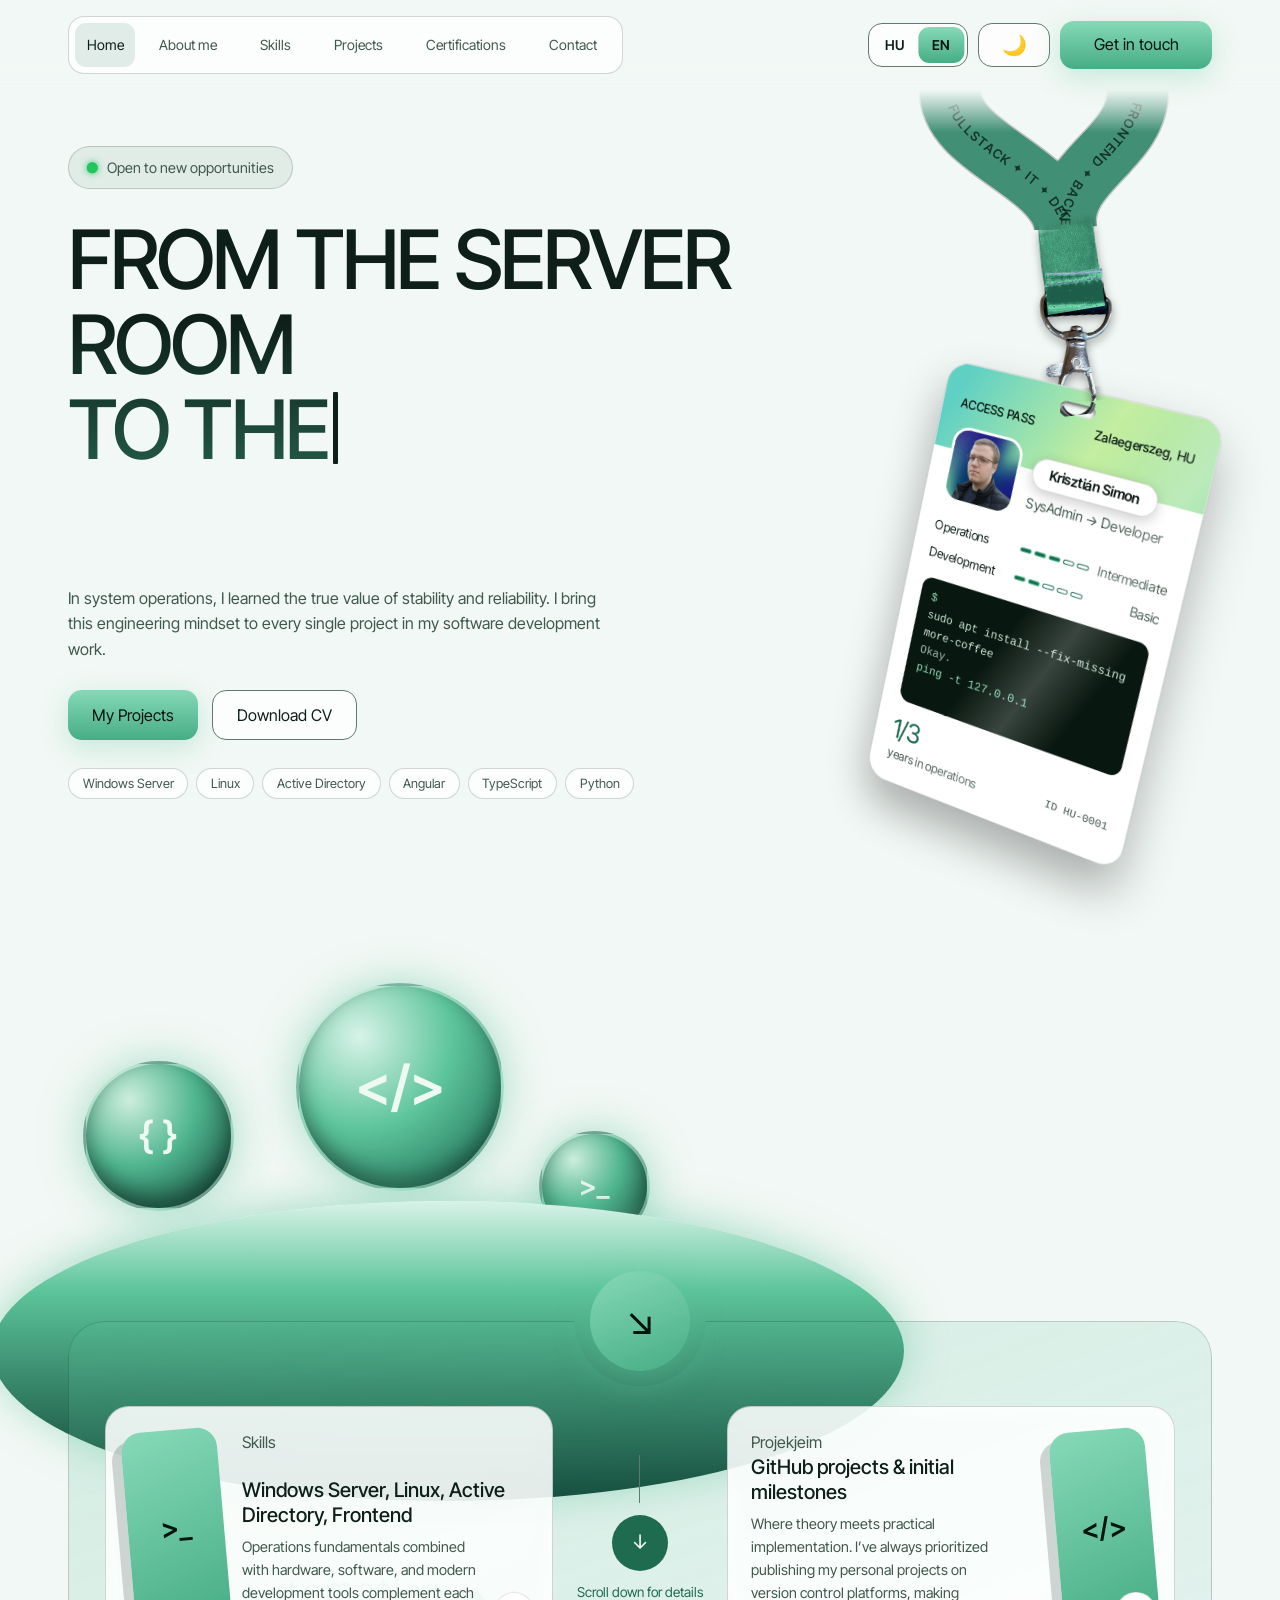
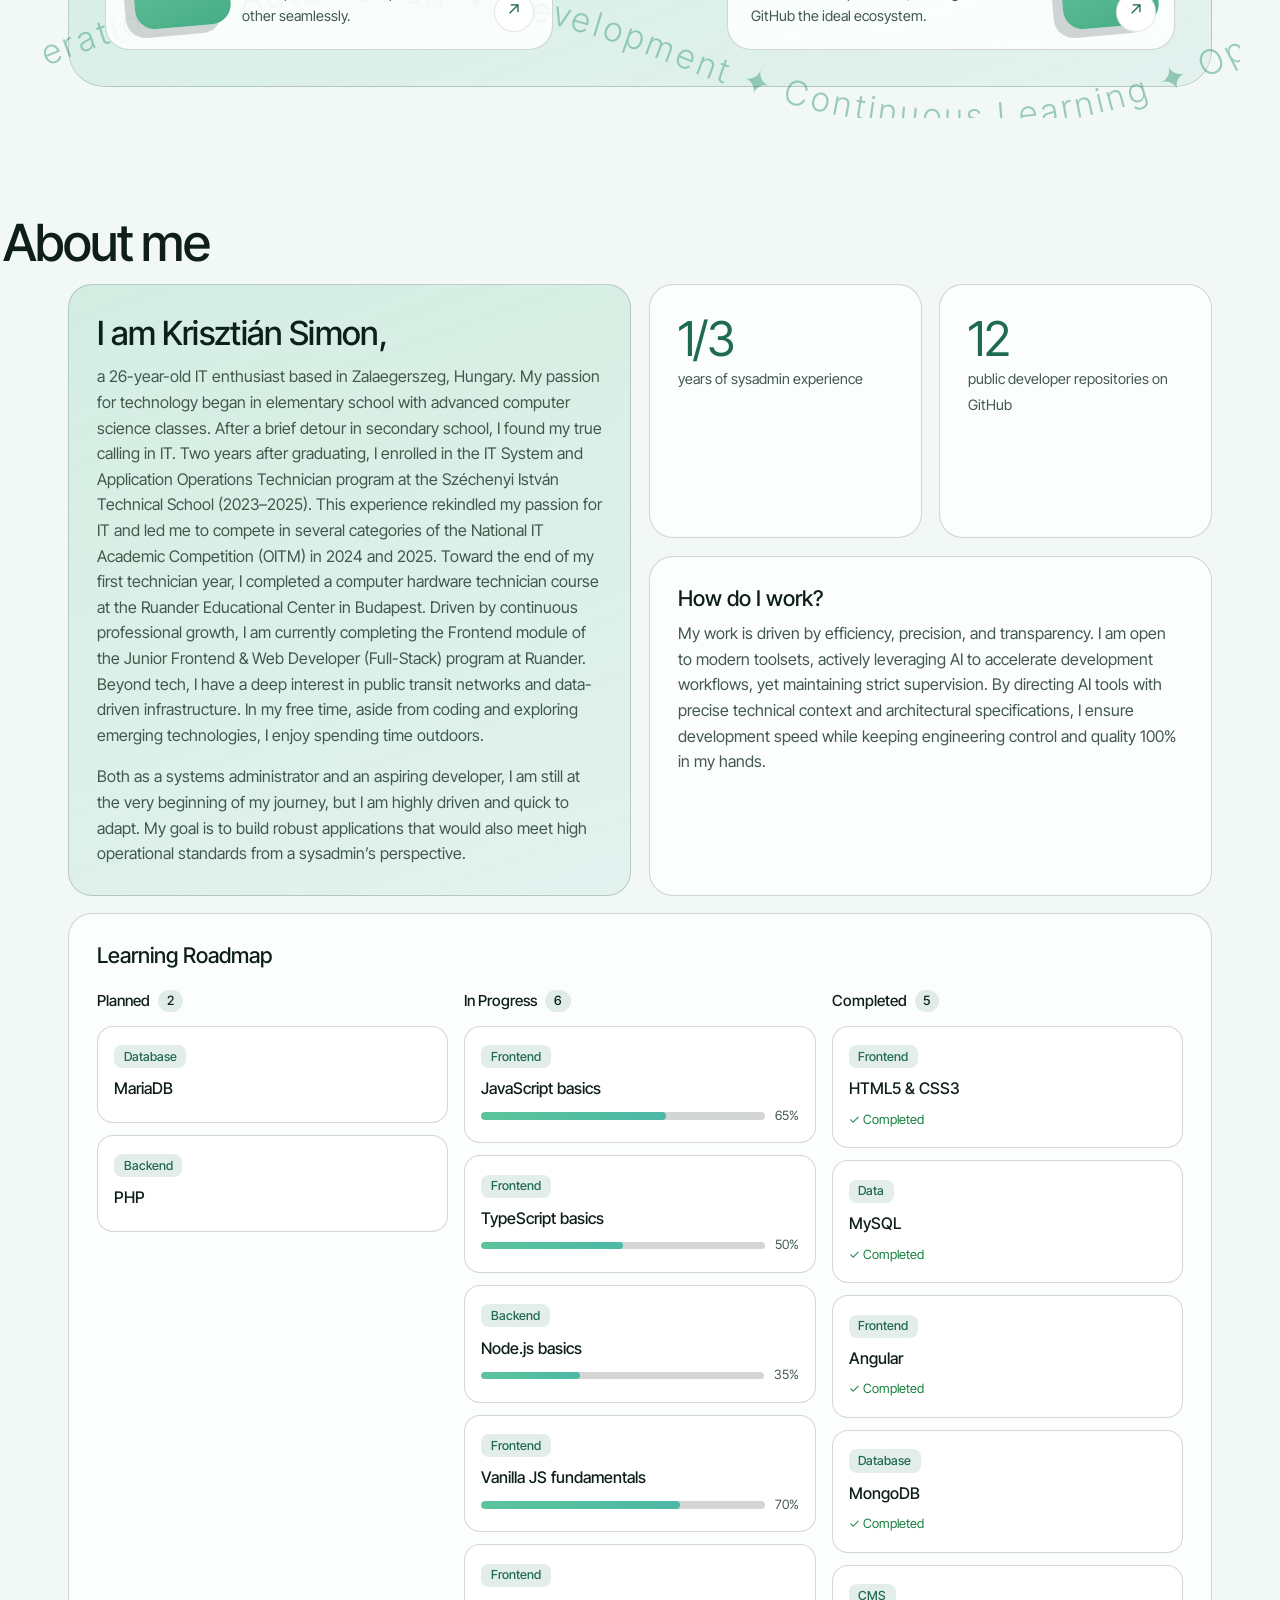
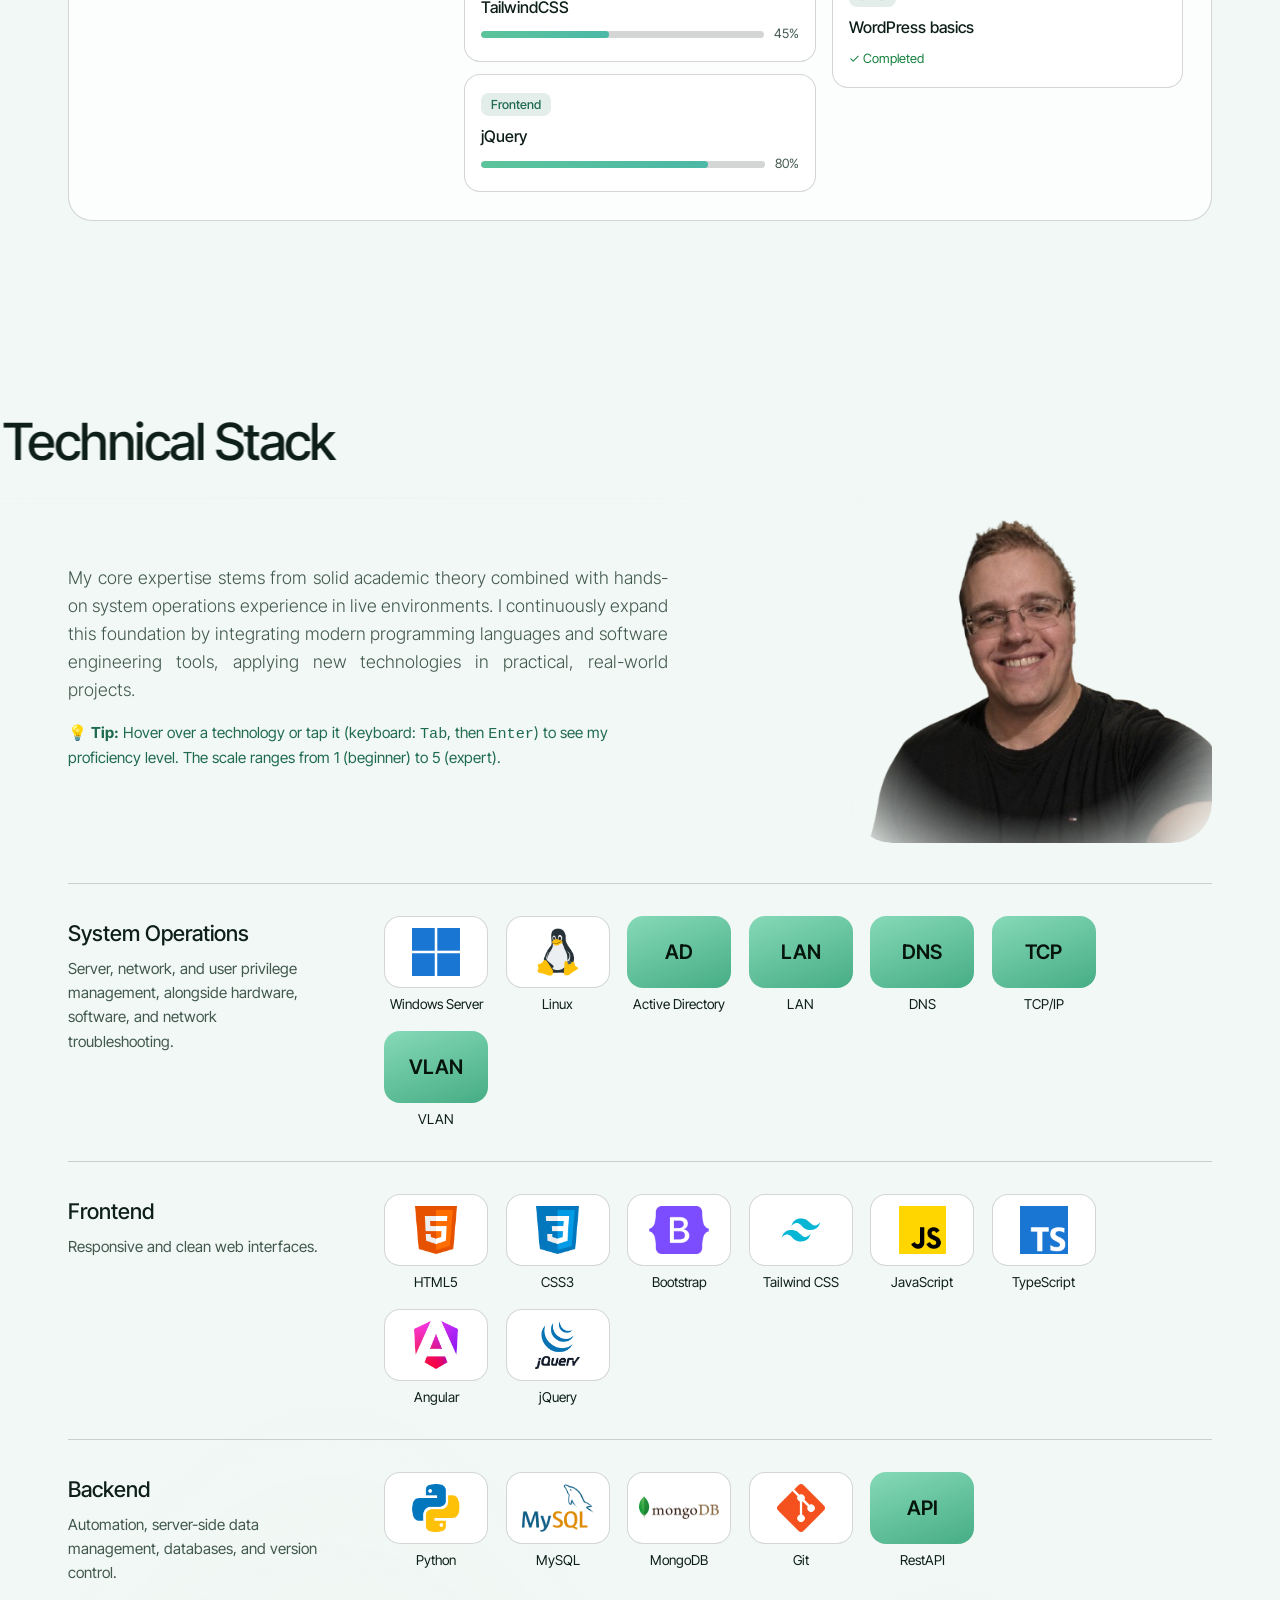
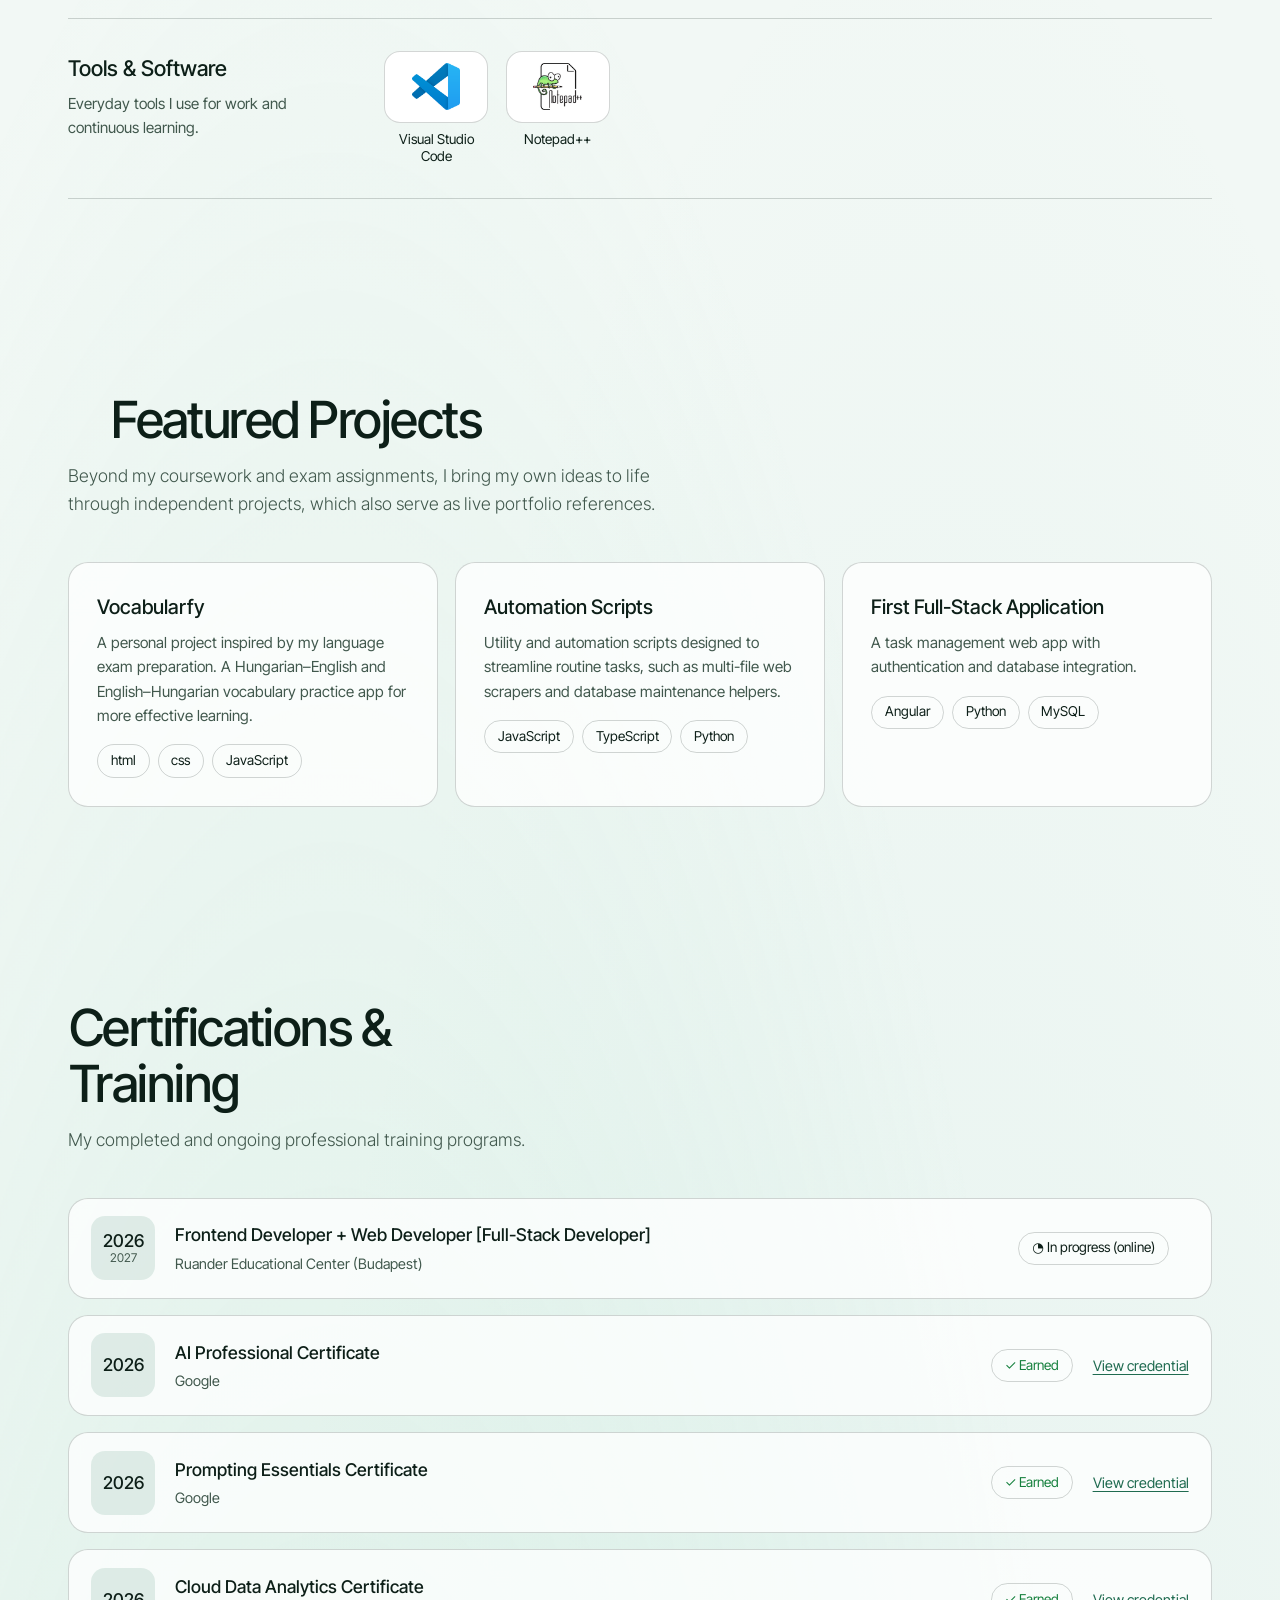
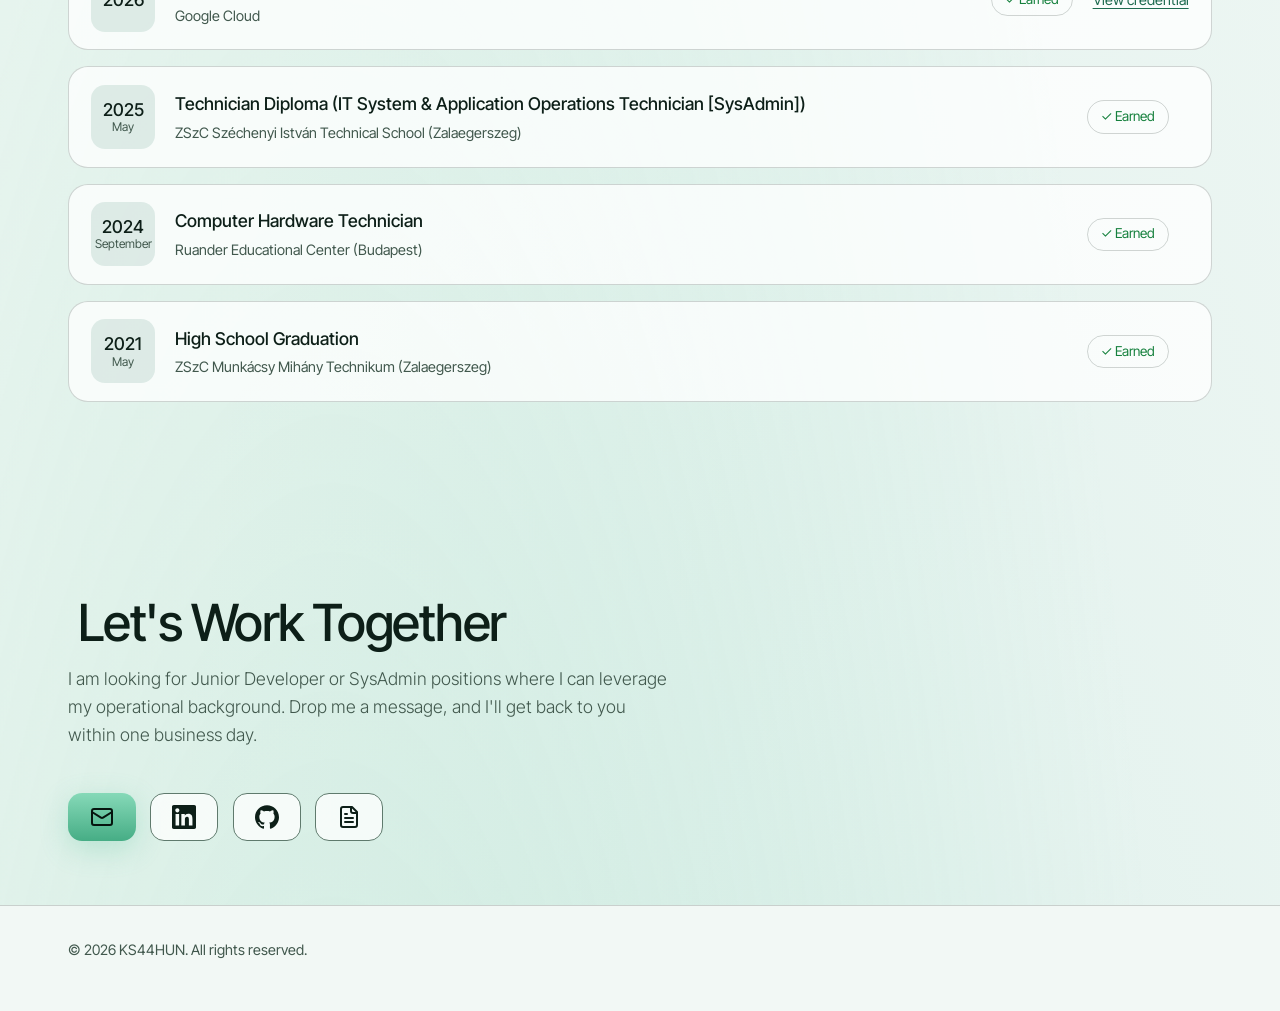
<file: index.html>
<!DOCTYPE html>
<html lang="hu">
<head>
<meta charset="utf-8">
<meta name="viewport" content="width=device-width, initial-scale=1, viewport-fit=cover">
<meta name="color-scheme" content="light dark">
<title>Simon Krisztián – Rendszergazda, full-stack tanuló</title>
<link rel="preconnect" href="https://fonts.googleapis.com">
<link href="https://fonts.googleapis.com/css2?family=Inter+Tight:wght@300;400;500;600&display=swap" rel="stylesheet">
<link rel="stylesheet" href="css/tokens.css">
<link rel="stylesheet" href="css/base.css">
<link rel="stylesheet" href="css/header.css">
<link rel="stylesheet" href="css/buttons.css">
<link rel="stylesheet" href="css/hero.css">
<link rel="stylesheet" href="css/lanyard.css">
<link rel="stylesheet" href="css/coins.css">
<link rel="stylesheet" href="css/bridge.css">
<link rel="stylesheet" href="css/sections.css">
<link rel="stylesheet" href="css/skills.css">
<link rel="stylesheet" href="css/about.css">
<link rel="stylesheet" href="css/certificates.css">
<link rel="stylesheet" href="css/contact-footer.css">
<link rel="stylesheet" href="css/responsive.css">
<link rel="stylesheet" href="css/enhancements.css?v=20261016e">
<link rel="stylesheet" href="css/finishing.css?v=20261017c">
<script>if(!matchMedia("(prefers-reduced-motion: reduce)").matches)document.documentElement.classList.add("ks-tw");</script>
</head>
<body>
<a class="skip" href="#main">Ugrás a tartalomhoz</a>
<header><div class="wrap nav">
  <nav aria-label="Fő menü"><ul>
    <li><a href="#main" aria-current="true">Kezdőlap</a></li>
    <li><a href="#rolam">Rólam</a></li>
    <li><a href="#skillek">Tudásom</a></li>
    <li><a href="#projektek">Projektek</a></li>
    <li><a href="#tanusitvanyok">Tanúsítványok</a></li>
    <li><a href="#kapcsolat">Kapcsolat</a></li>
  </ul></nav>
  <div class="tools"><div class="lang" role="group" aria-label="Nyelv / Language"><button type="button" lang="hu" data-l="hu" aria-label="Magyar" aria-pressed="true">HU</button><button type="button" lang="en" data-l="en" aria-label="English" aria-pressed="false">EN</button></div><button class="btn" id="tgl" type="button" aria-label="Téma váltása">🌙</button><a class="btn pri" href="#kapcsolat">Keress bizalommal</a></div>
</div></header>

<main id="main" tabindex="-1">
<div class="hero"><div class="wrap">
  <div class="grid">
    <div class="ks-hero-copy">
      <span class="pill"><b aria-hidden="true">●</b> Új munkalehetőségre nyitott</span>
      <h1><span>A szerverszobától</span><span>a</span><span>végfelhasználói élményig.</span></h1>
      <p class="ks-lead">Az üzemeltetésben megtanultam a stabilitás és megbízhatóság árát. Ezt a szemléletet hozom át minden egyes projektemben a fejlesztői munkámban.</p>
      <div class="cta links"><a class="btn pri" href="#projektek">Projektjeim</a><a class="btn" href="https://drive.google.com/drive/folders/1TiW7q5vzQs0TuEX45vZmcIbliu17Bi99">Önéletrajz letöltése</a></div>
      <ul class="ks-stack" aria-label="Fő technológiák"><li>Windows Server</li><li>Linux</li><li>Active Directory</li><li>Angular</li><li>TypeScript</li><li>Python</li></ul>
    </div>
    <div class="side">
      <div class="lanyard" id="lanyard">
        <svg class="strap" viewBox="0 0 100 140" preserveAspectRatio="none" aria-hidden="true" focusable="false">
          <path class="eg" data-s="l" d="M22 0L50 140"/><path class="eg" data-s="r" d="M78 0L50 140"/>
          <path class="rb" id="sl" data-s="l" d="M22 0L50 140"/><path class="rb" id="sr" data-s="r" d="M78 0L50 140"/>
          <text dy="4.5"><textPath href="#sl" startOffset="8%">FULLSTACK ✦ IT ✦ DEV</textPath></text>
          <text dy="4.5"><textPath href="#sr" startOffset="8%">FRONTEND ✦ BACKEND ✦ SYSADMIN</textPath></text>
        </svg>
        <div class="hang" id="hang">
          <span class="hw" aria-hidden="true"></span><span class="hw3" aria-hidden="true"></span><span class="hw2" aria-hidden="true"></span>
          <div class="cj">
          <div class="badge" role="group" aria-label="Szakmai belépőkártya">
            <span class="slot" aria-hidden="true"></span>
            <div class="bh"><span>ACCESS PASS</span><span>Zalaegerszeg, HU</span></div>
            <div class="id"><div class="ph"><span class="ini" aria-hidden="true">NI</span><img src="assets/img/profil.png" alt="Simon Krisztián" onerror="this.remove()"></div><div class="who"><strong><span class="nm-hu" lang="hu">Simon Krisztián</span><span class="nm-en" lang="en">Krisztián Simon</span></strong><span>Rendszergazda <span style="display:inline" aria-hidden="true">→</span><span class="sr">, majd</span> fejlesztő</span></div></div>
            <ul class="acc" aria-label="Szakmai szintek">
              <li><span>Üzemeltetés</span><span class="pips" aria-hidden="true"><i class="on"></i><i class="on"></i><i class="on"></i><i></i><i></i></span><em>Középszint</em></li>
              <li><span>Fejlesztés</span><span class="pips" aria-hidden="true"><i class="on"></i><i class="on"></i><i></i><i></i><i></i></span><em>Alapszint</em></li>
            </ul>
            <div class="term"><span class="pr">$</span> sudo apt install --fix-missing more-coffee<br><span class="out">Okay.</span><br><span class="pr">ping -t 127.0.0.1</span><br><span class="out"></span></div>
            <div class="bs"><div><b>1/3</b><span>év üzemeltetés</span></div>
            <div class="ft"><span class="bc" aria-hidden="true"></span><code>ID HU-0001</code></div>
          </div></div>
        </div>
      </div>
    </div>
  </div>
  <div class="coins" aria-hidden="true">
    <div class="coin c1">{ }</div><div class="coin c2">&lt;/&gt;</div><div class="coin c3">&gt;_</div>
    <div class="arc"></div>
  </div>
</div></div>

<section class="bridge" aria-labelledby="gyors"><div class="wrap">
  <h2 id="gyors" class="sr">Gyors elérés</h2>
  <svg class="curve" viewBox="0 0 1200 200" aria-hidden="true" focusable="false"><path id="cp" d="M-40 150 Q 300 -10 640 130 T 1260 90" fill="none"/><text><textPath href="#cp" id="mq">Üzemeltetés ✦ Automatizálás ✦ Fejlesztés ✦ Tanulás ✦&#160;Üzemeltetés ✦ Automatizálás ✦ Fejlesztés ✦ Tanulás ✦&#160;Üzemeltetés ✦ Automatizálás ✦ Fejlesztés ✦ Tanulás ✦&#160;</textPath></text></svg>
  <a class="go" href="#rolam" aria-label="Tovább a bemutatkozáshoz"><span aria-hidden="true">↘</span></a>
  <div class="panel">
    <a class="mini" href="#skillek"><div class="tile" aria-hidden="true">&gt;_</div><div class="tx"><h3>Tudásom</h3><div><strong>Windows Server, Linux, Active Directory, Frontend</strong><p>Az üzemeltetői alapok a hardveres és a szoftveres, valamint a fejlesztői eszközökkel párosítva kiegészítik egymást.</p></div></div><span class="arw" aria-hidden="true">↗</span></a>
    <div class="mid" aria-hidden="true"><b>↓</b>Görgess lejjebb a részletekért</div>
    <a class="mini" href="#projektek"><div class="tx"><h3>Projekjeim</h3><div><strong>GitHub projektek, első szárnybontogatások</strong><p>Ahol a tanulás a gyakorlatban is látszik. Mindig is fontosnak tartottam, hogy a saját projetjeimet közzétegyem verziókezelő platformon. Erre a GitHub egy tökéletes megoldás.</p></div></div><div class="tile" aria-hidden="true">&lt;/&gt;</div><span class="arw" aria-hidden="true">↗</span></a>
  </div>
</div>
</section>

<section id="rolam" aria-labelledby="h-rolam"><div class="wrap">
  <h2 id="h-rolam">Rólam röviden</h2>
  <div class="bento">
<div class="bx big"><h3>Simon Krisztián vagyok,</h3><p><span class="tr-about">26 éves, zalaegerszegi lakos. Az infromatika iránti érdeklődésem még általános iskolai tanulmányaim során kezdődött mindazzal, hogy emelt szintű informatikai órákra jártam. Egy kis középiskolai kitérő után rájöttem arra, hogy az IT-ben van az én utam. Ennek eredményeképpen az érettségim után 2 évvel beiratkoztam a Zalaegerszegi Szakképzési Centrum Széchenyi István Technikumába az új képzési rendszerben indul Rendszer- és Alkalmazásüzemeltető technikusi szakra 2023 és 2025 között. Az ott elsajított tudás egy remek kiindulási alap volt arra, hogy újra megszeretette velem az informatikát. Az elsajátított tudást szakmai versenyeken is kamatoztattam: 2024 és 2025-ben részt vettem az OITM (Országos Informatikai Tanulmányi Megmérettetésen) több kategóriában. A technikusi első évének végén a budapesti Ruander Oktatási Központban elvégeztem a számítógépszerői tanfolyamot. A szakmai és a személyes fejlődés jegyében szintén a Ruanderben tanulok ezúttal Junior Frontend + Webfejlesztő (Full stack) képzést, amelynek a Frontend moduljának a végén járok. Az informatika mellett mindig is szívügyemnek tekintettem a tömegközlekedést és az mögött álló adatokon alapuló infrastruktúrát. Szabadidőmben a kódolás és az új tippek, trükkök, technológiai megoldások nyomonkövetése mellett szeretek kimozdulni a szabadba is a számítógépek mellől.</span></p><p>Mind rendszergazdaként, mind fejlesztővé avanzsálva még nagyon az út elején járok, de lelkes és tanulékony vagyok. Olyan alkalmazásokat szeretnék építeni, amelyek üzemeltetőként is jól működnének.</p>
</div>
<div class="bx st"><b>1/3</b><span>év rendszergazdai tapasztalat</span></div>
<div class="bx st"><b>12</b><span>saját fejlesztői repository GitHub-on</span></div>
<div class="bx att"><h3>Hogyan is dolgozom?</h3><p>Munkámat a hatékonyság, a precizitás és az átláthatóság jellemzi. Nyitott vagyok a legújabb technológiákra: az AI-t aktívan használom a fejlesztés pörgetésére, de sosem adok neki 100% szabadságot. Részletes, pontos szakmai kontextussal és architekturális specifikációkkal irányítom az eszközt – így az AI gyorsítja a munkát, a mérnöki kontroll és a minőség viszont 100%-ban az én kezemben marad.</p></div>
<div class="bx board"><h3>Tanulási tábla</h3><div class="cols"><div class="col"><h4>Tervezett <span class="n">2</span></h4><ul><li class="kc"><span class="tg">Adatbázis</span><strong>MariaDB</strong></li><li class="kc"><span class="tg">Backend</span><strong>PHP</strong></li></ul></div><div class="col"><h4>Tanulom <span class="n">6</span></h4><ul><li class="kc"><span class="tg">Frontend</span><strong>JavaScript alapok</strong><div class="pr"><div class="bar" role="progressbar" aria-label="JavaScript alapok haladás" aria-valuemin="0" aria-valuemax="100" aria-valuenow="65"><i style="width:65%"></i></div><span>65%</span></div></li><li class="kc"><span class="tg">Frontend</span><strong>TypeScript alapok</strong><div class="pr"><div class="bar" role="progressbar" aria-label="TypeScript alapok haladás" aria-valuemin="0" aria-valuemax="100" aria-valuenow="50"><i style="width:50%"></i></div><span>50%</span></div></li><li class="kc"><span class="tg">Backend</span><strong>Node.js alapok</strong><div class="pr"><div class="bar" role="progressbar" aria-label="Node.js alapok haladás" aria-valuemin="0" aria-valuemax="100" aria-valuenow="35"><i style="width:35%"></i></div><span>35%</span></div></li><li class="kc"><span class="tg">Frontend</span><strong>Vanilla JS alapok</strong><div class="pr"><div class="bar" role="progressbar" aria-label="Vanilla JS alapok haladás" aria-valuemin="0" aria-valuemax="100" aria-valuenow="70"><i style="width:70%"></i></div><span>70%</span></div></li><li class="kc"><span class="tg">Frontend</span><strong>TailwindCSS</strong><div class="pr"><div class="bar" role="progressbar" aria-label="TailwindCSS haladás" aria-valuemin="0" aria-valuemax="100" aria-valuenow="45"><i style="width:45%"></i></div><span>45%</span></div></li><li class="kc"><span class="tg">Frontend</span><strong>jQuery</strong><div class="pr"><div class="bar" role="progressbar" aria-label="jQuery haladás" aria-valuemin="0" aria-valuemax="100" aria-valuenow="80"><i style="width:80%"></i></div><span>80%</span></div></li></ul></div><div class="col"><h4>Kész <span class="n">5</span></h4><ul><li class="kc"><span class="tg">Frontend</span><strong>HTML 5 és CSS 3</strong><span class="dn">✓ Kész</span></li><li class="kc"><span class="tg">Adatok</span><strong>MySQL</strong><span class="dn">✓ Kész</span></li><li class="kc"><span class="tg">Frontend</span><strong>Angular</strong><span class="dn">✓ Kész</span></li><li class="kc"><span class="tg">Adatbázis</span><strong>MongoDB</strong><span class="dn">✓ Kész</span></li><li class="kc"><span class="tg">CMS</span><strong>WordPress alapok</strong><span class="dn">✓ Kész</span></li></ul></div></div></div>
  </div>
</div>
</section>

<section id="skillek" aria-labelledby="h-skill"><div class="wrap"><h2 id="h-skill">Amivel dolgozom</h2><div style="display:grid;grid-template-columns:1fr auto;gap:2rem;align-items:center;margin-bottom:2rem;"><div><p class="lead" style="text-align:justify;margin-bottom:1rem;">A munkám alapját az iskolapadban elsajátított elmélet és az éles környezetben szerzett rendszerüzemeltetési tapasztalatom adja. Erre építem rá lépésről lépésre és bővítettem a fejlesztői tudásomat a már meglévő eszköztárral – újabb programozási nyelvekkel és modern szoftverekkel bővítve. A megszerzett tudást folyamatosan mélyítem, az új technológiákat pedig a tanulás mellett éles projektekben is aktívan alkalmazom.</p><p class="hint" style="margin:0;">💡 <b>Tipp:</b> Vidd az egeret / kurzort egy technológia fölé, vagy koppints rá (billentyűzettel: <code>Tab</code>, majd <code>Enter</code>), és megmutatom, milyen szinten használom. A skála 1-től (ismerkedem) 5-ig (szakértő) tart.</p></div><div style="flex-shrink:0;text-align:center;"><img src="assets/img/profil2.png" alt="Simon Krisztián" style="width:360px;height:360px;object-fit:cover;object-position:50% 20%;border-radius:40px;mask-image:radial-gradient(circle at center, black 60%, transparent 100%);-webkit-mask-image:radial-gradient(circle at center, black 60%, transparent 100%);box-shadow:0 16px 48px rgba(0,0,0,0.5);"></div></div><div class="skills"><div class="skill"><div><h3>Rendszerüzemeltetés</h3><p>Szerverek, hálózat és felhasználók jogosultságainak kezelése, valamint hardveres, szoftveres és hálózati hibaelhárítás.</p></div><ul class="logos"><li><button type="button" class="sk"><span class="lg"><img src="assets/img/windows-server.png" alt=""><span class="lv" aria-hidden="true"><b>Középszint</b><span class="pips"><i class="on"></i><i class="on"></i><i class="on"></i><i></i><i></i></span></span></span><span class="nm">Windows Server</span><span class="sr">, szint: Középszint, 3 az 5-ből</span></button></li><li><button type="button" class="sk"><span class="lg"><img src="assets/img/linux.png" alt=""><span class="lv" aria-hidden="true"><b>Középszint</b><span class="pips"><i class="on"></i><i class="on"></i><i class="on"></i><i></i><i></i></span></span></span><span class="nm">Linux</span><span class="sr">, szint: Középszint, 3 az 5-ből</span></button></li><li><button type="button" class="sk"><span class="lg txt" aria-hidden="true">AD<span class="lv" aria-hidden="true"><b>Alapszint</b><span class="pips"><i class="on"></i><i class="on"></i><i></i><i></i><i></i></span></span></span><span class="nm">Active Directory</span><span class="sr">, szint: Alapszint, 2 az 5-ből</span></button></li><li><button type="button" class="sk"><span class="lg txt" aria-hidden="true">LAN<span class="lv" aria-hidden="true"><b>Alapszint</b><span class="pips"><i class="on"></i><i class="on"></i><i></i><i></i><i></i></span></span></span><span class="nm">LAN</span><span class="sr">, szint: Alapszint, 2 az 5-ből</span></button></li><li><button type="button" class="sk"><span class="lg txt" aria-hidden="true">DNS<span class="lv" aria-hidden="true"><b>Alapszint</b><span class="pips"><i class="on"></i><i class="on"></i><i></i><i></i><i></i></span></span></span><span class="nm">DNS</span><span class="sr">, szint: Alapszint, 2 az 5-ből</span></button></li><li><button type="button" class="sk"><span class="lg txt" aria-hidden="true">TCP<span class="lv" aria-hidden="true"><b>Alapszint</b><span class="pips"><i class="on"></i><i class="on"></i><i></i><i></i><i></i></span></span></span><span class="nm">TCP/IP</span><span class="sr">, szint: Alapszint, 2 az 5-ből</span></button></li><li><button type="button" class="sk"><span class="lg txt" aria-hidden="true">VLAN<span class="lv" aria-hidden="true"><b>Alapszint</b><span class="pips"><i class="on"></i><i class="on"></i><i></i><i></i><i></i></span></span></span><span class="nm">VLAN</span><span class="sr">, szint: Alapszint, 2 az 5-ből</span></button></li></ul></div><div class="skill"><div><h3>Frontend</h3><p>Reszponzív, átlátható webes felületek.</p></div><ul class="logos"><li><button type="button" class="sk"><span class="lg"><img src="assets/img/html5.png" alt=""><span class="lv" aria-hidden="true"><b>Haladó</b><span class="pips"><i class="on"></i><i class="on"></i><i class="on"></i><i class="on"></i><i></i></span></span></span><span class="nm">HTML5</span><span class="sr">, szint: Haladó, 4 az 5-ből</span></button></li><li><button type="button" class="sk"><span class="lg"><img src="assets/img/css3.png" alt=""><span class="lv" aria-hidden="true"><b>Haladó</b><span class="pips"><i class="on"></i><i class="on"></i><i class="on"></i><i class="on"></i><i></i></span></span></span><span class="nm">CSS3</span><span class="sr">, szint: Haladó, 4 az 5-ből</span></button></li><li><button type="button" class="sk"><span class="lg"><img src="assets/img/bootstrap.png" alt=""><span class="lv" aria-hidden="true"><b>Szakértő</b><span class="pips"><i class="on"></i><i class="on"></i><i class="on"></i><i class="on"></i><i class="on"></i></span></span></span><span class="nm">Bootstrap</span><span class="sr">, szint: Szakértő, 5 az 5-ből</span></button></li><li><button type="button" class="sk"><span class="lg"><img src="assets/img/tailwindcss.svg" alt=""><span class="lv" aria-hidden="true"><b>Alapszint</b><span class="pips"><i class="on"></i><i class="on"></i><i></i><i></i><i></i></span></span></span><span class="nm">Tailwind CSS</span><span class="sr">, szint: Alapszint, 2 az 5-ből</span></button></li><li><button type="button" class="sk"><span class="lg"><img src="assets/img/javascript.png" alt=""><span class="lv" aria-hidden="true"><b>Középszint</b><span class="pips"><i class="on"></i><i class="on"></i><i class="on"></i><i></i><i></i></span></span></span><span class="nm">JavaScript</span><span class="sr">, szint: Középszint, 3 az 5-ből</span></button></li><li><button type="button" class="sk"><span class="lg"><img src="assets/img/typescript.png" alt=""><span class="lv" aria-hidden="true"><b>Középszint</b><span class="pips"><i class="on"></i><i class="on"></i><i class="on"></i><i></i><i></i></span></span></span><span class="nm">TypeScript</span><span class="sr">, szint: Középszint, 3 az 5-ből</span></button></li><li><button type="button" class="sk"><span class="lg"><img src="assets/img/angular.png" alt=""><span class="lv" aria-hidden="true"><b>Haladó</b><span class="pips"><i class="on"></i><i class="on"></i><i class="on"></i><i class="on"></i><i></i></span></span></span><span class="nm">Angular</span><span class="sr">, szint: Haladó, 4 az 5-ből</span></button></li><li><button type="button" class="sk"><span class="lg"><img src="assets/img/jquery.png" alt=""><span class="lv" aria-hidden="true"><b>Alapszint</b><span class="pips"><i class="on"></i><i class="on"></i><i></i><i></i><i></i></span></span></span><span class="nm">jQuery</span><span class="sr">, szint: Alapszint, 2 az 5-ből</span></button></li></ul></div><div class="skill"><div><h3>Backend</h3><p>Automatizálás, szerveroldalon tárolt adatok, adatbázisok és a verziókezelés.</p></div><ul class="logos"><li><button type="button" class="sk"><span class="lg"><img src="assets/img/python.png" alt=""><span class="lv" aria-hidden="true"><b>Középszint</b><span class="pips"><i class="on"></i><i class="on"></i><i class="on"></i><i></i><i></i></span></span></span><span class="nm">Python</span><span class="sr">, szint: Középszint, 3 az 5-ből</span></button></li><li><button type="button" class="sk"><span class="lg"><img src="assets/img/mysql.png" alt=""><span class="lv" aria-hidden="true"><b>Középszint</b><span class="pips"><i class="on"></i><i class="on"></i><i class="on"></i><i></i><i></i></span></span></span><span class="nm">MySQL</span><span class="sr">, szint: Középszint, 3 az 5-ből</span></button></li><li><button type="button" class="sk"><span class="lg"><img src="assets/img/mongodb.png" alt=""><span class="lv" aria-hidden="true"><b>Haladó</b><span class="pips"><i class="on"></i><i class="on"></i><i class="on"></i><i class="on"></i><i></i></span></span></span><span class="nm">MongoDB</span><span class="sr">, szint: Haladó, 4 az 5-ből</span></button></li><li><button type="button" class="sk"><span class="lg"><img src="assets/img/git.png" alt=""><span class="lv" aria-hidden="true"><b>Szakértő</b><span class="pips"><i class="on"></i><i class="on"></i><i class="on"></i><i class="on"></i><i class="on"></i></span></span></span><span class="nm">Git</span><span class="sr">, szint: Szakértő, 5 az 5-ből</span></button></li><li><button type="button" class="sk"><span class="lg txt" aria-hidden="true">API<span class="lv" aria-hidden="true"><b>Alapszint</b><span class="pips"><i class="on"></i><i class="on"></i><i></i><i></i><i></i></span></span></span><span class="nm">RestAPI</span><span class="sr">, szint: Alapszint, 2 az 5-ből</span></button></li></ul></div><div class="skill"><div><h3>Használt szoftverek</h3><p>A napi munkámhoz és tanuláshoz használt eszközök.</p></div><ul class="logos"><li><div class="sk"><span class="lg"><img src="assets/img/visual-studio-code.png" alt=""></span><span class="nm">Visual Studio Code</span></div></li><li><div class="sk"><span class="lg"><img src="assets/img/notepad.png" alt=""></span><span class="nm">Notepad++</span></div></li></ul></div></div></div></section>

<section id="projektek" aria-labelledby="h-proj"><div class="wrap">
  <h2 id="h-proj">Kiemelt projektjeim</h2>
  <p class="lead">A rendszergazdai órai, valamint vizsgamunkáim mellett és egyéb tanulási projektek mellett saját ötleteimet is megvalósítom. Ezek egyúttal referenciamunkaként is szolgálnak.</p>
  <div class="g3">
    <a class="box" href="https://ks44hun.github.io/Vocabularfy/"><h3>Vocabularfy</h3><p>Saját fejlesztés, amely létrehozásához az nyelvigára való felkészülésem inspirálta. Magyar-Angol; Angol-Magyar szógykorló a hatékonyabb tanulás érdekében</p><ul class="tags"><li>html</li><li>css</li><li>JavaScript</li></ul></a>
    <a class="box" href="#"><h3>Automatizáló szkriptek</h3><p>A hatékonyabb munkavégzés előkészítése érdekében pl.: több fájl letöltése egy adott weboldalról, adatbázisok funkcionalitását elősegítő</p><ul class="tags"><li>JavaScript</li><li>TypeScript</li><li>Python</li></ul></a>
    <a class="box" href="#"><h3>Első full-stack alkalmazásom</h3><p>Teendőkezelő webapp bejelentkezéssel és adatbázissal.</p><ul class="tags"><li>Angular</li><li>Python</li><li>MySQL</li></ul></a>
  </div>
</div>
</section>

<section id="tanusitvanyok" aria-labelledby="h-cert"><div class="wrap">
  <h2 id="h-cert">Tanúsítványok és képzések</h2>
  <p class="lead">Elvégzett és folyamatban lévő képzéseim.</p>
  <ul class="certs">

  <li><div class="dt"><b>2026</b><span>2027</span></div><div class="ct"><h3>Frontend fejlesztő + Webfejlesztő [Full-Stack fejlesztő]</h3><p>Ruander Oktatási Központ (Budapest)</p></div><span class="status "><span aria-hidden="true">◔</span> Folyamatban (online)</span></li>
  <li><div class="dt"><b>2026</b></div><div class="ct"><h3>AI Professional Certificate</h3><p>Google</p></div><span class="status ok"><span aria-hidden="true">✓</span> Megszerezve</span><a class="ver" href="https://www.credly.com/badges/e6e61700-5942-4216-8a3d-beb5f9690956/linked_in_profile" aria-label="Igazolás megtekintése: Prompting Essentials Certificate">Igazolás megtekintése</a></li>
  <li><div class="dt"><b>2026</b></div><div class="ct"><h3>Prompting Essentials Certificate</h3><p>Google</p></div><span class="status ok"><span aria-hidden="true">✓</span> Megszerezve</span><a class="ver" href="https://www.credly.com/badges/30b0638a-a0ba-4c61-accf-bb9e2e941bd7/linked_in_profile" aria-label="Igazolás megtekintése: Prompting Essentials Certificate">Igazolás megtekintése</a></li>
  <li><div class="dt"><b>2026</b></div><div class="ct"><h3>Cloud Data Analytics Certificate</h3><p>Google Cloud</p></div><span class="status ok"><span aria-hidden="true">✓</span> Megszerezve</span><a class="ver" href="https://www.credly.com/badges/5bbb21fd-faa0-46b7-8ab1-0238de102fc1/linked_in_profile" aria-label="Igazolás megtekintése: Prompting Essentials Certificate">Igazolás megtekintése</a></li>
  <li><div class="dt"><b>2025</b><span>május</span></div><div class="ct"><h3>Technikusi oklevél (Informatikai rendszer- és alkalmazásüzemeltető technikus [Rendszergazda])</h3><p>ZSzC Széchenyi István Technikum (Zalaegerszeg)</p></div><span class="status ok"><span aria-hidden="true">✓</span> Megszerezve</span></li>
  <li><div class="dt"><b>2024</b><span>szeptember</span></div><div class="ct"><h3>Számítógépszerelő</h3><p>Ruander Oktatási Központ (Budapest)</p></div><span class="status ok"><span aria-hidden="true">✓</span> Megszerezve</span></li>
  <li><div class="dt"><b>2021</b><span>május</span></div><div class="ct"><h3>Érettségi</h3><p>ZSzC Munkácsy Mihány Technikum (Zalaegerszeg)</p></div><span class="status ok"><span aria-hidden="true">✓</span> Megszerezve</span></li>
  </ul>
</div></section>

<section id="kapcsolat" aria-labelledby="h-kapcs"><div class="wrap">
  <h2 id="h-kapcs">Dolgozzunk együtt</h2>
  <p class="lead">Junior fejlesztői vagy Sysadmin jellegű pozíciót keresek, ahol az üzemeltetői tapasztalatomat is hasznosítani tudom. Írj, és lehetőleg egy munkanapon belül válaszolok.</p>
  <div class="links">
    <a class="btn pri" href="mailto:krisz.smn@outlook.hu" aria-label="Email" title="Email"><svg class="ico" viewBox="0 0 24 24" fill="none" stroke="currentColor" stroke-width="2" stroke-linecap="round" stroke-linejoin="round" aria-hidden="true" focusable="false"><rect width="20" height="16" x="2" y="4" rx="2"/><path d="m22 7-8.97 5.7a1.94 1.94 0 0 1-2.06 0L2 7"/></svg></a>
    <a class="btn" href="https://www.linkedin.com/in/kriszti%C3%A1n-simon/" aria-label="LinkedIn" title="LinkedIn"><svg class="ico" viewBox="0 0 24 24" fill="currentColor" aria-hidden="true" focusable="false"><path d="M20.447 20.452h-3.554v-5.569c0-1.328-.027-3.037-1.852-3.037-1.853 0-2.136 1.445-2.136 2.939v5.667H9.351V9h3.414v1.561h.046c.477-.9 1.637-1.85 3.37-1.85 3.601 0 4.267 2.37 4.267 5.455v6.286zM5.337 7.433c-1.144 0-2.063-.926-2.063-2.065 0-1.138.92-2.063 2.063-2.063 1.14 0 2.064.925 2.064 2.063 0 1.139-.925 2.065-2.064 2.065zm1.782 13.019H3.555V9h3.564v11.452zM22.225 0H1.771C.792 0 0 .774 0 1.729v20.542C0 23.227.792 24 1.771 24h20.451C23.2 24 24 23.227 24 22.271V1.729C24 .774 23.2 0 22.222 0h.003z"/></svg></a>
    <a class="btn" href="https://github.com/ks44hun" aria-label="GitHub" title="GitHub"><svg class="ico" viewBox="0 0 24 24" fill="currentColor" aria-hidden="true" focusable="false"><path d="M12 .297c-6.63 0-12 5.373-12 12 0 5.303 3.438 9.8 8.205 11.385.6.113.82-.258.82-.577 0-.285-.01-1.04-.015-2.04-3.338.724-4.042-1.61-4.042-1.61C4.422 18.07 3.633 17.7 3.633 17.7c-1.087-.744.084-.729.084-.729 1.205.084 1.838 1.236 1.838 1.236 1.07 1.835 2.809 1.305 3.495.998.108-.776.417-1.305.76-1.605-2.665-.3-5.466-1.332-5.466-5.93 0-1.31.465-2.38 1.235-3.22-.135-.303-.54-1.523.105-3.176 0 0 1.005-.322 3.3 1.23.96-.267 1.98-.399 3-.405 1.02.006 2.04.138 3 .405 2.28-1.552 3.285-1.23 3.285-1.23.645 1.653.24 2.873.12 3.176.765.84 1.23 1.91 1.23 3.22 0 4.61-2.805 5.625-5.475 5.92.42.36.81 1.096.81 2.22 0 1.606-.015 2.896-.015 3.286 0 .315.21.69.825.57C20.565 22.092 24 17.592 24 12.297c0-6.627-5.373-12-12-12"/></svg></a>
    <a class="btn" href="https://drive.google.com/drive/folders/1TiW7q5vzQs0TuEX45vZmcIbliu17Bi99" aria-label="CV (PDF)" title="CV (PDF)"><svg class="ico" viewBox="0 0 24 24" fill="none" stroke="currentColor" stroke-width="2" stroke-linecap="round" stroke-linejoin="round" aria-hidden="true" focusable="false"><path d="M15 2H6a2 2 0 0 0-2 2v16a2 2 0 0 0 2 2h12a2 2 0 0 0 2-2V7Z"/><path d="M14 2v4a2 2 0 0 0 2 2h4"/><path d="M10 9H8"/><path d="M16 13H8"/><path d="M16 17H8"/></svg></a>
  </div>
</div>
</section>
</main>

<button id="back-to-top" type="button" aria-label="Vissza az oldal tetejére" title="Vissza az oldal tetejére" hidden><span class="back-to-top__icon" aria-hidden="true"><svg viewBox="0 0 24 24" width="19" height="19" fill="none" stroke="currentColor" stroke-width="2" stroke-linecap="round" stroke-linejoin="round"><path d="m6 14 6-6 6 6"/><path d="M12 8v11"/></svg></span></button>

<footer><div class="wrap">© 2026 KS44HUN. Minden jog fenntartva.</div></footer>

<script src="js/i18n-data.js?v=20261017fix2"></script>
<script src="js/i18n.js?v=20261017hero3"></script>
<script src="js/theme.js"></script>
<script src="js/nav.js?v=20261017fix2"></script>
<script src="js/skills.js"></script>
<script src="js/lanyard.js"></script>
<script src="js/marquee.js"></script>
<script src="js/main.js"></script>
<script src="js/enhancements.js?v=20261017hero3"></script>
<script src="js/back-to-top.js?v=20261017fix2"></script>
</body>
</html>
</file>
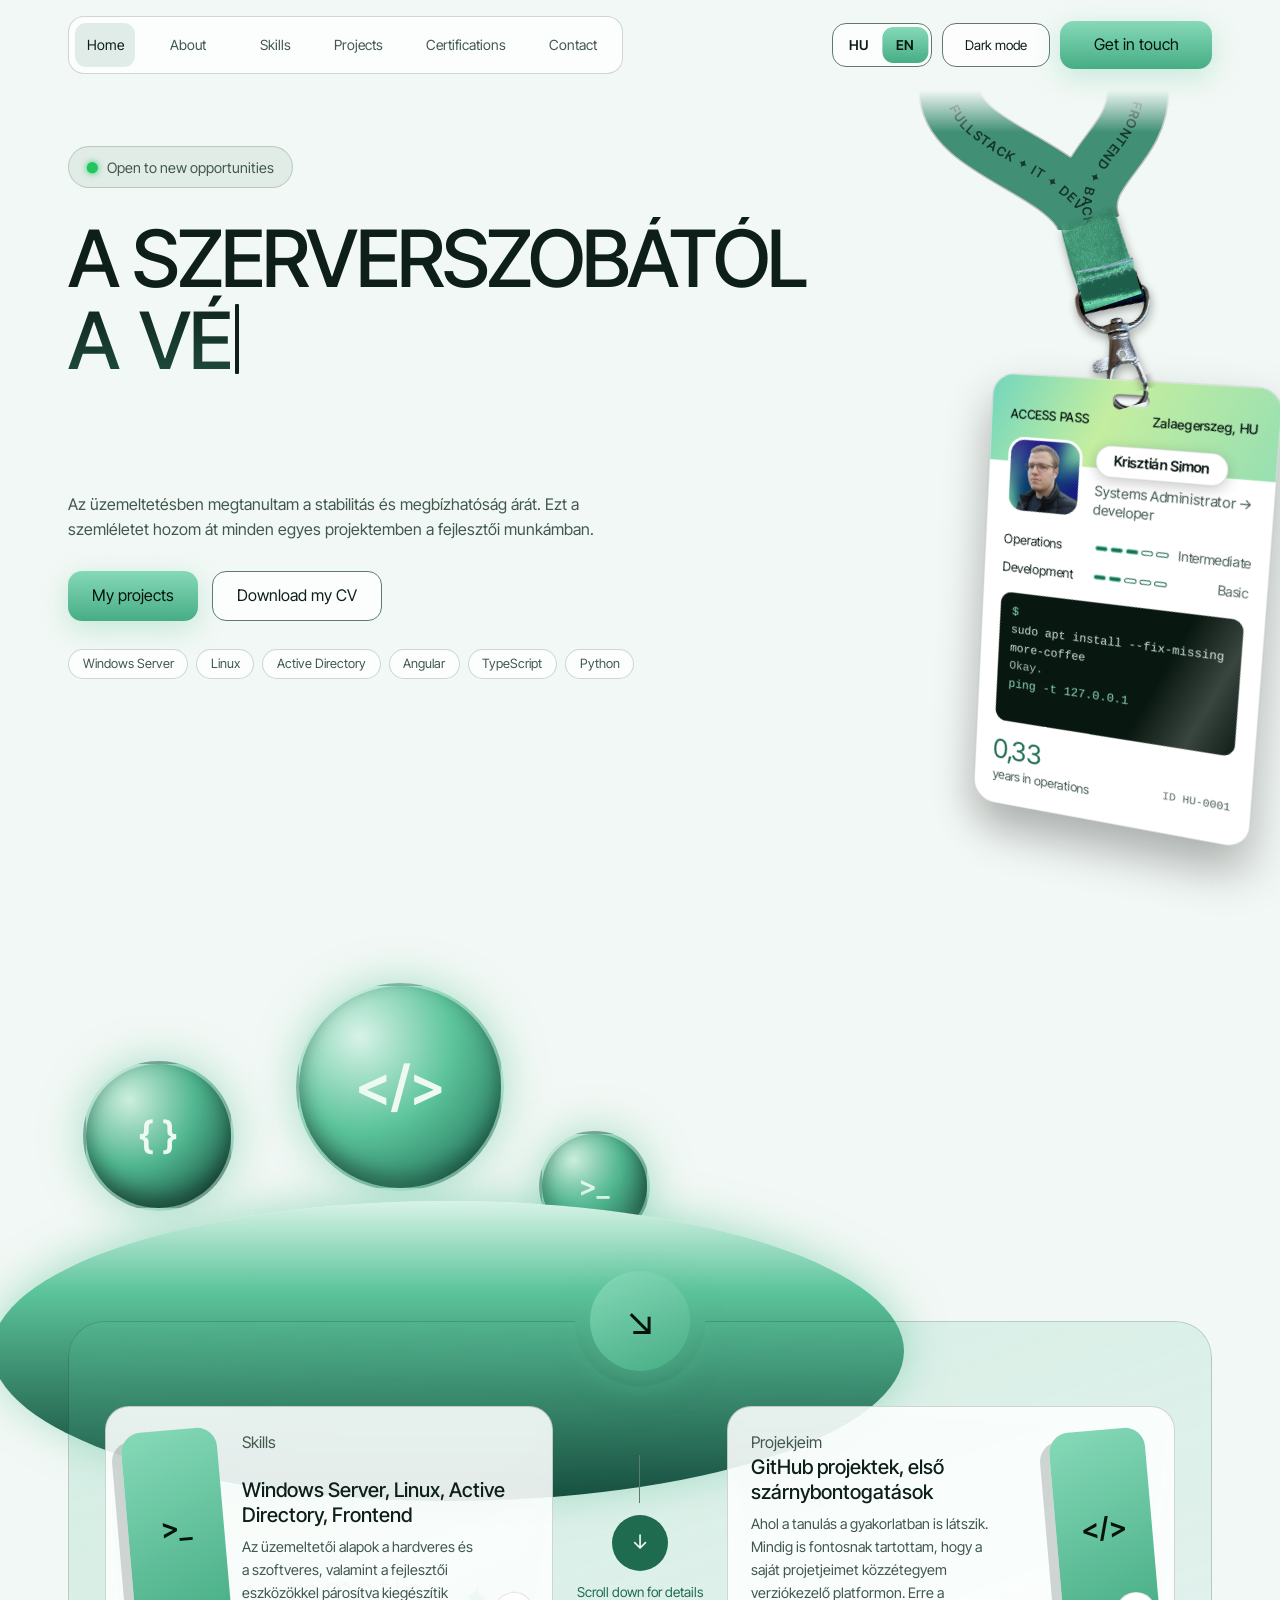
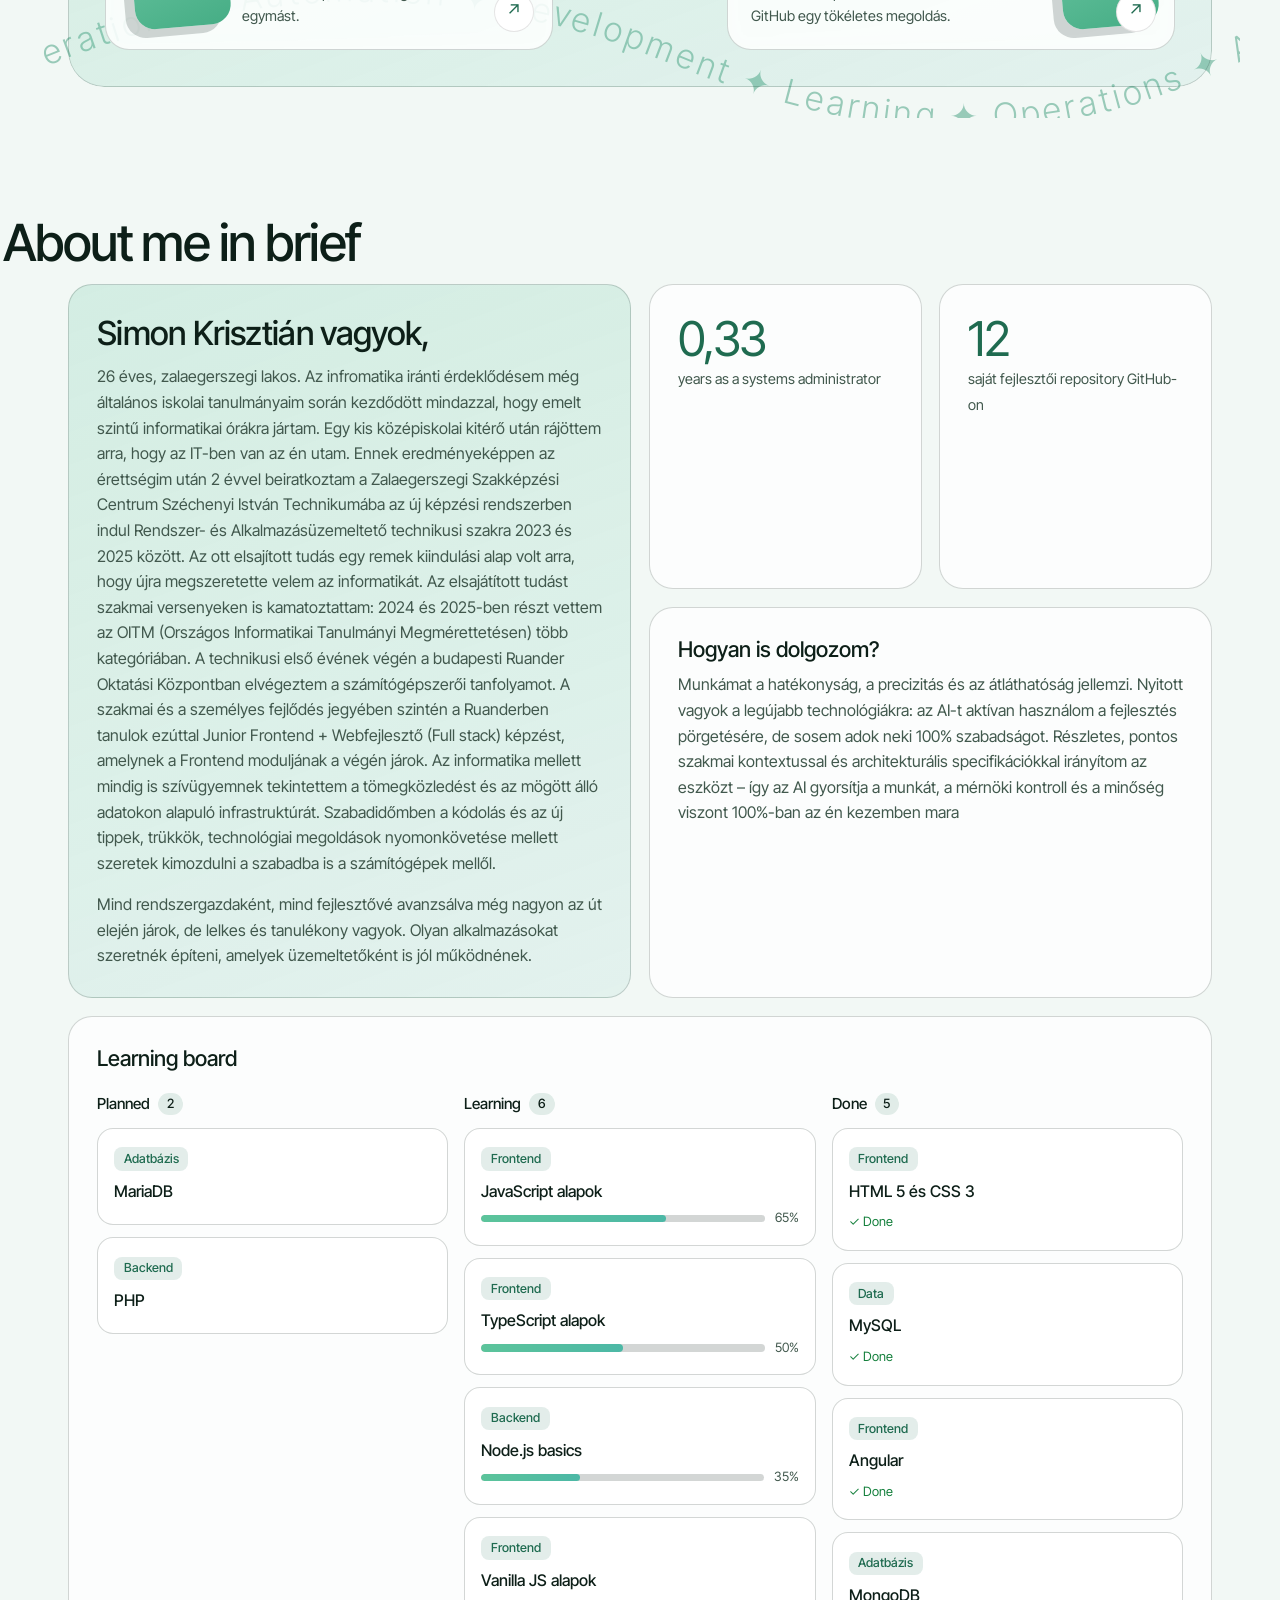
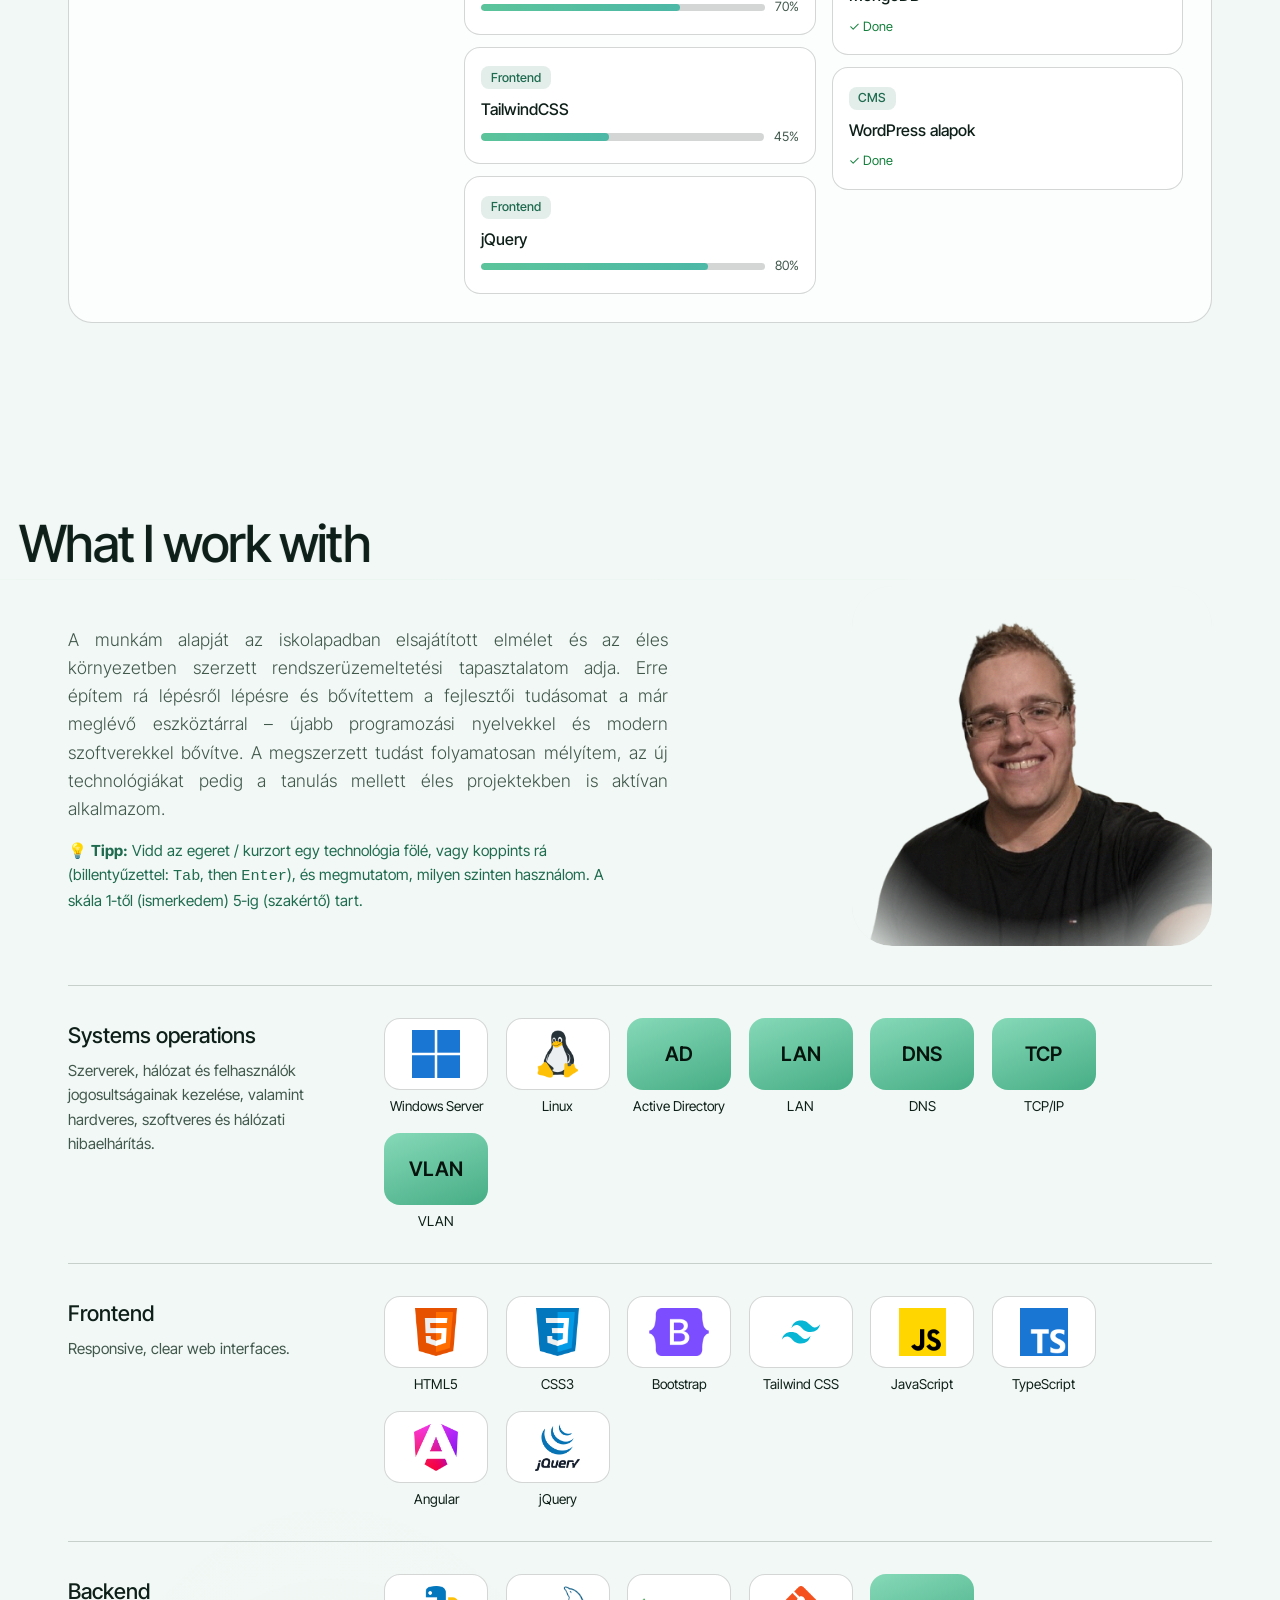
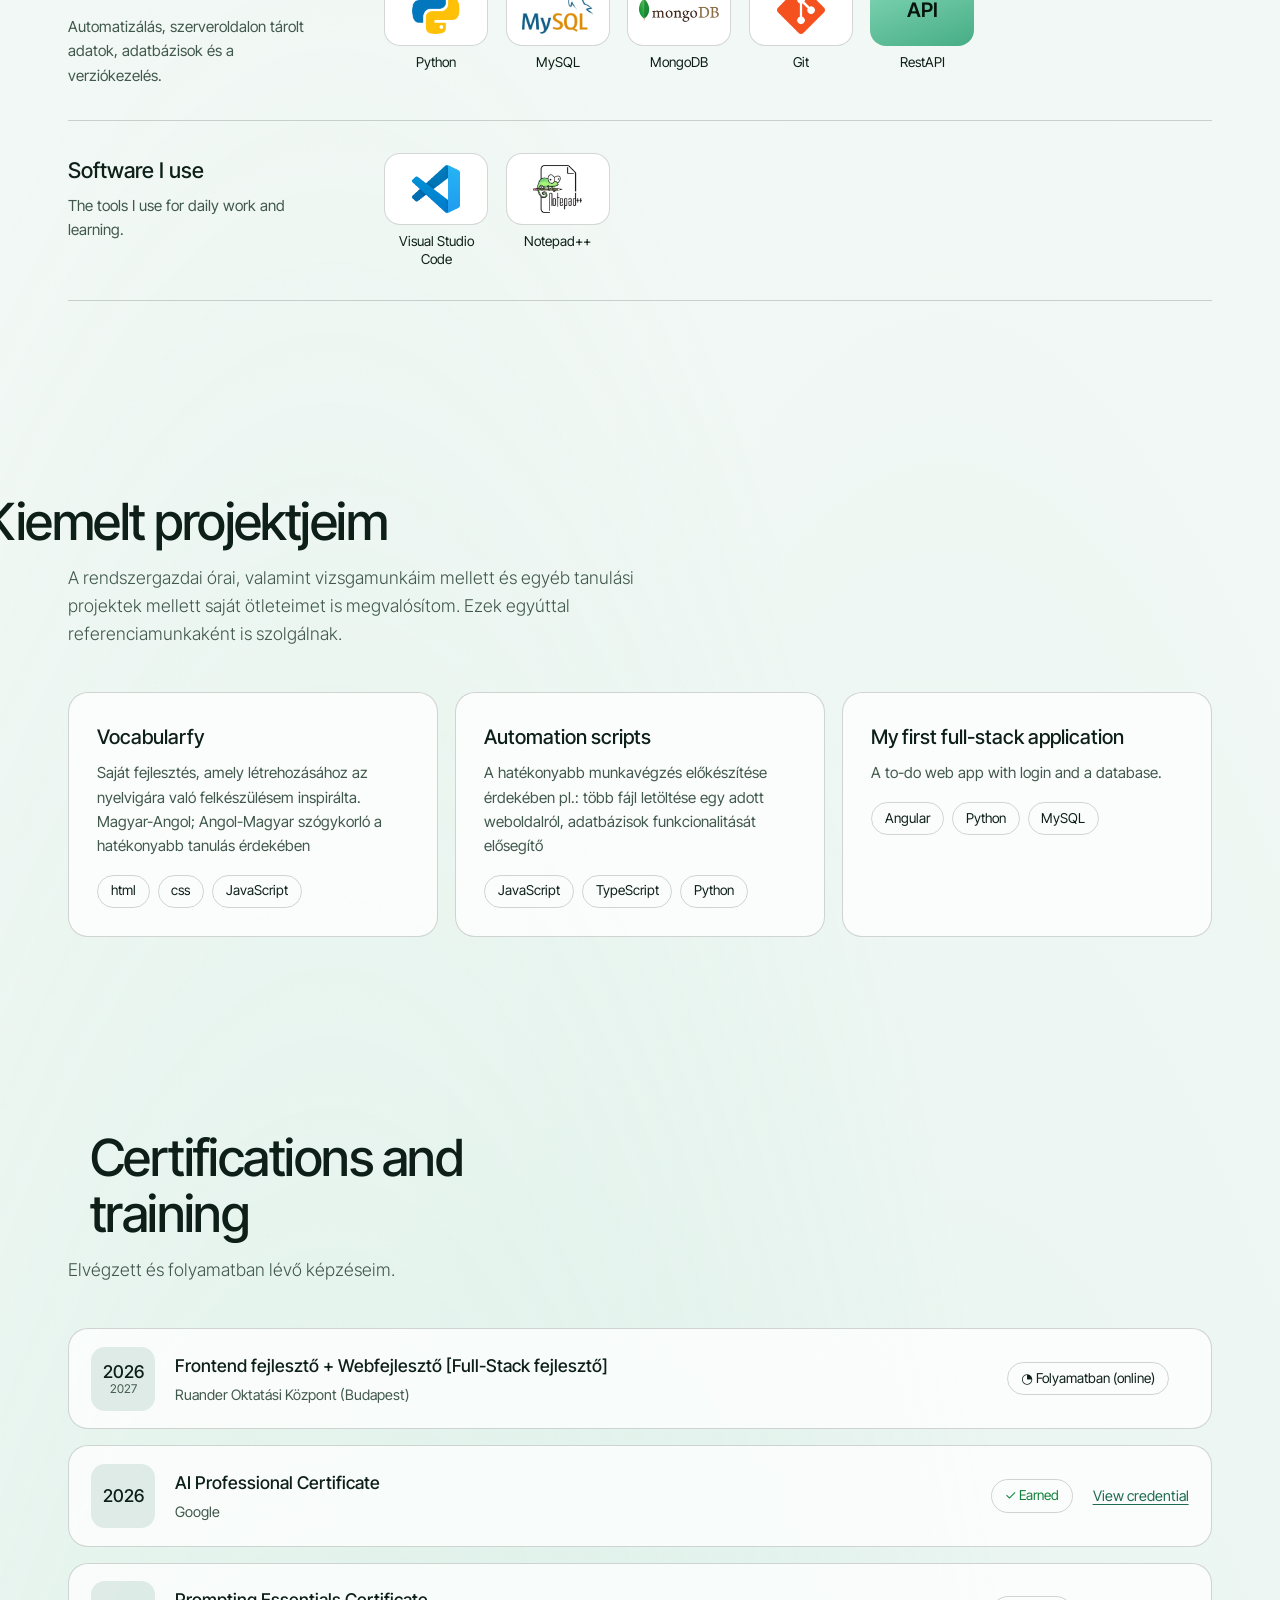
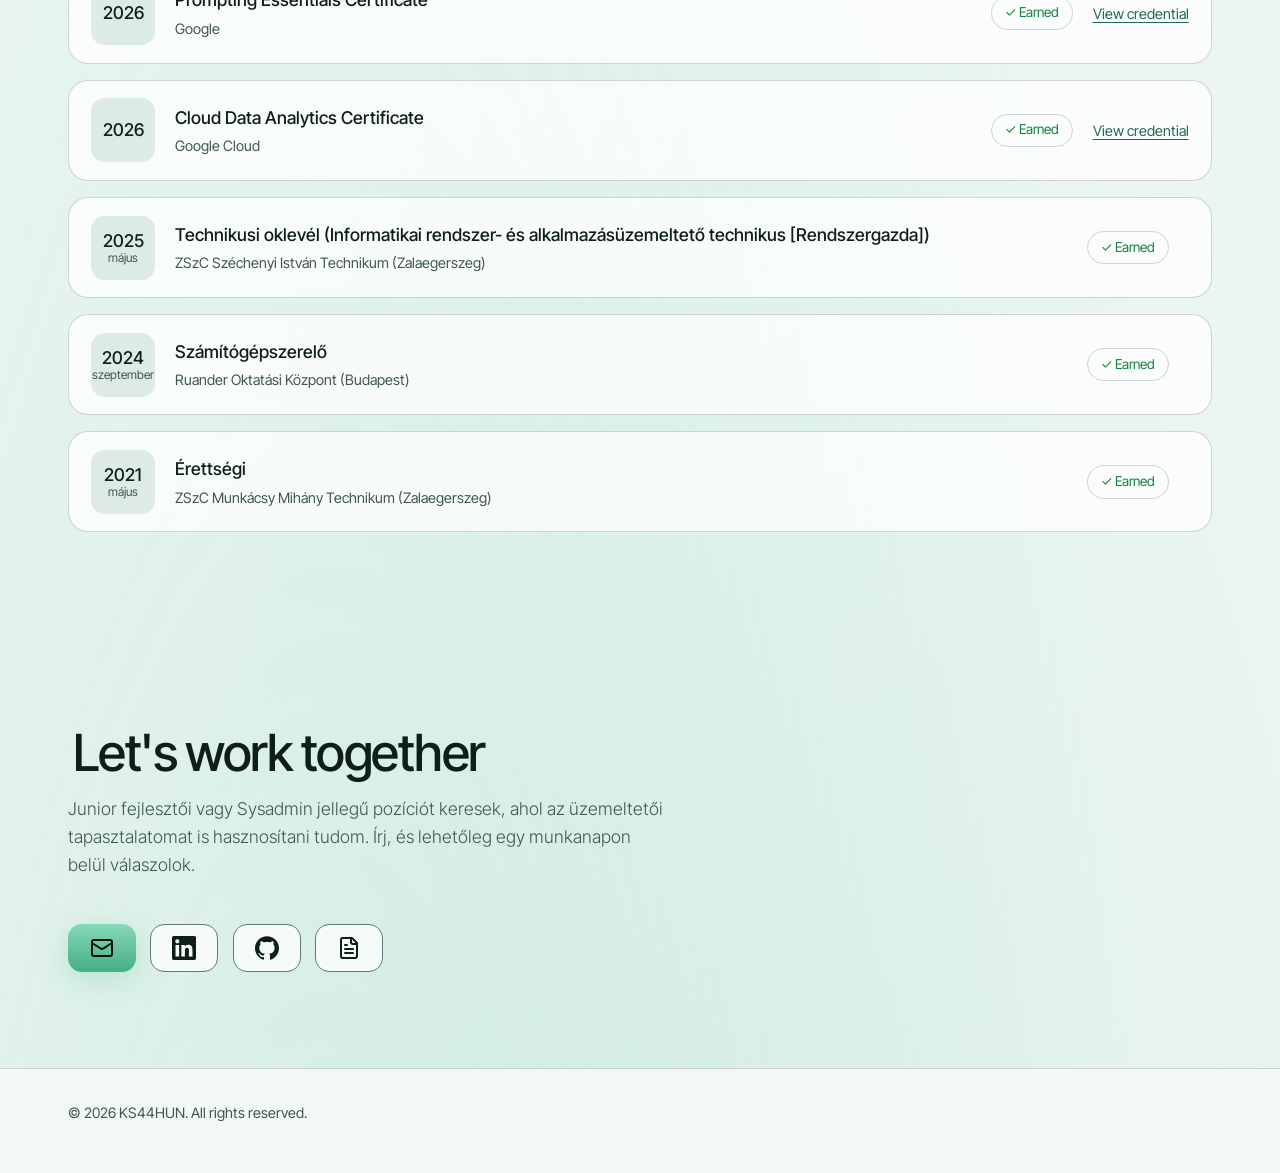
<file: portfolio-site/portfolio-site/index.html>
<!DOCTYPE html>
<html lang="hu">
<head>
<meta charset="utf-8">
<meta name="viewport" content="width=device-width, initial-scale=1, viewport-fit=cover">
<meta name="color-scheme" content="light dark">
<title>Simon Krisztián – Rendszergazda, full-stack tanuló</title>
<link rel="preconnect" href="https://fonts.googleapis.com">
<link href="https://fonts.googleapis.com/css2?family=Inter+Tight:wght@300;400;500;600&display=swap" rel="stylesheet">
<link rel="stylesheet" href="css/tokens.css">
<link rel="stylesheet" href="css/base.css">
<link rel="stylesheet" href="css/header.css">
<link rel="stylesheet" href="css/buttons.css">
<link rel="stylesheet" href="css/hero.css">
<link rel="stylesheet" href="css/lanyard.css">
<link rel="stylesheet" href="css/coins.css">
<link rel="stylesheet" href="css/bridge.css">
<link rel="stylesheet" href="css/sections.css">
<link rel="stylesheet" href="css/skills.css">
<link rel="stylesheet" href="css/about.css">
<link rel="stylesheet" href="css/certificates.css">
<link rel="stylesheet" href="css/contact-footer.css">
<link rel="stylesheet" href="css/responsive.css">
<link rel="stylesheet" href="css/enhancements.css?v=20261016e">
<script>if(!matchMedia("(prefers-reduced-motion: reduce)").matches)document.documentElement.classList.add("ks-tw");</script>
</head>
<body>
<a class="skip" href="#main">Ugrás a tartalomhoz</a>
<header><div class="wrap nav">
  <nav aria-label="Fő menü"><ul>
    <li><a href="#main" aria-current="true">Kezdőlap</a></li>
    <li><a href="#rolam">Rólam</a></li>
    <li><a href="#skillek">Tudásom</a></li>
    <li><a href="#projektek">Projektek</a></li>
    <li><a href="#tanusitvanyok">Tanúsítványok</a></li>
    <li><a href="#kapcsolat">Kapcsolat</a></li>
  </ul></nav>
  <div class="tools"><div class="lang" role="group" aria-label="Nyelv / Language"><button type="button" lang="hu" data-l="hu" aria-label="Magyar" aria-pressed="true">HU</button><button type="button" lang="en" data-l="en" aria-label="English" aria-pressed="false">EN</button></div><button class="btn" id="tgl" type="button">Téma váltása</button><a class="btn pri" href="#kapcsolat">Lépj kapcsolatba</a></div>
</div></header>

<main id="main" tabindex="-1">
<div class="hero"><div class="wrap">
  <div class="grid">
    <div class="ks-hero-copy">
      <span class="pill"><b aria-hidden="true">●</b> Új munkalehetőségre nyitott</span>
      <h1><span>A szerverszobától</span><span>a</span><span>végfelhasználói élményig.</span></h1>
      <p class="ks-lead">Az üzemeltetésben megtanultam a stabilitás és megbízhatóság árát. Ezt a szemléletet hozom át minden egyes projektemben a fejlesztői munkámban.</p>
      <div class="cta links"><a class="btn pri" href="#projektek">Projektjeim</a><a class="btn" href="https://drive.google.com/drive/folders/1TiW7q5vzQs0TuEX45vZmcIbliu17Bi99">Önéletrajz letöltése</a></div>
      <ul class="ks-stack" aria-label="Fő technológiák"><li>Windows Server</li><li>Linux</li><li>Active Directory</li><li>Angular</li><li>TypeScript</li><li>Python</li></ul>
    </div>
    <div class="side">
      <div class="lanyard" id="lanyard">
        <svg class="strap" viewBox="0 0 100 140" preserveAspectRatio="none" aria-hidden="true" focusable="false">
          <path class="eg" data-s="l" d="M22 0L50 140"/><path class="eg" data-s="r" d="M78 0L50 140"/>
          <path class="rb" id="sl" data-s="l" d="M22 0L50 140"/><path class="rb" id="sr" data-s="r" d="M78 0L50 140"/>
          <text dy="4.5"><textPath href="#sl" startOffset="8%">FULLSTACK ✦ IT ✦ DEV</textPath></text>
          <text dy="4.5"><textPath href="#sr" startOffset="8%">FRONTEND ✦ BACKEND ✦ SYSADMIN</textPath></text>
        </svg>
        <div class="hang" id="hang">
          <span class="hw" aria-hidden="true"></span><span class="hw3" aria-hidden="true"></span><span class="hw2" aria-hidden="true"></span>
          <div class="cj">
          <div class="badge" role="group" aria-label="Szakmai belépőkártya">
            <span class="slot" aria-hidden="true"></span>
            <div class="bh"><span>ACCESS PASS</span><span>Zalaegerszeg, HU</span></div>
            <div class="id"><div class="ph"><span class="ini" aria-hidden="true">NI</span><img src="assets/img/profil.png" alt="Simon Krisztián" onerror="this.remove()"></div><div class="who"><strong><span class="nm-hu" lang="hu">Simon Krisztián</span><span class="nm-en" lang="en">Krisztián Simon</span></strong><span>Rendszergazda <span style="display:inline" aria-hidden="true">→</span><span class="sr">, majd</span> fejlesztő</span></div></div>
            <ul class="acc" aria-label="Szakmai szintek">
              <li><span>Üzemeltetés</span><span class="pips" aria-hidden="true"><i class="on"></i><i class="on"></i><i class="on"></i><i></i><i></i></span><em>Középszint</em></li>
              <li><span>Fejlesztés</span><span class="pips" aria-hidden="true"><i class="on"></i><i class="on"></i><i></i><i></i><i></i></span><em>Alapszint</em></li>
            </ul>
            <div class="term"><span class="pr">$</span> sudo apt install --fix-missing more-coffee<br><span class="out">Okay.</span><br><span class="pr">ping -t 127.0.0.1</span><br><span class="out"></span></div>
            <div class="bs"><div><b>0,33</b><span>év üzemeltetés</span></div>
            <div class="ft"><span class="bc" aria-hidden="true"></span><code>ID HU-0001</code></div>
          </div></div>
        </div>
      </div>
    </div>
  </div>
  <div class="coins" aria-hidden="true">
    <div class="coin c1">{ }</div><div class="coin c2">&lt;/&gt;</div><div class="coin c3">&gt;_</div>
    <div class="arc"></div>
  </div>
</div></div>

<section class="bridge" aria-labelledby="gyors"><div class="wrap">
  <h2 id="gyors" class="sr">Gyors elérés</h2>
  <svg class="curve" viewBox="0 0 1200 200" aria-hidden="true" focusable="false"><path id="cp" d="M-40 150 Q 300 -10 640 130 T 1260 90" fill="none"/><text><textPath href="#cp" id="mq">Üzemeltetés ✦ Automatizálás ✦ Fejlesztés ✦ Tanulás ✦&#160;Üzemeltetés ✦ Automatizálás ✦ Fejlesztés ✦ Tanulás ✦&#160;Üzemeltetés ✦ Automatizálás ✦ Fejlesztés ✦ Tanulás ✦&#160;</textPath></text></svg>
  <a class="go" href="#rolam" aria-label="Tovább a bemutatkozáshoz"><span aria-hidden="true">↘</span></a>
  <div class="panel">
    <a class="mini" href="#skillek"><div class="tile" aria-hidden="true">&gt;_</div><div class="tx"><h3>Tudásom</h3><div><strong>Windows Server, Linux, Active Directory, Frontend</strong><p>Az üzemeltetői alapok a hardveres és a szoftveres, valamint a fejlesztői eszközökkel párosítva kiegészítik egymást.</p></div></div><span class="arw" aria-hidden="true">↗</span></a>
    <div class="mid" aria-hidden="true"><b>↓</b>Görgess lejjebb a részletekért</div>
    <a class="mini" href="#projektek"><div class="tx"><h3>Projekjeim</h3><div><strong>GitHub projektek, első szárnybontogatások</strong><p>Ahol a tanulás a gyakorlatban is látszik. Mindig is fontosnak tartottam, hogy a saját projetjeimet közzétegyem verziókezelő platformon. Erre a GitHub egy tökéletes megoldás.</p></div></div><div class="tile" aria-hidden="true">&lt;/&gt;</div><span class="arw" aria-hidden="true">↗</span></a>
  </div>
</div>
</section>

<section id="rolam" aria-labelledby="h-rolam"><div class="wrap">
  <h2 id="h-rolam">Rólam röviden</h2>
  <div class="bento">
<div class="bx big"><h3>Simon Krisztián vagyok,</h3><p>26 éves, zalaegerszegi lakos. Az infromatika iránti érdeklődésem még általános iskolai tanulmányaim során kezdődött mindazzal, hogy emelt szintű informatikai órákra jártam. Egy kis középiskolai kitérő után rájöttem arra, hogy az IT-ben van az én utam. Ennek eredményeképpen az érettségim után 2 évvel beiratkoztam a Zalaegerszegi Szakképzési Centrum Széchenyi István Technikumába az új képzési rendszerben indul Rendszer- és Alkalmazásüzemeltető technikusi szakra 2023 és 2025 között. Az ott elsajított tudás egy remek kiindulási alap volt arra, hogy újra megszeretette velem az informatikát. Az elsajátított tudást szakmai versenyeken is kamatoztattam: 2024 és 2025-ben részt vettem az OITM (Országos Informatikai Tanulmányi Megmérettetésen) több kategóriában. A technikusi első évének végén a budapesti Ruander Oktatási Központban elvégeztem a számítógépszerői tanfolyamot. A szakmai és a személyes fejlődés jegyében szintén a Ruanderben tanulok ezúttal Junior Frontend + Webfejlesztő (Full stack) képzést, amelynek a Frontend moduljának a végén járok. Az informatika mellett mindig is szívügyemnek tekintettem a tömegközledést és az mögött álló adatokon alapuló infrastruktúrát. Szabadidőmben a kódolás és az új tippek, trükkök, technológiai megoldások nyomonkövetése mellett szeretek kimozdulni a szabadba is a számítógépek mellől.</p><p>Mind rendszergazdaként, mind fejlesztővé avanzsálva még nagyon az út elején járok, de lelkes és tanulékony vagyok. Olyan alkalmazásokat szeretnék építeni, amelyek üzemeltetőként is jól működnének.</p></div>
<div class="bx st"><b>0,33</b><span>év rendszergazdai tapasztalat</span></div>
<div class="bx st"><b>12</b><span>saját fejlesztői repository GitHub-on</span></div>
<div class="bx att"><h3>Hogyan is dolgozom?</h3><p>Munkámat a hatékonyság, a precizitás és az átláthatóság jellemzi. Nyitott vagyok a legújabb technológiákra: az AI-t aktívan használom a fejlesztés pörgetésére, de sosem adok neki 100% szabadságot. Részletes, pontos szakmai kontextussal és architekturális specifikációkkal irányítom az eszközt – így az AI gyorsítja a munkát, a mérnöki kontroll és a minőség viszont 100%-ban az én kezemben mara</p></div>
<div class="bx board"><h3>Tanulási tábla</h3><div class="cols"><div class="col"><h4>Tervezett <span class="n">2</span></h4><ul><li class="kc"><span class="tg">Adatbázis</span><strong>MariaDB</strong></li><li class="kc"><span class="tg">Backend</span><strong>PHP</strong></li></ul></div><div class="col"><h4>Tanulom <span class="n">6</span></h4><ul><li class="kc"><span class="tg">Frontend</span><strong>JavaScript alapok</strong><div class="pr"><div class="bar" role="progressbar" aria-label="JavaScript alapok haladás" aria-valuemin="0" aria-valuemax="100" aria-valuenow="65"><i style="width:65%"></i></div><span>65%</span></div></li><li class="kc"><span class="tg">Frontend</span><strong>TypeScript alapok</strong><div class="pr"><div class="bar" role="progressbar" aria-label="TypeScript alapok haladás" aria-valuemin="0" aria-valuemax="100" aria-valuenow="50"><i style="width:50%"></i></div><span>50%</span></div></li><li class="kc"><span class="tg">Backend</span><strong>Node.js alapok</strong><div class="pr"><div class="bar" role="progressbar" aria-label="Node.js alapok haladás" aria-valuemin="0" aria-valuemax="100" aria-valuenow="35"><i style="width:35%"></i></div><span>35%</span></div></li><li class="kc"><span class="tg">Frontend</span><strong>Vanilla JS alapok</strong><div class="pr"><div class="bar" role="progressbar" aria-label="Vanilla JS alapok haladás" aria-valuemin="0" aria-valuemax="100" aria-valuenow="70"><i style="width:70%"></i></div><span>70%</span></div></li><li class="kc"><span class="tg">Frontend</span><strong>TailwindCSS</strong><div class="pr"><div class="bar" role="progressbar" aria-label="TailwindCSS haladás" aria-valuemin="0" aria-valuemax="100" aria-valuenow="45"><i style="width:45%"></i></div><span>45%</span></div></li><li class="kc"><span class="tg">Frontend</span><strong>jQuery</strong><div class="pr"><div class="bar" role="progressbar" aria-label="jQuery haladás" aria-valuemin="0" aria-valuemax="100" aria-valuenow="80"><i style="width:80%"></i></div><span>80%</span></div></li></ul></div><div class="col"><h4>Kész <span class="n">5</span></h4><ul><li class="kc"><span class="tg">Frontend</span><strong>HTML 5 és CSS 3</strong><span class="dn">✓ Kész</span></li><li class="kc"><span class="tg">Adatok</span><strong>MySQL</strong><span class="dn">✓ Kész</span></li><li class="kc"><span class="tg">Frontend</span><strong>Angular</strong><span class="dn">✓ Kész</span></li><li class="kc"><span class="tg">Adatbázis</span><strong>MongoDB</strong><span class="dn">✓ Kész</span></li><li class="kc"><span class="tg">CMS</span><strong>WordPress alapok</strong><span class="dn">✓ Kész</span></li></ul></div></div></div>
  </div>
</div>
</section>

<section id="skillek" aria-labelledby="h-skill"><div class="wrap"><h2 id="h-skill">Amivel dolgozom</h2><div style="display:grid;grid-template-columns:1fr auto;gap:2rem;align-items:center;margin-bottom:2rem;"><div><p class="lead" style="text-align:justify;margin-bottom:1rem;">A munkám alapját az iskolapadban elsajátított elmélet és az éles környezetben szerzett rendszerüzemeltetési tapasztalatom adja. Erre építem rá lépésről lépésre és bővítettem a fejlesztői tudásomat a már meglévő eszköztárral – újabb programozási nyelvekkel és modern szoftverekkel bővítve. A megszerzett tudást folyamatosan mélyítem, az új technológiákat pedig a tanulás mellett éles projektekben is aktívan alkalmazom.</p><p class="hint" style="margin:0;">💡 <b>Tipp:</b> Vidd az egeret / kurzort egy technológia fölé, vagy koppints rá (billentyűzettel: <code>Tab</code>, majd <code>Enter</code>), és megmutatom, milyen szinten használom. A skála 1-től (ismerkedem) 5-ig (szakértő) tart.</p></div><div style="flex-shrink:0;text-align:center;"><img src="assets/img/profil2.png" alt="Simon Krisztián" style="width:360px;height:360px;object-fit:cover;object-position:50% 20%;border-radius:40px;mask-image:radial-gradient(circle at center, black 60%, transparent 100%);-webkit-mask-image:radial-gradient(circle at center, black 60%, transparent 100%);box-shadow:0 16px 48px rgba(0,0,0,0.5);"></div></div><div class="skills"><div class="skill"><div><h3>Rendszerüzemeltetés</h3><p>Szerverek, hálózat és felhasználók jogosultságainak kezelése, valamint hardveres, szoftveres és hálózati hibaelhárítás.</p></div><ul class="logos"><li><button type="button" class="sk"><span class="lg"><img src="assets/img/windows-server.png" alt=""><span class="lv" aria-hidden="true"><b>Középszint</b><span class="pips"><i class="on"></i><i class="on"></i><i class="on"></i><i></i><i></i></span></span></span><span class="nm">Windows Server</span><span class="sr">, szint: Középszint, 3 az 5-ből</span></button></li><li><button type="button" class="sk"><span class="lg"><img src="assets/img/linux.png" alt=""><span class="lv" aria-hidden="true"><b>Középszint</b><span class="pips"><i class="on"></i><i class="on"></i><i class="on"></i><i></i><i></i></span></span></span><span class="nm">Linux</span><span class="sr">, szint: Középszint, 3 az 5-ből</span></button></li><li><button type="button" class="sk"><span class="lg txt" aria-hidden="true">AD<span class="lv" aria-hidden="true"><b>Alapszint</b><span class="pips"><i class="on"></i><i class="on"></i><i></i><i></i><i></i></span></span></span><span class="nm">Active Directory</span><span class="sr">, szint: Alapszint, 2 az 5-ből</span></button></li><li><button type="button" class="sk"><span class="lg txt" aria-hidden="true">LAN<span class="lv" aria-hidden="true"><b>Alapszint</b><span class="pips"><i class="on"></i><i class="on"></i><i></i><i></i><i></i></span></span></span><span class="nm">LAN</span><span class="sr">, szint: Alapszint, 2 az 5-ből</span></button></li><li><button type="button" class="sk"><span class="lg txt" aria-hidden="true">DNS<span class="lv" aria-hidden="true"><b>Alapszint</b><span class="pips"><i class="on"></i><i class="on"></i><i></i><i></i><i></i></span></span></span><span class="nm">DNS</span><span class="sr">, szint: Alapszint, 2 az 5-ből</span></button></li><li><button type="button" class="sk"><span class="lg txt" aria-hidden="true">TCP<span class="lv" aria-hidden="true"><b>Alapszint</b><span class="pips"><i class="on"></i><i class="on"></i><i></i><i></i><i></i></span></span></span><span class="nm">TCP/IP</span><span class="sr">, szint: Alapszint, 2 az 5-ből</span></button></li><li><button type="button" class="sk"><span class="lg txt" aria-hidden="true">VLAN<span class="lv" aria-hidden="true"><b>Alapszint</b><span class="pips"><i class="on"></i><i class="on"></i><i></i><i></i><i></i></span></span></span><span class="nm">VLAN</span><span class="sr">, szint: Alapszint, 2 az 5-ből</span></button></li></ul></div><div class="skill"><div><h3>Frontend</h3><p>Reszponzív, átlátható webes felületek.</p></div><ul class="logos"><li><button type="button" class="sk"><span class="lg"><img src="assets/img/html5.png" alt=""><span class="lv" aria-hidden="true"><b>Haladó</b><span class="pips"><i class="on"></i><i class="on"></i><i class="on"></i><i class="on"></i><i></i></span></span></span><span class="nm">HTML5</span><span class="sr">, szint: Haladó, 4 az 5-ből</span></button></li><li><button type="button" class="sk"><span class="lg"><img src="assets/img/css3.png" alt=""><span class="lv" aria-hidden="true"><b>Haladó</b><span class="pips"><i class="on"></i><i class="on"></i><i class="on"></i><i class="on"></i><i></i></span></span></span><span class="nm">CSS3</span><span class="sr">, szint: Haladó, 4 az 5-ből</span></button></li><li><button type="button" class="sk"><span class="lg"><img src="assets/img/bootstrap.png" alt=""><span class="lv" aria-hidden="true"><b>Szakértő</b><span class="pips"><i class="on"></i><i class="on"></i><i class="on"></i><i class="on"></i><i class="on"></i></span></span></span><span class="nm">Bootstrap</span><span class="sr">, szint: Szakértő, 5 az 5-ből</span></button></li><li><button type="button" class="sk"><span class="lg"><img src="assets/img/tailwindcss.svg" alt=""><span class="lv" aria-hidden="true"><b>Alapszint</b><span class="pips"><i class="on"></i><i class="on"></i><i></i><i></i><i></i></span></span></span><span class="nm">Tailwind CSS</span><span class="sr">, szint: Alapszint, 2 az 5-ből</span></button></li><li><button type="button" class="sk"><span class="lg"><img src="assets/img/javascript.png" alt=""><span class="lv" aria-hidden="true"><b>Középszint</b><span class="pips"><i class="on"></i><i class="on"></i><i class="on"></i><i></i><i></i></span></span></span><span class="nm">JavaScript</span><span class="sr">, szint: Középszint, 3 az 5-ből</span></button></li><li><button type="button" class="sk"><span class="lg"><img src="assets/img/typescript.png" alt=""><span class="lv" aria-hidden="true"><b>Középszint</b><span class="pips"><i class="on"></i><i class="on"></i><i class="on"></i><i></i><i></i></span></span></span><span class="nm">TypeScript</span><span class="sr">, szint: Középszint, 3 az 5-ből</span></button></li><li><button type="button" class="sk"><span class="lg"><img src="assets/img/angular.png" alt=""><span class="lv" aria-hidden="true"><b>Haladó</b><span class="pips"><i class="on"></i><i class="on"></i><i class="on"></i><i class="on"></i><i></i></span></span></span><span class="nm">Angular</span><span class="sr">, szint: Haladó, 4 az 5-ből</span></button></li><li><button type="button" class="sk"><span class="lg"><img src="assets/img/jquery.png" alt=""><span class="lv" aria-hidden="true"><b>Alapszint</b><span class="pips"><i class="on"></i><i class="on"></i><i></i><i></i><i></i></span></span></span><span class="nm">jQuery</span><span class="sr">, szint: Alapszint, 2 az 5-ből</span></button></li></ul></div><div class="skill"><div><h3>Backend</h3><p>Automatizálás, szerveroldalon tárolt adatok, adatbázisok és a verziókezelés.</p></div><ul class="logos"><li><button type="button" class="sk"><span class="lg"><img src="assets/img/python.png" alt=""><span class="lv" aria-hidden="true"><b>Középszint</b><span class="pips"><i class="on"></i><i class="on"></i><i class="on"></i><i></i><i></i></span></span></span><span class="nm">Python</span><span class="sr">, szint: Középszint, 3 az 5-ből</span></button></li><li><button type="button" class="sk"><span class="lg"><img src="assets/img/mysql.png" alt=""><span class="lv" aria-hidden="true"><b>Középszint</b><span class="pips"><i class="on"></i><i class="on"></i><i class="on"></i><i></i><i></i></span></span></span><span class="nm">MySQL</span><span class="sr">, szint: Középszint, 3 az 5-ből</span></button></li><li><button type="button" class="sk"><span class="lg"><img src="assets/img/mongodb.png" alt=""><span class="lv" aria-hidden="true"><b>Haladó</b><span class="pips"><i class="on"></i><i class="on"></i><i class="on"></i><i class="on"></i><i></i></span></span></span><span class="nm">MongoDB</span><span class="sr">, szint: Haladó, 4 az 5-ből</span></button></li><li><button type="button" class="sk"><span class="lg"><img src="assets/img/git.png" alt=""><span class="lv" aria-hidden="true"><b>Szakértő</b><span class="pips"><i class="on"></i><i class="on"></i><i class="on"></i><i class="on"></i><i class="on"></i></span></span></span><span class="nm">Git</span><span class="sr">, szint: Szakértő, 5 az 5-ből</span></button></li><li><button type="button" class="sk"><span class="lg txt" aria-hidden="true">API<span class="lv" aria-hidden="true"><b>Alapszint</b><span class="pips"><i class="on"></i><i class="on"></i><i></i><i></i><i></i></span></span></span><span class="nm">RestAPI</span><span class="sr">, szint: Alapszint, 2 az 5-ből</span></button></li></ul></div><div class="skill"><div><h3>Használt szoftverek</h3><p>A napi munkámhoz és tanuláshoz használt eszközök.</p></div><ul class="logos"><li><div class="sk"><span class="lg"><img src="assets/img/visual-studio-code.png" alt=""></span><span class="nm">Visual Studio Code</span></div></li><li><div class="sk"><span class="lg"><img src="assets/img/notepad.png" alt=""></span><span class="nm">Notepad++</span></div></li></ul></div></div></div></section>

<section id="projektek" aria-labelledby="h-proj"><div class="wrap">
  <h2 id="h-proj">Kiemelt projektjeim</h2>
  <p class="lead">A rendszergazdai órai, valamint vizsgamunkáim mellett és egyéb tanulási projektek mellett saját ötleteimet is megvalósítom. Ezek egyúttal referenciamunkaként is szolgálnak.</p>
  <div class="g3">
    <a class="box" href="https://ks44hun.github.io/Vocabularfy/"><h3>Vocabularfy</h3><p>Saját fejlesztés, amely létrehozásához az nyelvigára való felkészülésem inspirálta. Magyar-Angol; Angol-Magyar szógykorló a hatékonyabb tanulás érdekében</p><ul class="tags"><li>html</li><li>css</li><li>JavaScript</li></ul></a>
    <a class="box" href="#"><h3>Automatizáló szkriptek</h3><p>A hatékonyabb munkavégzés előkészítése érdekében pl.: több fájl letöltése egy adott weboldalról, adatbázisok funkcionalitását elősegítő</p><ul class="tags"><li>JavaScript</li><li>TypeScript</li><li>Python</li></ul></a>
    <a class="box" href="#"><h3>Első full-stack alkalmazásom</h3><p>Teendőkezelő webapp bejelentkezéssel és adatbázissal.</p><ul class="tags"><li>Angular</li><li>Python</li><li>MySQL</li></ul></a>
  </div>
</div>
</section>

<section id="tanusitvanyok" aria-labelledby="h-cert"><div class="wrap">
  <h2 id="h-cert">Tanúsítványok és képzések</h2>
  <p class="lead">Elvégzett és folyamatban lévő képzéseim.</p>
  <ul class="certs">

  <li><div class="dt"><b>2026</b><span>2027</span></div><div class="ct"><h3>Frontend fejlesztő + Webfejlesztő [Full-Stack fejlesztő]</h3><p>Ruander Oktatási Központ (Budapest)</p></div><span class="status "><span aria-hidden="true">◔</span> Folyamatban (online)</span></li>
  <li><div class="dt"><b>2026</b></div><div class="ct"><h3>AI Professional Certificate</h3><p>Google</p></div><span class="status ok"><span aria-hidden="true">✓</span> Megszerezve</span><a class="ver" href="https://www.credly.com/badges/e6e61700-5942-4216-8a3d-beb5f9690956/linked_in_profile" aria-label="Igazolás megtekintése: Prompting Essentials Certificate">Igazolás megtekintése</a></li>
  <li><div class="dt"><b>2026</b></div><div class="ct"><h3>Prompting Essentials Certificate</h3><p>Google</p></div><span class="status ok"><span aria-hidden="true">✓</span> Megszerezve</span><a class="ver" href="https://www.credly.com/badges/30b0638a-a0ba-4c61-accf-bb9e2e941bd7/linked_in_profile" aria-label="Igazolás megtekintése: Prompting Essentials Certificate">Igazolás megtekintése</a></li>
  <li><div class="dt"><b>2026</b></div><div class="ct"><h3>Cloud Data Analytics Certificate</h3><p>Google Cloud</p></div><span class="status ok"><span aria-hidden="true">✓</span> Megszerezve</span><a class="ver" href="https://www.credly.com/badges/5bbb21fd-faa0-46b7-8ab1-0238de102fc1/linked_in_profile" aria-label="Igazolás megtekintése: Prompting Essentials Certificate">Igazolás megtekintése</a></li>
  <li><div class="dt"><b>2025</b><span>május</span></div><div class="ct"><h3>Technikusi oklevél (Informatikai rendszer- és alkalmazásüzemeltető technikus [Rendszergazda])</h3><p>ZSzC Széchenyi István Technikum (Zalaegerszeg)</p></div><span class="status ok"><span aria-hidden="true">✓</span> Megszerezve</span></li>
  <li><div class="dt"><b>2024</b><span>szeptember</span></div><div class="ct"><h3>Számítógépszerelő</h3><p>Ruander Oktatási Központ (Budapest)</p></div><span class="status ok"><span aria-hidden="true">✓</span> Megszerezve</span></li>
  <li><div class="dt"><b>2021</b><span>május</span></div><div class="ct"><h3>Érettségi</h3><p>ZSzC Munkácsy Mihány Technikum (Zalaegerszeg)</p></div><span class="status ok"><span aria-hidden="true">✓</span> Megszerezve</span></li>
  </ul>
</div></section>

<section id="kapcsolat" aria-labelledby="h-kapcs"><div class="wrap">
  <h2 id="h-kapcs">Dolgozzunk együtt</h2>
  <p class="lead">Junior fejlesztői vagy Sysadmin jellegű pozíciót keresek, ahol az üzemeltetői tapasztalatomat is hasznosítani tudom. Írj, és lehetőleg egy munkanapon belül válaszolok.</p>
  <div class="links">
    <a class="btn pri" href="mailto:krisz.smn@outlook.hu" aria-label="Email" title="Email"><svg class="ico" viewBox="0 0 24 24" fill="none" stroke="currentColor" stroke-width="2" stroke-linecap="round" stroke-linejoin="round" aria-hidden="true" focusable="false"><rect width="20" height="16" x="2" y="4" rx="2"/><path d="m22 7-8.97 5.7a1.94 1.94 0 0 1-2.06 0L2 7"/></svg></a>
    <a class="btn" href="https://www.linkedin.com/in/kriszti%C3%A1n-simon/" aria-label="LinkedIn" title="LinkedIn"><svg class="ico" viewBox="0 0 24 24" fill="currentColor" aria-hidden="true" focusable="false"><path d="M20.447 20.452h-3.554v-5.569c0-1.328-.027-3.037-1.852-3.037-1.853 0-2.136 1.445-2.136 2.939v5.667H9.351V9h3.414v1.561h.046c.477-.9 1.637-1.85 3.37-1.85 3.601 0 4.267 2.37 4.267 5.455v6.286zM5.337 7.433c-1.144 0-2.063-.926-2.063-2.065 0-1.138.92-2.063 2.063-2.063 1.14 0 2.064.925 2.064 2.063 0 1.139-.925 2.065-2.064 2.065zm1.782 13.019H3.555V9h3.564v11.452zM22.225 0H1.771C.792 0 0 .774 0 1.729v20.542C0 23.227.792 24 1.771 24h20.451C23.2 24 24 23.227 24 22.271V1.729C24 .774 23.2 0 22.222 0h.003z"/></svg></a>
    <a class="btn" href="https://github.com/ks44hun" aria-label="GitHub" title="GitHub"><svg class="ico" viewBox="0 0 24 24" fill="currentColor" aria-hidden="true" focusable="false"><path d="M12 .297c-6.63 0-12 5.373-12 12 0 5.303 3.438 9.8 8.205 11.385.6.113.82-.258.82-.577 0-.285-.01-1.04-.015-2.04-3.338.724-4.042-1.61-4.042-1.61C4.422 18.07 3.633 17.7 3.633 17.7c-1.087-.744.084-.729.084-.729 1.205.084 1.838 1.236 1.838 1.236 1.07 1.835 2.809 1.305 3.495.998.108-.776.417-1.305.76-1.605-2.665-.3-5.466-1.332-5.466-5.93 0-1.31.465-2.38 1.235-3.22-.135-.303-.54-1.523.105-3.176 0 0 1.005-.322 3.3 1.23.96-.267 1.98-.399 3-.405 1.02.006 2.04.138 3 .405 2.28-1.552 3.285-1.23 3.285-1.23.645 1.653.24 2.873.12 3.176.765.84 1.23 1.91 1.23 3.22 0 4.61-2.805 5.625-5.475 5.92.42.36.81 1.096.81 2.22 0 1.606-.015 2.896-.015 3.286 0 .315.21.69.825.57C20.565 22.092 24 17.592 24 12.297c0-6.627-5.373-12-12-12"/></svg></a>
    <a class="btn" href="https://drive.google.com/drive/folders/1TiW7q5vzQs0TuEX45vZmcIbliu17Bi99" aria-label="CV (PDF)" title="CV (PDF)"><svg class="ico" viewBox="0 0 24 24" fill="none" stroke="currentColor" stroke-width="2" stroke-linecap="round" stroke-linejoin="round" aria-hidden="true" focusable="false"><path d="M15 2H6a2 2 0 0 0-2 2v16a2 2 0 0 0 2 2h12a2 2 0 0 0 2-2V7Z"/><path d="M14 2v4a2 2 0 0 0 2 2h4"/><path d="M10 9H8"/><path d="M16 13H8"/><path d="M16 17H8"/></svg></a>
  </div>
</div>
</section>
</main>

<footer><div class="wrap">© 2026 KS44HUN. Minden jog fenntartva.</div></footer>

<script src="js/i18n-data.js"></script>
<script src="js/i18n.js"></script>
<script src="js/theme.js"></script>
<script src="js/nav.js?v=20261016e"></script>
<script src="js/skills.js"></script>
<script src="js/lanyard.js"></script>
<script src="js/marquee.js"></script>
<script src="js/main.js"></script>
<script src="js/enhancements.js?v=20261016e"></script>
</body>
</html>
</file>
<file: css/tokens.css>
/* tokens.css - Design tokens: colours for the light and dark themes (CSS custom properties). */

:root {
  --bg: #f2f8f5;
  --ink: #0d1f18;
  --mute: #41584d;
  --line: rgba(13,31,24,.18);
  --bd: #5f7a6d;
  --glass: rgba(255,255,255,.75);
  --at: #1f6b50;
  --focus: #0b5cd5;
  --ok: #15803d;
  --or: #1f6b50;
  --h1a: #0d1f18;
  --h1b: #2f7a62;
  --g1: rgba(92,196,155,.28);
  --g2: rgba(76,184,166,.16);
  --p1: rgba(92,196,155,.2);
  --p2: rgba(76,184,166,.09);
  --mini: rgba(255,255,255,.88);
  --navon: rgba(31,107,80,.12);
  --pill: rgba(31,107,80,.08);
  --badge: #ffffff;
  --strap: #419075;
  color-scheme: light;
}

@media (prefers-color-scheme:dark) {
  :root:not([data-theme="light"]) {
    --bg: #07120e;
    --ink: #eaf5ef;
    --mute: #a6bfb4;
    --line: rgba(170,230,205,.16);
    --bd: #628f7d;
    --glass: rgba(255,255,255,.05);
    --at: #8fdcbc;
    --focus: #9ad7ff;
    --ok: #6fd49a;
    --or: #5cc49b;
    --h1a: #f4fbf7;
    --h1b: #a7d7c3;
    --g1: rgba(92,196,155,.26);
    --g2: rgba(76,184,166,.15);
    --p1: rgba(92,196,155,.16);
    --p2: rgba(76,184,166,.07);
    --mini: rgba(8,24,18,.72);
    --navon: rgba(92,196,155,.15);
    --pill: rgba(92,196,155,.09);
    --badge: #10231b;
    --strap: #419075;
    color-scheme: dark;
  }
}

:root[data-theme="dark"] {
  --bg: #07120e;
  --ink: #eaf5ef;
  --mute: #a6bfb4;
  --line: rgba(170,230,205,.16);
  --bd: #628f7d;
  --glass: rgba(255,255,255,.05);
  --at: #8fdcbc;
  --focus: #9ad7ff;
  --ok: #6fd49a;
  --or: #5cc49b;
  --h1a: #f4fbf7;
  --h1b: #a7d7c3;
  --g1: rgba(92,196,155,.26);
  --g2: rgba(76,184,166,.15);
  --p1: rgba(92,196,155,.16);
  --p2: rgba(76,184,166,.07);
  --mini: rgba(8,24,18,.72);
  --navon: rgba(92,196,155,.15);
  --pill: rgba(92,196,155,.09);
  --badge: #10231b;
  --strap: #419075;
  color-scheme: dark;
}
</file>
<file: css/base.css>
/* base.css - Reset, typography, accessibility helpers (.sr, .skip) and the page wrapper. */

:root {
  box-sizing: border-box;
  padding-top: env(safe-area-inset-top,0px);
  padding-bottom: env(safe-area-inset-bottom,0px);
}

*,*::before,*::after {
  box-sizing: inherit;
}

html {
  scroll-behavior: auto;
  scroll-padding-top: 7rem;
  height: 100%;
}

body {
  margin: 0;
  min-height: 100%;
  background: var(--bg);
  color: var(--ink);
  font: 400 1rem/1.6 "Inter Tight",system-ui,-apple-system,"Segoe UI",sans-serif;
  overflow-x: hidden;
  transition: background .25s,color .25s;
}

a {
  color: inherit;
  text-decoration: none;
}

:focus-visible {
  outline: 3px solid var(--focus);
  outline-offset: 3px;
  border-radius: 8px;
}

.sr {
  position: absolute;
  width: 1px;
  height: 1px;
  overflow: hidden;
  clip: rect(0 0 0 0);
  white-space: nowrap;
}

.skip {
  position: absolute;
  left: 1rem;
  top: -5rem;
  z-index: 100;
  padding: .75rem 1.25rem;
  border-radius: 10px;
  background: #fff;
  color: #17142b;
  font-weight: 600;
}

.skip:focus {
  top: 1rem;
}

.wrap {
  max-width: 75rem;
  margin: 0 auto;
  padding: 0 1.75rem;
}
</file>
<file: css/header.css>
/* header.css - Header: logo, navigation, language switch and theme button (+ header breakpoints). */

header {
  position: sticky;
  top: env(safe-area-inset-top,0px);
  z-index: 10;
  padding: 1rem 0;
  background: linear-gradient(var(--bg) 70%,transparent);
}

.nav {
  display: flex;
  align-items: center;
  justify-content: space-between;
  gap: 1rem;
  flex-wrap: wrap;
}

.logo {
  display: flex;
  align-items: center;
  gap: .6rem;
  font-weight: 600;
  font-size: 1.25rem;
  min-height: 44px;
}

.logo i {
  width: 1.4rem;
  height: 1.4rem;
  border-radius: 50%;
  background: radial-gradient(circle,#fff 0 12%,#5cc49b 40%,transparent 70%);
  box-shadow: 0 0 18px #5cc49b;
}

nav ul {
  display: flex;
  flex-wrap: wrap;
  gap: .25rem;
  list-style: none;
  margin: 0;
  padding: .375rem;
  border: 1px solid var(--line);
  border-radius: 16px;
  background: var(--glass);
  backdrop-filter: blur(12px);
}

nav a {
  display: flex;
  align-items: center;
  min-height: 44px;
  padding: 0 1rem;
  border-radius: 11px;
  font-size: .9rem;
  color: var(--mute);
  transition: .2s;
}

nav a:hover,nav a[aria-current] {
  background: var(--navon);
  color: var(--ink);
}

nav a[aria-current]::before {
  content: "";
  width: .45rem;
  height: .45rem;
  margin-right: .5rem;
  border-radius: 50%;
  background: var(--or);
}

.tools {
  display: flex;
  align-items: center;
  gap: .75rem;
  flex-wrap: wrap;
}

.lang {
  position: relative;
  display: inline-grid;
  grid-template-columns: 1fr 1fr;
  min-height: 44px;
  padding: 3px;
  border: 1px solid var(--bd);
  border-radius: 14px;
  background: var(--glass);
  backdrop-filter: blur(12px);
}

.lang::before {
  content: "";
  position: absolute;
  top: 3px;
  bottom: 3px;
  left: 3px;
  width: calc(50% - 3px);
  border-radius: 11px;
  background: linear-gradient(180deg,#86d9b8,#46ad85);
  transition: transform .3s cubic-bezier(.4,.1,.2,1);
}

:root[data-lang="en"] .lang::before {
  transform: translateX(100%);
}

.lang button {
  position: relative;
  z-index: 1;
  min-width: 2.9rem;
  border: 0;
  border-radius: 11px;
  background: none;
  color: var(--ink);
  font-family: inherit;
  font-weight: 600;
  font-size: .85rem;
  letter-spacing: .04em;
  cursor: pointer;
  transition: color .2s;
}

.lang button[aria-pressed="true"] {
  color: #06140e;
}

.nav nav a {
  padding: 0 .7rem;
  font-size: .875rem;
}

.nav .tools .btn {
  padding: .7rem 1.1rem;
}

.nav .tools {
  gap: .6rem;
}

@media (min-width:1241px) {
  .nav,.tools {
    flex-wrap: nowrap;
  }
}

@media (max-width:1240px) {
  header {
    position: static;
  }
  .nav nav {
    order: 3;
    width: 100%;
  }
  .nav nav ul {
    justify-content: center;
  }
}
</file>
<file: css/buttons.css>
/* buttons.css - Buttons. */

.btn {
  display: inline-flex;
  align-items: center;
  justify-content: center;
  gap: .5rem;
  min-height: 44px;
  padding: .7rem 1.5rem;
  border-radius: 14px;
  border: 1px solid var(--bd);
  background: var(--glass);
  color: var(--ink);
  font: 500 .95rem/1.2 inherit;
  font-family: inherit;
  cursor: pointer;
  transition: .2s;
}

.btn:hover {
  border-color: var(--ink);
}

.btn.pri {
  border: 0;
  background: linear-gradient(180deg,#86d9b8,#46ad85);
  color: #06140e;
  box-shadow: 0 8px 28px rgba(92,196,155,.3);
}

.btn.pri:hover {
  filter: brightness(1.12);
}
</file>
<file: css/hero.css>
/* hero.css - Hero: headline, pill and intro text. */

.hero {
  position: relative;
  min-height: min(56rem,100svh);
  padding: 3.5rem 0 0;
  overflow: hidden;
}

.hero::before {
  content: "";
  position: absolute;
  inset: auto -10% -30% -10%;
  height: 80%;
  background: radial-gradient(ellipse at 30% 100%,var(--g1),transparent 60%),radial-gradient(ellipse at 70% 110%,var(--g2),transparent 60%);
  pointer-events: none;
}

.grid {
  position: relative;
  display: grid;
  /* Mindkét oszlop szélessége független a tartalomtól: a főcím (pl. gépelés közben) soha nem
     tolhatja el a névjegykártyát a pánttal együtt. A 900 px alatti egyoszlopos elrendezést a
     responsive.css adja. */
  grid-template-columns: minmax(0,1fr) clamp(17rem,28vw,21rem);
  gap: 3rem;
  align-items: start;
}

.pill {
  display: inline-flex;
  align-items: center;
  gap: .5rem;
  padding: .55rem 1.1rem;
  border: 1px solid var(--line);
  border-radius: 999px;
  background: var(--pill);
  font-size: .9rem;
  color: var(--mute);
}

.pill b {
  color: var(--ok);
  font-weight: 500;
}

h1 {
  font-weight: 500;
  font-size: clamp(1.9rem,6.4vw,5.25rem);
  line-height: 1.04;
  letter-spacing: -.035em;
  margin: 1.75rem 0 0;
  text-transform: uppercase;
  overflow-wrap: anywhere;
  background: linear-gradient(180deg,var(--h1a) 30%,var(--h1b));
  -webkit-background-clip: text;
  background-clip: text;
  color: transparent;
}

h1 span {
  display: block;
}

h1 span:nth-child(2) {
  padding-left: 1.4em;
}

@media (forced-colors:active) {
  h1 {
    color: CanvasText;
    background: none;
  }
}

.side p {
  color: var(--mute);
  font-size: 1.1rem;
  font-weight: 300;
  margin: 1.75rem 0;
}
</file>
<file: css/lanyard.css>
/* lanyard.css - Lanyard + ID badge: strap, metal hardware, card layers and card content. */

.lanyard {
  position: relative;
  display: flow-root;
  margin-bottom: 1.5rem;
  perspective: 1000px;
}

.strap {
  position: absolute;
  top: 0;
  left: 0;
  width: 100%;
  height: 140px;
  overflow: visible;
  -webkit-mask-image: linear-gradient(transparent,#000 30%);
  mask-image: linear-gradient(transparent,#000 30%);
}

.strap path {
  fill: none;
  vector-effect: non-scaling-stroke;
}

.strap .eg {
  stroke: rgba(0,0,0,.22);
  stroke-width: 63;
}

.strap .rb {
  stroke: var(--strap);
  stroke-width: 60;
}

.strap text {
  display: none;
  font-size: 13px;
  font-weight: 600;
  letter-spacing: .1em;
  fill: rgba(6,20,14,.72);
}

.strap.on text {
  display: block;
}

.hang {
  position: relative;
  display: flow-root;
  width: min(100%,18.5rem);
  margin: 128px auto 0;
  transform: translate(var(--x,0),var(--y,0)) rotate(var(--r,0deg)) rotateY(var(--ry,0deg));
  transform-origin: calc(50% + 7.0px) 12px;
  will-change: transform;
}

.hw,.hw2,.hw3 {
  position: absolute;
  left: 50%;
  top: 0;
  width: 76px;
  height: 203px;
  margin-left: -29.6px;
  background: var(--lan) 0 0/100% 100% no-repeat;
  pointer-events: none;
}

.hw {
  z-index: 0;
  filter: drop-shadow(0 4px 5px rgba(0,0,0,.35));
}

.hw2 {
  z-index: 3;
  filter: drop-shadow(0 4px 4px rgba(0,0,0,.45));
  clip-path: polygon(30px 172px,120px 172px,120px 186px,30px 186px);
}

.hw3 {
  z-index: 2;
  filter: brightness(.5);
  clip-path: inset(186px 27.2px 5px 10.4px round 6px);
}

.lanyard {
  --lan: url("../assets/img/lanyard.png");
}

.cj {
  position: relative;
  z-index: 1;
  margin-top: 172px;
  transform-origin: 50% 20px;
  transform: rotate(var(--d,0deg));
}

.badge {
  position: relative;
  overflow: hidden;
  padding: 0 1.25rem 1.2rem;
  border-radius: 24px;
  background: var(--badge);
  border: 1px solid var(--line);
  box-shadow: 0 26px 50px rgba(0,0,0,.3);
}

.badge::before {
  content: "";
  position: absolute;
  inset: 0 0 auto 0;
  height: 5.6rem;
  background: linear-gradient(115deg,#86d9b8,#5fd0c4 35%,#c4eea0 60%,#86d9b8);
  background-size: 220% 100%;
  background-position: calc(50% + var(--s,0)*1%) 0;
}

.badge::after {
  content: "";
  position: absolute;
  inset: 0;
  pointer-events: none;
  background: linear-gradient(115deg,transparent calc(38% + var(--s,0)*1%),rgba(255,255,255,.2) calc(50% + var(--s,0)*1%),transparent calc(62% + var(--s,0)*1%));
}

.slot {
  position: absolute;
  left: 50%;
  top: 14px;
  width: 2.4rem;
  height: 12px;
  border-radius: 99px;
  background: var(--bg);
  transform: translateX(-50%);
  box-shadow: inset 0 2px 4px rgba(0,0,0,.65),0 1px 0 rgba(255,255,255,.18);
}

.bh {
  position: relative;
  display: flex;
  justify-content: space-between;
  gap: .5rem;
  padding-top: 1.9rem;
  color: #06140e;
  font-size: .82rem;
  font-weight: 500;
}

.id {
  position: relative;
  display: flex;
  align-items: stretch;
  gap: .9rem;
  margin-top: .8rem;
}

.ph {
  flex: 0 0 5rem;
  height: 5rem;
  border-radius: 18px;
  display: grid;
  place-items: center;
  font-size: 1.7rem;
  font-weight: 600;
  color: #06140e;
  background: linear-gradient(160deg,#b4e8d2,#4fb58f);
  border: 3px solid var(--badge);
}

.who {
  min-width: 0;
  display: flex;
  flex-direction: column;
  justify-content: center;
  align-items: flex-start;
  gap: .4rem;
}

.id strong {
  display: inline-block;
  max-width: 100%;
  padding: .4rem 1.1rem;
  border-radius: 999px;
  background: #fff;
  color: #06140e;
  border: 1px solid rgba(6,20,14,.15);
  box-shadow: 0 4px 14px rgba(0,0,0,.2);
  font-weight: 500;
  font-size: 1.15rem;
  line-height: 1.2;
  letter-spacing: -.01em;
  overflow-wrap: anywhere;
}

.id span {
  display: block;
  color: var(--mute);
  font-size: .9rem;
  line-height: 1.3;
}

.acc {
  list-style: none;
  margin: 1.1rem 0 0;
  padding: 0;
  display: grid;
  gap: .5rem;
  font-size: .85rem;
}

.acc li {
  display: grid;
  grid-template-columns: 5.6rem auto 1fr;
  align-items: center;
  gap: .6rem;
}

.acc .pips i {
  border-color: var(--at);
}

.acc .pips i.on {
  background: var(--at);
}

.acc em {
  font-style: normal;
  color: var(--mute);
  text-align: right;
}

.term {
  margin-top: 1rem;
  padding: .7rem .8rem;
  border-radius: 12px;
  background: #08170f;
  color: #cfeadc;
  font: .78rem/1.55 ui-monospace,SFMono-Regular,Menlo,Consolas,monospace;
  overflow-wrap: anywhere;
}

.term .pr {
  color: #8fdcbc;
}

.term .out {
  color: #a6bfb4;
}

.bs {
  display: flex;
  align-items: center;
  justify-content: space-between;
  gap: .75rem;
  margin-top: 1rem;
}

.bs b {
  display: block;
  font-weight: 400;
  font-size: 1.8rem;
  letter-spacing: -.03em;
  line-height: 1.1;
  color: var(--at);
}

.bs span {
  color: var(--mute);
  font-size: .85rem;
}

.av {
  display: flex;
}

.av i {
  display: grid;
  place-items: center;
  width: 2.3rem;
  height: 2.3rem;
  margin-left: -.5rem;
  border-radius: 50%;
  border: 2px solid var(--badge);
  font-size: .72rem;
  font-weight: 600;
  font-style: normal;
  color: #06140e;
  background: linear-gradient(135deg,#86d9b8,#4fb58f);
}

.av i:first-child {
  margin-left: 0;
}

.av i:nth-child(2) {
  background: linear-gradient(135deg,#9fe0c8,#4cb8a6);
}

.av i:nth-child(3) {
  background: linear-gradient(135deg,#d8f3e8,#8fdcbc);
}

.ft {
  display: flex;
  align-items: center;
  gap: .8rem;
  margin-top: 1rem;
}

.bc {
  flex: 1;
  height: 1.8rem;
  border-radius: 4px;
  opacity: .55;
  background: repeating-linear-gradient(90deg,var(--ink) 0 2px,transparent 2px 5px,var(--ink) 5px 6px,transparent 6px 10px,var(--ink) 10px 13px,transparent 13px 15px);
}

.ft code {
  font: .72rem ui-monospace,SFMono-Regular,Menlo,Consolas,monospace;
  color: var(--mute);
}

@media (min-width:901px) {
  .side {
    margin-top: -3.5rem;
  }
}
</file>
<file: css/coins.css>
/* coins.css - Decorative coins and the arc under the hero. */

.coins {
  position: relative;
  height: 18.5rem;
  margin-top: 1.25rem;
}

.coin {
  position: absolute;
  border-radius: 50%;
  display: grid;
  place-items: center;
  font-weight: 600;
  color: #eef9f3;
  background: radial-gradient(circle at 30% 25%,#cdeedd,#4fb58f 45%,#0b3a2e);
  border: 3px solid rgba(255,255,255,.35);
  box-shadow: 0 0 40px rgba(92,196,155,.5),inset 0 -10px 20px rgba(0,0,0,.4);
  animation: fl 7s ease-in-out infinite;
}

.c1 {
  width: 9.4rem;
  height: 9.4rem;
  left: 2%;
  bottom: 30px;
  font-size: 2.4rem;
}

.c2 {
  width: 13rem;
  height: 13rem;
  left: 30%;
  bottom: 50px;
  font-size: 3.5rem;
  animation-delay: -2s;
  background: radial-gradient(circle at 30% 25%,#d8f3e8,#5cc49b 45%,#14604b);
}

.c3 {
  width: 6.9rem;
  height: 6.9rem;
  left: 62%;
  bottom: 0;
  font-size: 1.75rem;
  animation-delay: -4s;
}

@keyframes fl {
  50% {
    transform: translateY(-14px) rotate(4deg);
  }
}

.arc {
  position: absolute;
  left: -10%;
  right: -10%;
  bottom: -260px;
  height: 300px;
  border-radius: 50%;
  background: linear-gradient(#d8f3e8,#5cc49b 30%,#0b3a2e);
  box-shadow: 0 -4px 40px rgba(92,196,155,.5);
}
</file>
<file: css/bridge.css>
/* bridge.css - Bridge section: curved marquee text, panel with quick-link cards. */

.bridge {
  padding: 5rem 0 1.9rem;
  overflow: hidden;
}

.bridge .wrap {
  position: relative;
}

.curve {
  position: absolute;
  left: 0;
  right: 0;
  bottom: -50px;
  width: 100%;
  height: auto;
  opacity: .5;
  pointer-events: none;
}

.curve text {
  font-size: 34px;
  font-weight: 300;
  fill: #3f9c7c;
  letter-spacing: .1em;
}

.panel {
  position: relative;
  display: grid;
  grid-template-columns: 1fr 9.4rem 1fr;
  gap: .75rem;
  padding: 5.25rem 2.25rem 2.25rem;
  border-radius: 36px;
  border: 1px solid var(--line);
  background: linear-gradient(160deg,var(--p1),var(--p2));
  -webkit-mask: radial-gradient(circle 66px at 50% 0,#0000 98%,#000);
  mask: radial-gradient(circle 66px at 50% 0,#0000 98%,#000);
}

.go {
  position: absolute;
  left: 50%;
  top: -50px;
  transform: translateX(-50%);
  width: 100px;
  height: 100px;
  border-radius: 50%;
  display: grid;
  place-items: center;
  font-size: 2.4rem;
  color: #06140e;
  background: linear-gradient(160deg,#86d9b8,#46ad85);
  box-shadow: 0 12px 34px rgba(92,196,155,.4);
  z-index: 2;
  transition: .25s;
}

.go:hover {
  transform: translateX(-50%) scale(1.06);
}

.mini {
  position: relative;
  display: flex;
  gap: 1.1rem;
  padding: 1.4rem;
  min-height: 12.5rem;
  border-radius: 24px;
  background: var(--mini);
  border: 1px solid var(--line);
  backdrop-filter: blur(10px);
  transition: .2s;
}

.mini:hover {
  border-color: var(--bd);
}

.mini .tile {
  flex: 0 0 6rem;
  border-radius: 20px;
  display: grid;
  place-items: center;
  font-size: 1.75rem;
  font-weight: 600;
  color: #06140e;
  background: linear-gradient(160deg,#86d9b8,#46ad85);
  transform: rotate(-5deg);
  box-shadow: -10px 8px 0 var(--line);
}

.mini .tx {
  display: flex;
  flex-direction: column;
  justify-content: space-between;
  flex: 1;
  min-width: 0;
}

.mini h3 {
  margin: 0;
  font-weight: 400;
  font-size: 1rem;
  color: var(--mute);
}

.mini strong {
  display: block;
  font-weight: 500;
  font-size: 1.25rem;
  line-height: 1.25;
}

.mini p {
  margin: .4rem 0 0;
  color: var(--mute);
  font-size: .9rem;
  padding-right: 3rem;
}

.arw {
  position: absolute;
  right: 1.1rem;
  bottom: 1.1rem;
  width: 2.5rem;
  height: 2.5rem;
  border-radius: 50%;
  background: #fff;
  color: #1f6b50;
  display: grid;
  place-items: center;
  font-size: 1.1rem;
  border: 1px solid rgba(0,0,0,.1);
}

.mid {
  display: flex;
  flex-direction: column;
  align-items: center;
  justify-content: center;
  gap: .75rem;
  text-align: center;
  color: var(--at);
  font-size: .85rem;
  line-height: 1.35;
}

.mid::before {
  content: "";
  width: 1px;
  height: 3rem;
  background: var(--bd);
}

.mid b {
  width: 3.5rem;
  height: 3.5rem;
  border-radius: 50%;
  display: grid;
  place-items: center;
  background: #1f6b50;
  color: #fff;
  font-weight: 400;
  font-size: 1.25rem;
}
</file>
<file: css/sections.css>
/* sections.css - Shared section styles: headings, lead text, boxes, tags. */

section {
  padding: 6rem 0;
  position: relative;
}

h2 {
  font-weight: 500;
  font-size: clamp(1.9rem,4vw,3.25rem);
  letter-spacing: -.03em;
  line-height: 1.1;
  margin: 0 0 .9rem;
  max-width: 16ch;
}

.lead {
  color: var(--mute);
  font-size: 1.1rem;
  font-weight: 300;
  max-width: 60ch;
  margin: 0 0 2.75rem;
}

.g3 {
  display: grid;
  grid-template-columns: repeat(3,1fr);
  gap: 1.1rem;
}

.box {
  display: block;
  padding: 1.75rem;
  border: 1px solid var(--line);
  border-radius: 20px;
  background: var(--glass);
}

a.box:hover {
  border-color: var(--bd);
}

.box h3 {
  margin: 0 0 .5rem;
  font-weight: 500;
  font-size: 1.25rem;
}

.box p {
  margin: 0;
  color: var(--mute);
  font-size: .95rem;
}

.tags {
  display: flex;
  flex-wrap: wrap;
  gap: .5rem;
  margin: 1rem 0 0;
  padding: 0;
  list-style: none;
}

.tags span,.tags li {
  padding: .3rem .8rem;
  border-radius: 999px;
  border: 1px solid var(--line);
  font-size: .85rem;
}
</file>
<file: css/skills.css>
/* skills.css - Skills section: rows, logo tiles and the level overlay. */

.skills {
  border-bottom: 1px solid var(--line);
}

.skill {
  display: grid;
  grid-template-columns: minmax(12rem,1fr) 3fr;
  gap: 1.25rem 2.5rem;
  align-items: start;
  padding: 2rem 0;
  border-top: 1px solid var(--line);
}

.skill h3 {
  margin: 0 0 .4rem;
  font-weight: 500;
  font-size: 1.35rem;
}

.skill p {
  margin: 0;
  color: var(--mute);
  font-size: .95rem;
  max-width: 28ch;
}

@media (max-width:700px) {
  .skill {
    grid-template-columns: 1fr;
    padding: 1.5rem 0;
  }
  .skill p {
    max-width: none;
  }
  .logos li {
    width: calc(33.333% - .75rem);
  }
}

.logos {
  display: flex;
  flex-wrap: wrap;
  gap: 1.1rem;
  margin: 0;
  padding: 0;
  list-style: none;
}

.logos li {
  width: 6.5rem;
}

.sk {
  display: flex;
  flex-direction: column;
  align-items: center;
  gap: .5rem;
  width: 100%;
  margin: 0;
  padding: 0;
  border: 0;
  background: none;
  color: var(--ink);
  font: inherit;
  font-size: .85rem;
  line-height: 1.3;
  text-align: center;
}

button.sk {
  cursor: pointer;
  border-radius: 16px;
}

.lg {
  position: relative;
  display: block;
  width: 100%;
  height: 4.5rem;
  padding: .7rem;
  border-radius: 16px;
  background: #fff;
  border: 1px solid var(--line);
  overflow: hidden;
}

.lg img {
  display: block;
  width: 100%;
  height: 100%;
  object-fit: contain;
}

.lg.txt {
  display: grid;
  place-items: center;
  padding: 0;
  border: 0;
  background: linear-gradient(160deg,#86d9b8,#46ad85);
  color: #06140e;
  font-weight: 600;
  font-size: 1.25rem;
}

.lv {
  position: absolute;
  inset: 0;
  display: flex;
  flex-direction: column;
  align-items: center;
  justify-content: center;
  gap: .45rem;
  background: linear-gradient(160deg,#0b2a21,#14473a);
  color: #eef9f3;
  font-size: .75rem;
  font-weight: 400;
  opacity: 0;
  transition: opacity .2s;
}

.lv b {
  font-weight: 600;
}

.pips {
  display: flex;
  gap: 3px;
}

.pips i {
  width: .8rem;
  height: .35rem;
  border-radius: 3px;
  border: 1px solid #8fdcbc;
}

.pips i.on {
  background: #5cc49b;
  border-color: #5cc49b;
}

button.sk:hover .lv,button.sk:focus-visible .lv,li.open .lv {
  opacity: 1;
}

.noh .lv {
  opacity: 0!important;
}

.hint {
  color: var(--at);
  font-size: .95rem;
  margin: -1.75rem 0 2rem;
  max-width: 60ch;
}
</file>
<file: css/about.css>
/* about.css - About section: bento grid and the learning board. */

.bento {
  display: grid;
  grid-template-columns: repeat(4,1fr);
  gap: 1.1rem;
}

.bx {
  position: relative;
  overflow: hidden;
  padding: 1.75rem;
  border: 1px solid var(--line);
  border-radius: 24px;
  background: var(--glass);
}

.bx h3 {
  margin: 0 0 .6rem;
  font-weight: 500;
  font-size: 1.35rem;
  line-height: 1.25;
}

.bx p {
  margin: 0;
  color: var(--mute);
}

.big {
  grid-column: span 2;
  grid-row: span 2;
  background: linear-gradient(160deg,var(--p1),var(--p2));
}

.big h3 {
  font-size: clamp(1.5rem,2.6vw,2.1rem);
  letter-spacing: -.02em;
}

.big p+p {
  margin-top: 1rem;
}

.st b {
  display: block;
  font-weight: 400;
  font-size: 3rem;
  letter-spacing: -.03em;
  line-height: 1.1;
  color: var(--at);
}

.st span {
  color: var(--mute);
  font-size: .9rem;
}

.att {
  grid-column: span 2;
}

.board {
  grid-column: 1/-1;
}

.cols {
  display: grid;
  grid-template-columns: repeat(3,1fr);
  gap: 1rem;
  margin-top: 1.25rem;
}

.col h4 {
  display: flex;
  align-items: center;
  gap: .5rem;
  margin: 0 0 .75rem;
  font-weight: 500;
  font-size: .95rem;
}

.col h4 .n {
  padding: .05rem .55rem;
  border-radius: 999px;
  background: var(--navon);
  font-size: .8rem;
}

.col ul {
  list-style: none;
  margin: 0;
  padding: 0;
  display: grid;
  gap: .75rem;
}

.kc {
  padding: 1rem;
  border: 1px solid var(--line);
  border-radius: 16px;
  background: var(--mini);
}

.kc .tg {
  display: inline-block;
  padding: .1rem .6rem;
  border-radius: 8px;
  background: var(--navon);
  color: var(--at);
  font-size: .78rem;
  font-weight: 500;
}

.kc strong {
  display: block;
  margin: .5rem 0 .25rem;
  font-weight: 500;
}

.pr {
  display: flex;
  align-items: center;
  gap: .6rem;
  font-size: .8rem;
  color: var(--mute);
}

.bar {
  flex: 1;
  height: .45rem;
  border-radius: 99px;
  background: var(--line);
  overflow: hidden;
}

.bar i {
  display: block;
  height: 100%;
  border-radius: 99px;
  background: linear-gradient(90deg,#5cc49b,#4cb8a6);
}

.dn {
  font-size: .8rem;
  color: var(--ok);
}
</file>
<file: css/certificates.css>
/* certificates.css - Certifications list (+ about/certs breakpoint). */

.certs {
  list-style: none;
  margin: 0;
  padding: 0;
  display: grid;
  gap: 1rem;
}

.certs li {
  display: grid;
  grid-template-columns: auto 1fr auto auto;
  align-items: center;
  gap: 1.25rem;
  padding: 1.1rem 1.4rem;
  border: 1px solid var(--line);
  border-radius: 20px;
  background: var(--glass);
}

.dt {
  width: 4rem;
  height: 4rem;
  border-radius: 14px;
  display: grid;
  place-content: center;
  text-align: center;
  background: var(--navon);
  line-height: 1.15;
}

.dt b {
  font-weight: 500;
  font-size: 1.1rem;
}

.dt span {
  font-size: .75rem;
  color: var(--mute);
}

.ct h3 {
  margin: 0;
  font-weight: 500;
  font-size: 1.1rem;
}

.ct p {
  margin: .15rem 0 0;
  color: var(--mute);
  font-size: .9rem;
}

.status {
  padding: .3rem .8rem;
  border-radius: 999px;
  border: 1px solid var(--line);
  font-size: .85rem;
  white-space: nowrap;
}

.status.ok {
  color: var(--ok);
}

.ver {
  display: inline-flex;
  align-items: center;
  min-height: 44px;
  color: var(--at);
  font-size: .9rem;
  text-decoration: underline;
  text-underline-offset: 3px;
}

@media (max-width:900px) {
  .bento {
    grid-template-columns: 1fr 1fr;
  }
  .big,.att {
    grid-column: 1/-1;
  }
  .big {
    grid-row: auto;
  }
  .cols {
    grid-template-columns: 1fr;
  }
  .certs li {
    grid-template-columns: auto 1fr;
  }
  .certs .status,.certs .ver {
    grid-column: 2;
    justify-self: start;
  }
}
</file>
<file: css/contact-footer.css>
/* contact-footer.css - Contact links and footer. */

.links {
  display: flex;
  flex-wrap: wrap;
  gap: .9rem;
  margin-top: 1.75rem;
}

footer {
  padding: 2rem 0 3rem;
  border-top: 1px solid var(--line);
  color: var(--mute);
  font-size: .9rem;
}
</file>
<file: css/responsive.css>
/* responsive.css - Global breakpoints (<=900px, <=560px) and reduced-motion. */

@media (max-width:900px) {
  header {
    position: static;
  }
  nav {
    order: 3;
    width: 100%;
  }
  nav ul {
    justify-content: center;
  }
  .grid {
    grid-template-columns: 1fr;
    gap: 2.25rem;
  }
  .g3 {
    grid-template-columns: 1fr 1fr;
  }
  h1 span:nth-child(2) {
    padding-left: .6em;
  }
  .coins {
    height: 16rem;
  }
  .c2 {
    left: 28%;
    width: 10.6rem;
    height: 10.6rem;
  }
  .c3 {
    left: 66%;
    width: 5.6rem;
    height: 5.6rem;
  }
  .panel {
    grid-template-columns: 1fr;
    padding: 4.75rem 1.25rem 1.5rem;
  }
  .mid {
    display: none;
  }
  .mini .tile {
    flex-basis: 4.5rem;
  }
  section {
    padding: 4rem 0;
  }
}

@media (max-width:560px) {
  .wrap {
    padding: 0 1.1rem;
  }
  .g3 {
    grid-template-columns: 1fr;
  }
  .tools {
    width: 100%;
  }
  .tools .btn {
    flex: 1;
  }
}

@media (prefers-reduced-motion:reduce) {
  *,*::before,*::after {
    animation: none!important;
    transition: none!important;
  }
  html {
    scroll-behavior: auto;
  }
}
</file>
<file: css/enhancements.css>
/* ==========================================================
   enhancements.css – az alap CSS fájlok UTÁN töltődik be
   ========================================================== */

/* 1) „Élő” (live) zöld pötty a „Munkalehetőségre nyitott” jelvényben */
.pill b{
  position:relative;
  display:inline-block;
  color:#22c55e;
  text-shadow:0 0 6px rgba(34,197,94,.55);
  animation:ks-live 1.4s ease-in-out infinite;
}
.pill b::after{
  content:"●";
  position:absolute;left:0;top:0;
  color:#22c55e;
  pointer-events:none;
  animation:ks-ping 1.4s cubic-bezier(0,0,.2,1) infinite;
}
@keyframes ks-live{0%,100%{opacity:1}50%{opacity:.25}}
@keyframes ks-ping{0%{transform:scale(1);opacity:.7}75%,100%{transform:scale(2.6);opacity:0}}

/* 2) Írógép-effekt a főcímen (h1) */
html.ks-tw .hero h1{visibility:hidden;animation:ks-show 0s 3s forwards} /* biztonsági visszaesés, ha a JS nem fut */
html.ks-tw .hero h1.ks-ready{visibility:visible;animation:none}
@keyframes ks-show{to{visibility:visible}}
.ks-caret{
  display:inline-block;
  width:.06em;height:.88em;
  margin-left:.06em;
  /* fix szín: a színátmenetes (átlátszó betűszínű) utolsó soron a currentColor láthatatlan lenne */
  background:var(--ink,#fff);
  border-radius:1px;
  vertical-align:-.06em;
}
/* gépelés után: finoman elhalványuló, visszatérő kurzor */
.ks-caret.idle{animation:ks-soft 1.3s ease-in-out infinite}
@keyframes ks-soft{0%,100%{opacity:1}50%{opacity:.12}}

/* 3) Görgetésre mozgó címsorok */
.ks-drift{will-change:transform}
/* a `main`-re tesszük, nem a html-re: a html overflow-ja kikapcsolná a sticky menüt */
main{overflow-x:clip}

/* 4) Névjegykártya: fotó a „NI” helyén (assets/img/profil.jpg) – teljesen kitölti a keretet */
.badge .ph{position:relative;overflow:hidden}
.badge .ph img{
  position:absolute;inset:0;
  width:100%;height:100%;
  object-fit:cover;
  object-position:var(--ks-photo-pos,50% 30%);   /* ha a fej levágódik: változtasd az 2. értéket (0% = a kép teteje) */
  border-radius:0;                               /* a sarkokat a .ph overflow:hidden vágja a keret belső ívével */
  transform:scale(1.05);                         /* kis túlnyúlás: nem marad vékony perem/rés a széleken */
  display:block;
}

/* 5) Menü és jobb oldali gombok: fix helyen maradnak nyelvváltáskor és görgetéskor
      (a szélességet a JS állítja be, itt csak a belső elrendezés van) */
/* a „Kezdőlap” elemnél nincs pötty */
.nav nav ul a[href="#main"]::before{display:none}

@media (min-width:900px){
  /* a `display`-t nem írjuk át: a header.css saját flex elrendezése érintetlen marad */
  .nav nav ul a{
    position:relative;
    box-sizing:border-box;
    text-align:center;
    justify-content:center;
    transition-property:background-color,color;      /* a szélesség ne animálódjon */
  }
  /* az aktív elem pöttye a szöveg bal széle előtt, mindig ugyanakkora (.5rem) távolságra áll;
     a szöveg szélességét (--ks-tw) a JS méri meg, a pötty nem foglal helyet, a szöveg nem mozdul */
  .nav nav ul a[aria-current]::before{
    position:absolute;
    top:50%;
    left:calc(50% - var(--ks-tw,3rem) / 2 - .95rem);  /* .45rem pötty + .5rem távolság */
    margin:-.225rem 0 0;
  }
  .nav nav ul a[href="#main"]::before{display:none}
  .nav .tools .btn{box-sizing:border-box;text-align:center;justify-content:center}
}

/* 6) Főcím: egységesen balra zárt sorok, szó közben nem tördel
      (a betűméretet a JS illeszti az oszlop szélességéhez, hogy a leghosszabb szó is elférjen) */
.hero h1,
.hero h1 > span:nth-child(n){
  text-align:left;
  text-indent:0;
  overflow-wrap:normal;
  word-break:normal;
  hyphens:manual;
}
.hero h1{display:flow-root}               /* a lebegő elemet is magába foglalja */
.hero h1 > span:nth-child(n){
  display:block;
  margin-left:0;
  padding-left:0;
  translate:none;
}
/* a középső „a” ne álljon külön sorban: a következő szó elé kerül, ugyanabba a sorba */
.hero h1 > span:nth-child(2){
  float:left;
  margin-right:.28em;
}

/* 7) Hero bal oszlop: bemutatkozó szöveg, gombok és technológia-sor a főcím alatt */
.ks-hero-copy .ks-lead{
  max-width:34rem;
  margin:1.75rem 0 0;
  color:var(--mute);
  font-size:clamp(1rem,1.05vw,1.15rem);
  line-height:1.6;
}
.ks-hero-copy .cta{margin-top:1.75rem}
.ks-stack{
  display:flex;flex-wrap:wrap;gap:.5rem;
  list-style:none;
  margin:1.75rem 0 0;padding:0;
}
.ks-stack li{
  padding:.4rem .85rem;
  border:1px solid var(--line);
  border-radius:999px;
  background:var(--glass);
  color:var(--mute);
  font-size:.8rem;
  line-height:1.2;
}

/* 8) Menü: görgetéskor követ, de elrejtőzik, ha az egér nincs a közelében */
header{transition:transform .35s cubic-bezier(.4,.1,.2,1),opacity .25s}
header.ks-hide{transform:translateY(-120%);opacity:0;pointer-events:none}

/* 9) Kapcsolat: logós gombok (a feliratot az aria-label/title adja, nincs látható szöveg) */
#kapcsolat .links .btn{
  display:inline-flex;align-items:center;justify-content:center;
  min-width:4.25rem;
  padding-left:1.1rem;padding-right:1.1rem;
}
#kapcsolat .links .btn .ico{width:1.5rem;height:1.5rem;flex:none;display:block}

/* 10) Névjegykártya: a név sorrendje a nyelvtől függ (HU: Simon Krisztián, EN: Krisztián Simon) */
:root:not([data-lang="en"]) .badge .nm-en,
:root[data-lang="en"] .badge .nm-hu{display:none}

/* 11) Névjegykártya: a név erős kontrasztú és vastagabb – világos és sötét módban is
       (fix fehér név-címke, majdnem fekete szöveg; a fénycsík-réteg fölé kerül, hogy ne halványítsa) */
.badge .who strong{
  position:relative;z-index:2;
  background:#fff;
  color:#06140e;
  font-weight:600;
  opacity:1;
  filter:none;
}
.badge .who strong .nm-hu,
.badge .who strong .nm-en{color:inherit;font-weight:inherit;opacity:1}

/* 12) Hero rács: mindkét oszlop szélessége független a tartalomtól.
       Eddig a bal oszlop szélessége a főcímben épp látható leghosszabb szóhoz igazodott, ezért
       gépelés közben folyamatosan változott, és a jobb oldali oszlopot (a névjegykártyát a pánttal)
       eltolta. Így a kártya helye gépelés előtt, közben és után ugyanaz.
       (A 900 px alatti egyoszlopos elrendezést a responsive.css adja, ahhoz nem nyúlunk.) */
@media (min-width:901px){
  .hero .grid{grid-template-columns:minmax(0,1fr) clamp(17rem,28vw,21rem)}
  .hero .grid > *{min-width:0}
}

@media (prefers-reduced-motion:reduce){
  .pill b,.pill b::after,.ks-caret.idle{animation:none}
  .pill b::after{display:none}
  .ks-drift{will-change:auto}
  header{transition:none}
}
</file>
<file: css/finishing.css>
/* Finishing touches: stable theme control and narrow-screen safeguards. */
#tgl { display:inline-flex; align-items:center; justify-content:center; flex:0 0 44px; width:44px; min-width:44px; height:44px; padding:0; line-height:1; font-size:1.25rem; white-space:nowrap; }
html { overflow-wrap:break-word; }
img, video, svg { max-width:100%; }
@media (max-width:600px) {
  .wrap { max-width:100%; }
  .tools { min-width:0; gap:.5rem; }
  .nav, .nav .tools { min-width:0; }
  h1, h2, h3, p, a { overflow-wrap:break-word; }
  .links { flex-wrap:wrap; }
}
@media (prefers-reduced-motion:reduce) {
  *, *::before, *::after { scroll-behavior:auto !important; animation-duration:.01ms !important; animation-iteration-count:1 !important; transition-duration:.01ms !important; }
}
@media (forced-colors:active) { #tgl, .lang button { border:1px solid ButtonText; } }

/* Keep the footer in normal document flow, directly after the contact section.
   Avoid a viewport-height floor that can create a large blank area at low zoom. */
html { height:auto; min-height:0; }
body { min-height:0; height:auto; }
#kapcsolat { min-height:0; height:auto; padding-bottom:clamp(2.5rem,5vw,5rem); }
footer { position:static; margin-top:0; }

/* Compact glass pill matching the portfolio's emerald palette. */
#back-to-top {
  position:fixed; right:max(1.25rem, env(safe-area-inset-right));
  bottom:max(1.25rem, env(safe-area-inset-bottom)); z-index:1000;
  display:inline-flex; align-items:center; justify-content:center; gap:0;
  width:46px; min-width:46px; height:46px; padding:0;
  border:1px solid var(--bd); border-radius:999px;
  background:var(--bg); color:var(--ink);
  box-shadow:0 8px 24px rgba(0,0,0,.17), inset 0 1px rgba(255,255,255,.08);
  font:700 .72rem/1 inherit; font-family:inherit; letter-spacing:.13em;
  cursor:pointer; transition:background-color .2s, border-color .2s, box-shadow .2s;
}
#back-to-top[hidden] { display:none !important; }
#back-to-top:hover { background:var(--pill); border-color:var(--at); box-shadow:0 8px 26px rgba(0,0,0,.24); }
#back-to-top__icon, .back-to-top__icon { display:inline-flex; align-items:center; justify-content:center; color:var(--at); }
#back-to-top .back-to-top__icon svg { display:block; }
#back-to-top:focus-visible { outline:3px solid var(--focus); outline-offset:3px; }
@media (max-width:600px) { #back-to-top { right:max(12px, env(safe-area-inset-right)); bottom:max(12px, env(safe-area-inset-bottom)); } }
@media (prefers-reduced-motion:reduce) { #back-to-top { transition:none; } }
@media (forced-colors:active) { #back-to-top { border:2px solid ButtonText; } }
</file>
<file: portfolio-site/portfolio-site/css/tokens.css>
/* tokens.css - Design tokens: colours for the light and dark themes (CSS custom properties). */

:root {
  --bg: #f2f8f5;
  --ink: #0d1f18;
  --mute: #41584d;
  --line: rgba(13,31,24,.18);
  --bd: #5f7a6d;
  --glass: rgba(255,255,255,.75);
  --at: #1f6b50;
  --focus: #0b5cd5;
  --ok: #15803d;
  --or: #1f6b50;
  --h1a: #0d1f18;
  --h1b: #2f7a62;
  --g1: rgba(92,196,155,.28);
  --g2: rgba(76,184,166,.16);
  --p1: rgba(92,196,155,.2);
  --p2: rgba(76,184,166,.09);
  --mini: rgba(255,255,255,.88);
  --navon: rgba(31,107,80,.12);
  --pill: rgba(31,107,80,.08);
  --badge: #ffffff;
  --strap: #419075;
  color-scheme: light;
}

@media (prefers-color-scheme:dark) {
  :root:not([data-theme="light"]) {
    --bg: #07120e;
    --ink: #eaf5ef;
    --mute: #a6bfb4;
    --line: rgba(170,230,205,.16);
    --bd: #628f7d;
    --glass: rgba(255,255,255,.05);
    --at: #8fdcbc;
    --focus: #9ad7ff;
    --ok: #6fd49a;
    --or: #5cc49b;
    --h1a: #f4fbf7;
    --h1b: #a7d7c3;
    --g1: rgba(92,196,155,.26);
    --g2: rgba(76,184,166,.15);
    --p1: rgba(92,196,155,.16);
    --p2: rgba(76,184,166,.07);
    --mini: rgba(8,24,18,.72);
    --navon: rgba(92,196,155,.15);
    --pill: rgba(92,196,155,.09);
    --badge: #10231b;
    --strap: #419075;
    color-scheme: dark;
  }
}

:root[data-theme="dark"] {
  --bg: #07120e;
  --ink: #eaf5ef;
  --mute: #a6bfb4;
  --line: rgba(170,230,205,.16);
  --bd: #628f7d;
  --glass: rgba(255,255,255,.05);
  --at: #8fdcbc;
  --focus: #9ad7ff;
  --ok: #6fd49a;
  --or: #5cc49b;
  --h1a: #f4fbf7;
  --h1b: #a7d7c3;
  --g1: rgba(92,196,155,.26);
  --g2: rgba(76,184,166,.15);
  --p1: rgba(92,196,155,.16);
  --p2: rgba(76,184,166,.07);
  --mini: rgba(8,24,18,.72);
  --navon: rgba(92,196,155,.15);
  --pill: rgba(92,196,155,.09);
  --badge: #10231b;
  --strap: #419075;
  color-scheme: dark;
}
</file>
<file: portfolio-site/portfolio-site/css/base.css>
/* base.css - Reset, typography, accessibility helpers (.sr, .skip) and the page wrapper. */

:root {
  box-sizing: border-box;
  padding-top: env(safe-area-inset-top,0px);
  padding-bottom: env(safe-area-inset-bottom,0px);
}

*,*::before,*::after {
  box-sizing: inherit;
}

html {
  scroll-behavior: smooth;
  scroll-padding-top: 7rem;
  height: 100%;
}

body {
  margin: 0;
  min-height: 100%;
  background: var(--bg);
  color: var(--ink);
  font: 400 1rem/1.6 "Inter Tight",system-ui,-apple-system,"Segoe UI",sans-serif;
  overflow-x: hidden;
  transition: background .25s,color .25s;
}

a {
  color: inherit;
  text-decoration: none;
}

:focus-visible {
  outline: 3px solid var(--focus);
  outline-offset: 3px;
  border-radius: 8px;
}

.sr {
  position: absolute;
  width: 1px;
  height: 1px;
  overflow: hidden;
  clip: rect(0 0 0 0);
  white-space: nowrap;
}

.skip {
  position: absolute;
  left: 1rem;
  top: -5rem;
  z-index: 100;
  padding: .75rem 1.25rem;
  border-radius: 10px;
  background: #fff;
  color: #17142b;
  font-weight: 600;
}

.skip:focus {
  top: 1rem;
}

.wrap {
  max-width: 75rem;
  margin: 0 auto;
  padding: 0 1.75rem;
}
</file>
<file: portfolio-site/portfolio-site/css/header.css>
/* header.css - Header: logo, navigation, language switch and theme button (+ header breakpoints). */

header {
  position: sticky;
  top: env(safe-area-inset-top,0px);
  z-index: 10;
  padding: 1rem 0;
  background: linear-gradient(var(--bg) 70%,transparent);
}

.nav {
  display: flex;
  align-items: center;
  justify-content: space-between;
  gap: 1rem;
  flex-wrap: wrap;
}

.logo {
  display: flex;
  align-items: center;
  gap: .6rem;
  font-weight: 600;
  font-size: 1.25rem;
  min-height: 44px;
}

.logo i {
  width: 1.4rem;
  height: 1.4rem;
  border-radius: 50%;
  background: radial-gradient(circle,#fff 0 12%,#5cc49b 40%,transparent 70%);
  box-shadow: 0 0 18px #5cc49b;
}

nav ul {
  display: flex;
  flex-wrap: wrap;
  gap: .25rem;
  list-style: none;
  margin: 0;
  padding: .375rem;
  border: 1px solid var(--line);
  border-radius: 16px;
  background: var(--glass);
  backdrop-filter: blur(12px);
}

nav a {
  display: flex;
  align-items: center;
  min-height: 44px;
  padding: 0 1rem;
  border-radius: 11px;
  font-size: .9rem;
  color: var(--mute);
  transition: .2s;
}

nav a:hover,nav a[aria-current] {
  background: var(--navon);
  color: var(--ink);
}

nav a[aria-current]::before {
  content: "";
  width: .45rem;
  height: .45rem;
  margin-right: .5rem;
  border-radius: 50%;
  background: var(--or);
}

.tools {
  display: flex;
  align-items: center;
  gap: .75rem;
  flex-wrap: wrap;
}

.lang {
  position: relative;
  display: inline-grid;
  grid-template-columns: 1fr 1fr;
  min-height: 44px;
  padding: 3px;
  border: 1px solid var(--bd);
  border-radius: 14px;
  background: var(--glass);
  backdrop-filter: blur(12px);
}

.lang::before {
  content: "";
  position: absolute;
  top: 3px;
  bottom: 3px;
  left: 3px;
  width: calc(50% - 3px);
  border-radius: 11px;
  background: linear-gradient(180deg,#86d9b8,#46ad85);
  transition: transform .3s cubic-bezier(.4,.1,.2,1);
}

:root[data-lang="en"] .lang::before {
  transform: translateX(100%);
}

.lang button {
  position: relative;
  z-index: 1;
  min-width: 2.9rem;
  border: 0;
  border-radius: 11px;
  background: none;
  color: var(--ink);
  font-family: inherit;
  font-weight: 600;
  font-size: .85rem;
  letter-spacing: .04em;
  cursor: pointer;
  transition: color .2s;
}

.lang button[aria-pressed="true"] {
  color: #06140e;
}

.nav nav a {
  padding: 0 .7rem;
  font-size: .875rem;
}

.nav .tools .btn {
  padding: .7rem 1.1rem;
}

.nav .tools {
  gap: .6rem;
}

@media (min-width:1241px) {
  .nav,.tools {
    flex-wrap: nowrap;
  }
}

@media (max-width:1240px) {
  header {
    position: static;
  }
  .nav nav {
    order: 3;
    width: 100%;
  }
  .nav nav ul {
    justify-content: center;
  }
}
</file>
<file: portfolio-site/portfolio-site/css/buttons.css>
/* buttons.css - Buttons. */

.btn {
  display: inline-flex;
  align-items: center;
  justify-content: center;
  gap: .5rem;
  min-height: 44px;
  padding: .7rem 1.5rem;
  border-radius: 14px;
  border: 1px solid var(--bd);
  background: var(--glass);
  color: var(--ink);
  font: 500 .95rem/1.2 inherit;
  font-family: inherit;
  cursor: pointer;
  transition: .2s;
}

.btn:hover {
  border-color: var(--ink);
}

.btn.pri {
  border: 0;
  background: linear-gradient(180deg,#86d9b8,#46ad85);
  color: #06140e;
  box-shadow: 0 8px 28px rgba(92,196,155,.3);
}

.btn.pri:hover {
  filter: brightness(1.12);
}
</file>
<file: portfolio-site/portfolio-site/css/hero.css>
/* hero.css - Hero: headline, pill and intro text. */

.hero {
  position: relative;
  min-height: min(56rem,100svh);
  padding: 3.5rem 0 0;
  overflow: hidden;
}

.hero::before {
  content: "";
  position: absolute;
  inset: auto -10% -30% -10%;
  height: 80%;
  background: radial-gradient(ellipse at 30% 100%,var(--g1),transparent 60%),radial-gradient(ellipse at 70% 110%,var(--g2),transparent 60%);
  pointer-events: none;
}

.grid {
  position: relative;
  display: grid;
  /* Mindkét oszlop szélessége független a tartalomtól: a főcím (pl. gépelés közben) soha nem
     tolhatja el a névjegykártyát a pánttal együtt. A 900 px alatti egyoszlopos elrendezést a
     responsive.css adja. */
  grid-template-columns: minmax(0,1fr) clamp(17rem,28vw,21rem);
  gap: 3rem;
  align-items: start;
}

.pill {
  display: inline-flex;
  align-items: center;
  gap: .5rem;
  padding: .55rem 1.1rem;
  border: 1px solid var(--line);
  border-radius: 999px;
  background: var(--pill);
  font-size: .9rem;
  color: var(--mute);
}

.pill b {
  color: var(--ok);
  font-weight: 500;
}

h1 {
  font-weight: 500;
  font-size: clamp(1.9rem,6.4vw,5.25rem);
  line-height: 1.04;
  letter-spacing: -.035em;
  margin: 1.75rem 0 0;
  text-transform: uppercase;
  overflow-wrap: anywhere;
  background: linear-gradient(180deg,var(--h1a) 30%,var(--h1b));
  -webkit-background-clip: text;
  background-clip: text;
  color: transparent;
}

h1 span {
  display: block;
}

h1 span:nth-child(2) {
  padding-left: 1.4em;
}

@media (forced-colors:active) {
  h1 {
    color: CanvasText;
    background: none;
  }
}

.side p {
  color: var(--mute);
  font-size: 1.1rem;
  font-weight: 300;
  margin: 1.75rem 0;
}
</file>
<file: portfolio-site/portfolio-site/css/lanyard.css>
/* lanyard.css - Lanyard + ID badge: strap, metal hardware, card layers and card content. */

.lanyard {
  position: relative;
  display: flow-root;
  margin-bottom: 1.5rem;
  perspective: 1000px;
}

.strap {
  position: absolute;
  top: 0;
  left: 0;
  width: 100%;
  height: 140px;
  overflow: visible;
  -webkit-mask-image: linear-gradient(transparent,#000 30%);
  mask-image: linear-gradient(transparent,#000 30%);
}

.strap path {
  fill: none;
  vector-effect: non-scaling-stroke;
}

.strap .eg {
  stroke: rgba(0,0,0,.22);
  stroke-width: 63;
}

.strap .rb {
  stroke: var(--strap);
  stroke-width: 60;
}

.strap text {
  display: none;
  font-size: 13px;
  font-weight: 600;
  letter-spacing: .1em;
  fill: rgba(6,20,14,.72);
}

.strap.on text {
  display: block;
}

.hang {
  position: relative;
  display: flow-root;
  width: min(100%,18.5rem);
  margin: 128px auto 0;
  transform: translate(var(--x,0),var(--y,0)) rotate(var(--r,0deg)) rotateY(var(--ry,0deg));
  transform-origin: calc(50% + 7.0px) 12px;
  will-change: transform;
}

.hw,.hw2,.hw3 {
  position: absolute;
  left: 50%;
  top: 0;
  width: 76px;
  height: 203px;
  margin-left: -29.6px;
  background: var(--lan) 0 0/100% 100% no-repeat;
  pointer-events: none;
}

.hw {
  z-index: 0;
  filter: drop-shadow(0 4px 5px rgba(0,0,0,.35));
}

.hw2 {
  z-index: 3;
  filter: drop-shadow(0 4px 4px rgba(0,0,0,.45));
  clip-path: polygon(30px 172px,120px 172px,120px 186px,30px 186px);
}

.hw3 {
  z-index: 2;
  filter: brightness(.5);
  clip-path: inset(186px 27.2px 5px 10.4px round 6px);
}

.lanyard {
  --lan: url("../assets/img/lanyard.png");
}

.cj {
  position: relative;
  z-index: 1;
  margin-top: 172px;
  transform-origin: 50% 20px;
  transform: rotate(var(--d,0deg));
}

.badge {
  position: relative;
  overflow: hidden;
  padding: 0 1.25rem 1.2rem;
  border-radius: 24px;
  background: var(--badge);
  border: 1px solid var(--line);
  box-shadow: 0 26px 50px rgba(0,0,0,.3);
}

.badge::before {
  content: "";
  position: absolute;
  inset: 0 0 auto 0;
  height: 5.6rem;
  background: linear-gradient(115deg,#86d9b8,#5fd0c4 35%,#c4eea0 60%,#86d9b8);
  background-size: 220% 100%;
  background-position: calc(50% + var(--s,0)*1%) 0;
}

.badge::after {
  content: "";
  position: absolute;
  inset: 0;
  pointer-events: none;
  background: linear-gradient(115deg,transparent calc(38% + var(--s,0)*1%),rgba(255,255,255,.2) calc(50% + var(--s,0)*1%),transparent calc(62% + var(--s,0)*1%));
}

.slot {
  position: absolute;
  left: 50%;
  top: 14px;
  width: 2.4rem;
  height: 12px;
  border-radius: 99px;
  background: var(--bg);
  transform: translateX(-50%);
  box-shadow: inset 0 2px 4px rgba(0,0,0,.65),0 1px 0 rgba(255,255,255,.18);
}

.bh {
  position: relative;
  display: flex;
  justify-content: space-between;
  gap: .5rem;
  padding-top: 1.9rem;
  color: #06140e;
  font-size: .82rem;
  font-weight: 500;
}

.id {
  position: relative;
  display: flex;
  align-items: stretch;
  gap: .9rem;
  margin-top: .8rem;
}

.ph {
  flex: 0 0 5rem;
  height: 5rem;
  border-radius: 18px;
  display: grid;
  place-items: center;
  font-size: 1.7rem;
  font-weight: 600;
  color: #06140e;
  background: linear-gradient(160deg,#b4e8d2,#4fb58f);
  border: 3px solid var(--badge);
}

.who {
  min-width: 0;
  display: flex;
  flex-direction: column;
  justify-content: center;
  align-items: flex-start;
  gap: .4rem;
}

.id strong {
  display: inline-block;
  max-width: 100%;
  padding: .4rem 1.1rem;
  border-radius: 999px;
  background: #fff;
  color: #06140e;
  border: 1px solid rgba(6,20,14,.15);
  box-shadow: 0 4px 14px rgba(0,0,0,.2);
  font-weight: 500;
  font-size: 1.15rem;
  line-height: 1.2;
  letter-spacing: -.01em;
  overflow-wrap: anywhere;
}

.id span {
  display: block;
  color: var(--mute);
  font-size: .9rem;
  line-height: 1.3;
}

.acc {
  list-style: none;
  margin: 1.1rem 0 0;
  padding: 0;
  display: grid;
  gap: .5rem;
  font-size: .85rem;
}

.acc li {
  display: grid;
  grid-template-columns: 5.6rem auto 1fr;
  align-items: center;
  gap: .6rem;
}

.acc .pips i {
  border-color: var(--at);
}

.acc .pips i.on {
  background: var(--at);
}

.acc em {
  font-style: normal;
  color: var(--mute);
  text-align: right;
}

.term {
  margin-top: 1rem;
  padding: .7rem .8rem;
  border-radius: 12px;
  background: #08170f;
  color: #cfeadc;
  font: .78rem/1.55 ui-monospace,SFMono-Regular,Menlo,Consolas,monospace;
  overflow-wrap: anywhere;
}

.term .pr {
  color: #8fdcbc;
}

.term .out {
  color: #a6bfb4;
}

.bs {
  display: flex;
  align-items: center;
  justify-content: space-between;
  gap: .75rem;
  margin-top: 1rem;
}

.bs b {
  display: block;
  font-weight: 400;
  font-size: 1.8rem;
  letter-spacing: -.03em;
  line-height: 1.1;
  color: var(--at);
}

.bs span {
  color: var(--mute);
  font-size: .85rem;
}

.av {
  display: flex;
}

.av i {
  display: grid;
  place-items: center;
  width: 2.3rem;
  height: 2.3rem;
  margin-left: -.5rem;
  border-radius: 50%;
  border: 2px solid var(--badge);
  font-size: .72rem;
  font-weight: 600;
  font-style: normal;
  color: #06140e;
  background: linear-gradient(135deg,#86d9b8,#4fb58f);
}

.av i:first-child {
  margin-left: 0;
}

.av i:nth-child(2) {
  background: linear-gradient(135deg,#9fe0c8,#4cb8a6);
}

.av i:nth-child(3) {
  background: linear-gradient(135deg,#d8f3e8,#8fdcbc);
}

.ft {
  display: flex;
  align-items: center;
  gap: .8rem;
  margin-top: 1rem;
}

.bc {
  flex: 1;
  height: 1.8rem;
  border-radius: 4px;
  opacity: .55;
  background: repeating-linear-gradient(90deg,var(--ink) 0 2px,transparent 2px 5px,var(--ink) 5px 6px,transparent 6px 10px,var(--ink) 10px 13px,transparent 13px 15px);
}

.ft code {
  font: .72rem ui-monospace,SFMono-Regular,Menlo,Consolas,monospace;
  color: var(--mute);
}

@media (min-width:901px) {
  .side {
    margin-top: -3.5rem;
  }
}
</file>
<file: portfolio-site/portfolio-site/css/coins.css>
/* coins.css - Decorative coins and the arc under the hero. */

.coins {
  position: relative;
  height: 18.5rem;
  margin-top: 1.25rem;
}

.coin {
  position: absolute;
  border-radius: 50%;
  display: grid;
  place-items: center;
  font-weight: 600;
  color: #eef9f3;
  background: radial-gradient(circle at 30% 25%,#cdeedd,#4fb58f 45%,#0b3a2e);
  border: 3px solid rgba(255,255,255,.35);
  box-shadow: 0 0 40px rgba(92,196,155,.5),inset 0 -10px 20px rgba(0,0,0,.4);
  animation: fl 7s ease-in-out infinite;
}

.c1 {
  width: 9.4rem;
  height: 9.4rem;
  left: 2%;
  bottom: 30px;
  font-size: 2.4rem;
}

.c2 {
  width: 13rem;
  height: 13rem;
  left: 30%;
  bottom: 50px;
  font-size: 3.5rem;
  animation-delay: -2s;
  background: radial-gradient(circle at 30% 25%,#d8f3e8,#5cc49b 45%,#14604b);
}

.c3 {
  width: 6.9rem;
  height: 6.9rem;
  left: 62%;
  bottom: 0;
  font-size: 1.75rem;
  animation-delay: -4s;
}

@keyframes fl {
  50% {
    transform: translateY(-14px) rotate(4deg);
  }
}

.arc {
  position: absolute;
  left: -10%;
  right: -10%;
  bottom: -260px;
  height: 300px;
  border-radius: 50%;
  background: linear-gradient(#d8f3e8,#5cc49b 30%,#0b3a2e);
  box-shadow: 0 -4px 40px rgba(92,196,155,.5);
}
</file>
<file: portfolio-site/portfolio-site/css/bridge.css>
/* bridge.css - Bridge section: curved marquee text, panel with quick-link cards. */

.bridge {
  padding: 5rem 0 1.9rem;
  overflow: hidden;
}

.bridge .wrap {
  position: relative;
}

.curve {
  position: absolute;
  left: 0;
  right: 0;
  bottom: -50px;
  width: 100%;
  height: auto;
  opacity: .5;
  pointer-events: none;
}

.curve text {
  font-size: 34px;
  font-weight: 300;
  fill: #3f9c7c;
  letter-spacing: .1em;
}

.panel {
  position: relative;
  display: grid;
  grid-template-columns: 1fr 9.4rem 1fr;
  gap: .75rem;
  padding: 5.25rem 2.25rem 2.25rem;
  border-radius: 36px;
  border: 1px solid var(--line);
  background: linear-gradient(160deg,var(--p1),var(--p2));
  -webkit-mask: radial-gradient(circle 66px at 50% 0,#0000 98%,#000);
  mask: radial-gradient(circle 66px at 50% 0,#0000 98%,#000);
}

.go {
  position: absolute;
  left: 50%;
  top: -50px;
  transform: translateX(-50%);
  width: 100px;
  height: 100px;
  border-radius: 50%;
  display: grid;
  place-items: center;
  font-size: 2.4rem;
  color: #06140e;
  background: linear-gradient(160deg,#86d9b8,#46ad85);
  box-shadow: 0 12px 34px rgba(92,196,155,.4);
  z-index: 2;
  transition: .25s;
}

.go:hover {
  transform: translateX(-50%) scale(1.06);
}

.mini {
  position: relative;
  display: flex;
  gap: 1.1rem;
  padding: 1.4rem;
  min-height: 12.5rem;
  border-radius: 24px;
  background: var(--mini);
  border: 1px solid var(--line);
  backdrop-filter: blur(10px);
  transition: .2s;
}

.mini:hover {
  border-color: var(--bd);
}

.mini .tile {
  flex: 0 0 6rem;
  border-radius: 20px;
  display: grid;
  place-items: center;
  font-size: 1.75rem;
  font-weight: 600;
  color: #06140e;
  background: linear-gradient(160deg,#86d9b8,#46ad85);
  transform: rotate(-5deg);
  box-shadow: -10px 8px 0 var(--line);
}

.mini .tx {
  display: flex;
  flex-direction: column;
  justify-content: space-between;
  flex: 1;
  min-width: 0;
}

.mini h3 {
  margin: 0;
  font-weight: 400;
  font-size: 1rem;
  color: var(--mute);
}

.mini strong {
  display: block;
  font-weight: 500;
  font-size: 1.25rem;
  line-height: 1.25;
}

.mini p {
  margin: .4rem 0 0;
  color: var(--mute);
  font-size: .9rem;
  padding-right: 3rem;
}

.arw {
  position: absolute;
  right: 1.1rem;
  bottom: 1.1rem;
  width: 2.5rem;
  height: 2.5rem;
  border-radius: 50%;
  background: #fff;
  color: #1f6b50;
  display: grid;
  place-items: center;
  font-size: 1.1rem;
  border: 1px solid rgba(0,0,0,.1);
}

.mid {
  display: flex;
  flex-direction: column;
  align-items: center;
  justify-content: center;
  gap: .75rem;
  text-align: center;
  color: var(--at);
  font-size: .85rem;
  line-height: 1.35;
}

.mid::before {
  content: "";
  width: 1px;
  height: 3rem;
  background: var(--bd);
}

.mid b {
  width: 3.5rem;
  height: 3.5rem;
  border-radius: 50%;
  display: grid;
  place-items: center;
  background: #1f6b50;
  color: #fff;
  font-weight: 400;
  font-size: 1.25rem;
}
</file>
<file: portfolio-site/portfolio-site/css/sections.css>
/* sections.css - Shared section styles: headings, lead text, boxes, tags. */

section {
  padding: 6rem 0;
  position: relative;
}

h2 {
  font-weight: 500;
  font-size: clamp(1.9rem,4vw,3.25rem);
  letter-spacing: -.03em;
  line-height: 1.1;
  margin: 0 0 .9rem;
  max-width: 16ch;
}

.lead {
  color: var(--mute);
  font-size: 1.1rem;
  font-weight: 300;
  max-width: 60ch;
  margin: 0 0 2.75rem;
}

.g3 {
  display: grid;
  grid-template-columns: repeat(3,1fr);
  gap: 1.1rem;
}

.box {
  display: block;
  padding: 1.75rem;
  border: 1px solid var(--line);
  border-radius: 20px;
  background: var(--glass);
}

a.box:hover {
  border-color: var(--bd);
}

.box h3 {
  margin: 0 0 .5rem;
  font-weight: 500;
  font-size: 1.25rem;
}

.box p {
  margin: 0;
  color: var(--mute);
  font-size: .95rem;
}

.tags {
  display: flex;
  flex-wrap: wrap;
  gap: .5rem;
  margin: 1rem 0 0;
  padding: 0;
  list-style: none;
}

.tags span,.tags li {
  padding: .3rem .8rem;
  border-radius: 999px;
  border: 1px solid var(--line);
  font-size: .85rem;
}
</file>
<file: portfolio-site/portfolio-site/css/skills.css>
/* skills.css - Skills section: rows, logo tiles and the level overlay. */

.skills {
  border-bottom: 1px solid var(--line);
}

.skill {
  display: grid;
  grid-template-columns: minmax(12rem,1fr) 3fr;
  gap: 1.25rem 2.5rem;
  align-items: start;
  padding: 2rem 0;
  border-top: 1px solid var(--line);
}

.skill h3 {
  margin: 0 0 .4rem;
  font-weight: 500;
  font-size: 1.35rem;
}

.skill p {
  margin: 0;
  color: var(--mute);
  font-size: .95rem;
  max-width: 28ch;
}

@media (max-width:700px) {
  .skill {
    grid-template-columns: 1fr;
    padding: 1.5rem 0;
  }
  .skill p {
    max-width: none;
  }
  .logos li {
    width: calc(33.333% - .75rem);
  }
}

.logos {
  display: flex;
  flex-wrap: wrap;
  gap: 1.1rem;
  margin: 0;
  padding: 0;
  list-style: none;
}

.logos li {
  width: 6.5rem;
}

.sk {
  display: flex;
  flex-direction: column;
  align-items: center;
  gap: .5rem;
  width: 100%;
  margin: 0;
  padding: 0;
  border: 0;
  background: none;
  color: var(--ink);
  font: inherit;
  font-size: .85rem;
  line-height: 1.3;
  text-align: center;
}

button.sk {
  cursor: pointer;
  border-radius: 16px;
}

.lg {
  position: relative;
  display: block;
  width: 100%;
  height: 4.5rem;
  padding: .7rem;
  border-radius: 16px;
  background: #fff;
  border: 1px solid var(--line);
  overflow: hidden;
}

.lg img {
  display: block;
  width: 100%;
  height: 100%;
  object-fit: contain;
}

.lg.txt {
  display: grid;
  place-items: center;
  padding: 0;
  border: 0;
  background: linear-gradient(160deg,#86d9b8,#46ad85);
  color: #06140e;
  font-weight: 600;
  font-size: 1.25rem;
}

.lv {
  position: absolute;
  inset: 0;
  display: flex;
  flex-direction: column;
  align-items: center;
  justify-content: center;
  gap: .45rem;
  background: linear-gradient(160deg,#0b2a21,#14473a);
  color: #eef9f3;
  font-size: .75rem;
  font-weight: 400;
  opacity: 0;
  transition: opacity .2s;
}

.lv b {
  font-weight: 600;
}

.pips {
  display: flex;
  gap: 3px;
}

.pips i {
  width: .8rem;
  height: .35rem;
  border-radius: 3px;
  border: 1px solid #8fdcbc;
}

.pips i.on {
  background: #5cc49b;
  border-color: #5cc49b;
}

button.sk:hover .lv,button.sk:focus-visible .lv,li.open .lv {
  opacity: 1;
}

.noh .lv {
  opacity: 0!important;
}

.hint {
  color: var(--at);
  font-size: .95rem;
  margin: -1.75rem 0 2rem;
  max-width: 60ch;
}
</file>
<file: portfolio-site/portfolio-site/css/about.css>
/* about.css - About section: bento grid and the learning board. */

.bento {
  display: grid;
  grid-template-columns: repeat(4,1fr);
  gap: 1.1rem;
}

.bx {
  position: relative;
  overflow: hidden;
  padding: 1.75rem;
  border: 1px solid var(--line);
  border-radius: 24px;
  background: var(--glass);
}

.bx h3 {
  margin: 0 0 .6rem;
  font-weight: 500;
  font-size: 1.35rem;
  line-height: 1.25;
}

.bx p {
  margin: 0;
  color: var(--mute);
}

.big {
  grid-column: span 2;
  grid-row: span 2;
  background: linear-gradient(160deg,var(--p1),var(--p2));
}

.big h3 {
  font-size: clamp(1.5rem,2.6vw,2.1rem);
  letter-spacing: -.02em;
}

.big p+p {
  margin-top: 1rem;
}

.st b {
  display: block;
  font-weight: 400;
  font-size: 3rem;
  letter-spacing: -.03em;
  line-height: 1.1;
  color: var(--at);
}

.st span {
  color: var(--mute);
  font-size: .9rem;
}

.att {
  grid-column: span 2;
}

.board {
  grid-column: 1/-1;
}

.cols {
  display: grid;
  grid-template-columns: repeat(3,1fr);
  gap: 1rem;
  margin-top: 1.25rem;
}

.col h4 {
  display: flex;
  align-items: center;
  gap: .5rem;
  margin: 0 0 .75rem;
  font-weight: 500;
  font-size: .95rem;
}

.col h4 .n {
  padding: .05rem .55rem;
  border-radius: 999px;
  background: var(--navon);
  font-size: .8rem;
}

.col ul {
  list-style: none;
  margin: 0;
  padding: 0;
  display: grid;
  gap: .75rem;
}

.kc {
  padding: 1rem;
  border: 1px solid var(--line);
  border-radius: 16px;
  background: var(--mini);
}

.kc .tg {
  display: inline-block;
  padding: .1rem .6rem;
  border-radius: 8px;
  background: var(--navon);
  color: var(--at);
  font-size: .78rem;
  font-weight: 500;
}

.kc strong {
  display: block;
  margin: .5rem 0 .25rem;
  font-weight: 500;
}

.pr {
  display: flex;
  align-items: center;
  gap: .6rem;
  font-size: .8rem;
  color: var(--mute);
}

.bar {
  flex: 1;
  height: .45rem;
  border-radius: 99px;
  background: var(--line);
  overflow: hidden;
}

.bar i {
  display: block;
  height: 100%;
  border-radius: 99px;
  background: linear-gradient(90deg,#5cc49b,#4cb8a6);
}

.dn {
  font-size: .8rem;
  color: var(--ok);
}
</file>
<file: portfolio-site/portfolio-site/css/certificates.css>
/* certificates.css - Certifications list (+ about/certs breakpoint). */

.certs {
  list-style: none;
  margin: 0;
  padding: 0;
  display: grid;
  gap: 1rem;
}

.certs li {
  display: grid;
  grid-template-columns: auto 1fr auto auto;
  align-items: center;
  gap: 1.25rem;
  padding: 1.1rem 1.4rem;
  border: 1px solid var(--line);
  border-radius: 20px;
  background: var(--glass);
}

.dt {
  width: 4rem;
  height: 4rem;
  border-radius: 14px;
  display: grid;
  place-content: center;
  text-align: center;
  background: var(--navon);
  line-height: 1.15;
}

.dt b {
  font-weight: 500;
  font-size: 1.1rem;
}

.dt span {
  font-size: .75rem;
  color: var(--mute);
}

.ct h3 {
  margin: 0;
  font-weight: 500;
  font-size: 1.1rem;
}

.ct p {
  margin: .15rem 0 0;
  color: var(--mute);
  font-size: .9rem;
}

.status {
  padding: .3rem .8rem;
  border-radius: 999px;
  border: 1px solid var(--line);
  font-size: .85rem;
  white-space: nowrap;
}

.status.ok {
  color: var(--ok);
}

.ver {
  display: inline-flex;
  align-items: center;
  min-height: 44px;
  color: var(--at);
  font-size: .9rem;
  text-decoration: underline;
  text-underline-offset: 3px;
}

@media (max-width:900px) {
  .bento {
    grid-template-columns: 1fr 1fr;
  }
  .big,.att {
    grid-column: 1/-1;
  }
  .big {
    grid-row: auto;
  }
  .cols {
    grid-template-columns: 1fr;
  }
  .certs li {
    grid-template-columns: auto 1fr;
  }
  .certs .status,.certs .ver {
    grid-column: 2;
    justify-self: start;
  }
}
</file>
<file: portfolio-site/portfolio-site/css/contact-footer.css>
/* contact-footer.css - Contact links and footer. */

.links {
  display: flex;
  flex-wrap: wrap;
  gap: .9rem;
  margin-top: 1.75rem;
}

footer {
  padding: 2rem 0 3rem;
  border-top: 1px solid var(--line);
  color: var(--mute);
  font-size: .9rem;
}
</file>
<file: portfolio-site/portfolio-site/css/responsive.css>
/* responsive.css - Global breakpoints (<=900px, <=560px) and reduced-motion. */

@media (max-width:900px) {
  header {
    position: static;
  }
  nav {
    order: 3;
    width: 100%;
  }
  nav ul {
    justify-content: center;
  }
  .grid {
    grid-template-columns: 1fr;
    gap: 2.25rem;
  }
  .g3 {
    grid-template-columns: 1fr 1fr;
  }
  h1 span:nth-child(2) {
    padding-left: .6em;
  }
  .coins {
    height: 16rem;
  }
  .c2 {
    left: 28%;
    width: 10.6rem;
    height: 10.6rem;
  }
  .c3 {
    left: 66%;
    width: 5.6rem;
    height: 5.6rem;
  }
  .panel {
    grid-template-columns: 1fr;
    padding: 4.75rem 1.25rem 1.5rem;
  }
  .mid {
    display: none;
  }
  .mini .tile {
    flex-basis: 4.5rem;
  }
  section {
    padding: 4rem 0;
  }
}

@media (max-width:560px) {
  .wrap {
    padding: 0 1.1rem;
  }
  .g3 {
    grid-template-columns: 1fr;
  }
  .tools {
    width: 100%;
  }
  .tools .btn {
    flex: 1;
  }
}

@media (prefers-reduced-motion:reduce) {
  *,*::before,*::after {
    animation: none!important;
    transition: none!important;
  }
  html {
    scroll-behavior: auto;
  }
}
</file>
<file: portfolio-site/portfolio-site/css/enhancements.css>
/* ==========================================================
   enhancements.css – az alap CSS fájlok UTÁN töltődik be
   ========================================================== */

/* 1) „Élő” (live) zöld pötty a „Munkalehetőségre nyitott” jelvényben */
.pill b{
  position:relative;
  display:inline-block;
  color:#22c55e;
  text-shadow:0 0 6px rgba(34,197,94,.55);
  animation:ks-live 1.4s ease-in-out infinite;
}
.pill b::after{
  content:"●";
  position:absolute;left:0;top:0;
  color:#22c55e;
  pointer-events:none;
  animation:ks-ping 1.4s cubic-bezier(0,0,.2,1) infinite;
}
@keyframes ks-live{0%,100%{opacity:1}50%{opacity:.25}}
@keyframes ks-ping{0%{transform:scale(1);opacity:.7}75%,100%{transform:scale(2.6);opacity:0}}

/* 2) Írógép-effekt a főcímen (h1) */
html.ks-tw .hero h1{visibility:hidden;animation:ks-show 0s 3s forwards} /* biztonsági visszaesés, ha a JS nem fut */
html.ks-tw .hero h1.ks-ready{visibility:visible;animation:none}
@keyframes ks-show{to{visibility:visible}}
.ks-caret{
  display:inline-block;
  width:.06em;height:.88em;
  margin-left:.06em;
  /* fix szín: a színátmenetes (átlátszó betűszínű) utolsó soron a currentColor láthatatlan lenne */
  background:var(--ink,#fff);
  border-radius:1px;
  vertical-align:-.06em;
}
/* gépelés után: finoman elhalványuló, visszatérő kurzor */
.ks-caret.idle{animation:ks-soft 1.3s ease-in-out infinite}
@keyframes ks-soft{0%,100%{opacity:1}50%{opacity:.12}}

/* 3) Görgetésre mozgó címsorok */
.ks-drift{will-change:transform}
/* a `main`-re tesszük, nem a html-re: a html overflow-ja kikapcsolná a sticky menüt */
main{overflow-x:clip}

/* 4) Névjegykártya: fotó a „NI” helyén (assets/img/profil.jpg) – teljesen kitölti a keretet */
.badge .ph{position:relative;overflow:hidden}
.badge .ph img{
  position:absolute;inset:0;
  width:100%;height:100%;
  object-fit:cover;
  object-position:var(--ks-photo-pos,50% 30%);   /* ha a fej levágódik: változtasd az 2. értéket (0% = a kép teteje) */
  border-radius:0;                               /* a sarkokat a .ph overflow:hidden vágja a keret belső ívével */
  transform:scale(1.05);                         /* kis túlnyúlás: nem marad vékony perem/rés a széleken */
  display:block;
}

/* 5) Menü és jobb oldali gombok: fix helyen maradnak nyelvváltáskor és görgetéskor
      (a szélességet a JS állítja be, itt csak a belső elrendezés van) */
/* a „Kezdőlap” elemnél nincs pötty */
.nav nav ul a[href="#main"]::before{display:none}

@media (min-width:900px){
  /* a `display`-t nem írjuk át: a header.css saját flex elrendezése érintetlen marad */
  .nav nav ul a{
    position:relative;
    box-sizing:border-box;
    text-align:center;
    justify-content:center;
    transition-property:background-color,color;      /* a szélesség ne animálódjon */
  }
  /* az aktív elem pöttye a szöveg bal széle előtt, mindig ugyanakkora (.5rem) távolságra áll;
     a szöveg szélességét (--ks-tw) a JS méri meg, a pötty nem foglal helyet, a szöveg nem mozdul */
  .nav nav ul a[aria-current]::before{
    position:absolute;
    top:50%;
    left:calc(50% - var(--ks-tw,3rem) / 2 - .95rem);  /* .45rem pötty + .5rem távolság */
    margin:-.225rem 0 0;
  }
  .nav nav ul a[href="#main"]::before{display:none}
  .nav .tools .btn{box-sizing:border-box;text-align:center;justify-content:center}
}

/* 6) Főcím: egységesen balra zárt sorok, szó közben nem tördel
      (a betűméretet a JS illeszti az oszlop szélességéhez, hogy a leghosszabb szó is elférjen) */
.hero h1,
.hero h1 > span:nth-child(n){
  text-align:left;
  text-indent:0;
  overflow-wrap:normal;
  word-break:normal;
  hyphens:manual;
}
.hero h1{display:flow-root}               /* a lebegő elemet is magába foglalja */
.hero h1 > span:nth-child(n){
  display:block;
  margin-left:0;
  padding-left:0;
  translate:none;
}
/* a középső „a” ne álljon külön sorban: a következő szó elé kerül, ugyanabba a sorba */
.hero h1 > span:nth-child(2){
  float:left;
  margin-right:.28em;
}

/* 7) Hero bal oszlop: bemutatkozó szöveg, gombok és technológia-sor a főcím alatt */
.ks-hero-copy .ks-lead{
  max-width:34rem;
  margin:1.75rem 0 0;
  color:var(--mute);
  font-size:clamp(1rem,1.05vw,1.15rem);
  line-height:1.6;
}
.ks-hero-copy .cta{margin-top:1.75rem}
.ks-stack{
  display:flex;flex-wrap:wrap;gap:.5rem;
  list-style:none;
  margin:1.75rem 0 0;padding:0;
}
.ks-stack li{
  padding:.4rem .85rem;
  border:1px solid var(--line);
  border-radius:999px;
  background:var(--glass);
  color:var(--mute);
  font-size:.8rem;
  line-height:1.2;
}

/* 8) Menü: görgetéskor követ, de elrejtőzik, ha az egér nincs a közelében */
header{transition:transform .35s cubic-bezier(.4,.1,.2,1),opacity .25s}
header.ks-hide{transform:translateY(-120%);opacity:0;pointer-events:none}

/* 9) Kapcsolat: logós gombok (a feliratot az aria-label/title adja, nincs látható szöveg) */
#kapcsolat .links .btn{
  display:inline-flex;align-items:center;justify-content:center;
  min-width:4.25rem;
  padding-left:1.1rem;padding-right:1.1rem;
}
#kapcsolat .links .btn .ico{width:1.5rem;height:1.5rem;flex:none;display:block}

/* 10) Névjegykártya: a név sorrendje a nyelvtől függ (HU: Simon Krisztián, EN: Krisztián Simon) */
:root:not([data-lang="en"]) .badge .nm-en,
:root[data-lang="en"] .badge .nm-hu{display:none}

/* 11) Névjegykártya: a név erős kontrasztú és vastagabb – világos és sötét módban is
       (fix fehér név-címke, majdnem fekete szöveg; a fénycsík-réteg fölé kerül, hogy ne halványítsa) */
.badge .who strong{
  position:relative;z-index:2;
  background:#fff;
  color:#06140e;
  font-weight:600;
  opacity:1;
  filter:none;
}
.badge .who strong .nm-hu,
.badge .who strong .nm-en{color:inherit;font-weight:inherit;opacity:1}

/* 12) Hero rács: mindkét oszlop szélessége független a tartalomtól.
       Eddig a bal oszlop szélessége a főcímben épp látható leghosszabb szóhoz igazodott, ezért
       gépelés közben folyamatosan változott, és a jobb oldali oszlopot (a névjegykártyát a pánttal)
       eltolta. Így a kártya helye gépelés előtt, közben és után ugyanaz.
       (A 900 px alatti egyoszlopos elrendezést a responsive.css adja, ahhoz nem nyúlunk.) */
@media (min-width:901px){
  .hero .grid{grid-template-columns:minmax(0,1fr) clamp(17rem,28vw,21rem)}
  .hero .grid > *{min-width:0}
}

@media (prefers-reduced-motion:reduce){
  .pill b,.pill b::after,.ks-caret.idle{animation:none}
  .pill b::after{display:none}
  .ks-drift{will-change:auto}
  header{transition:none}
}
</file>
